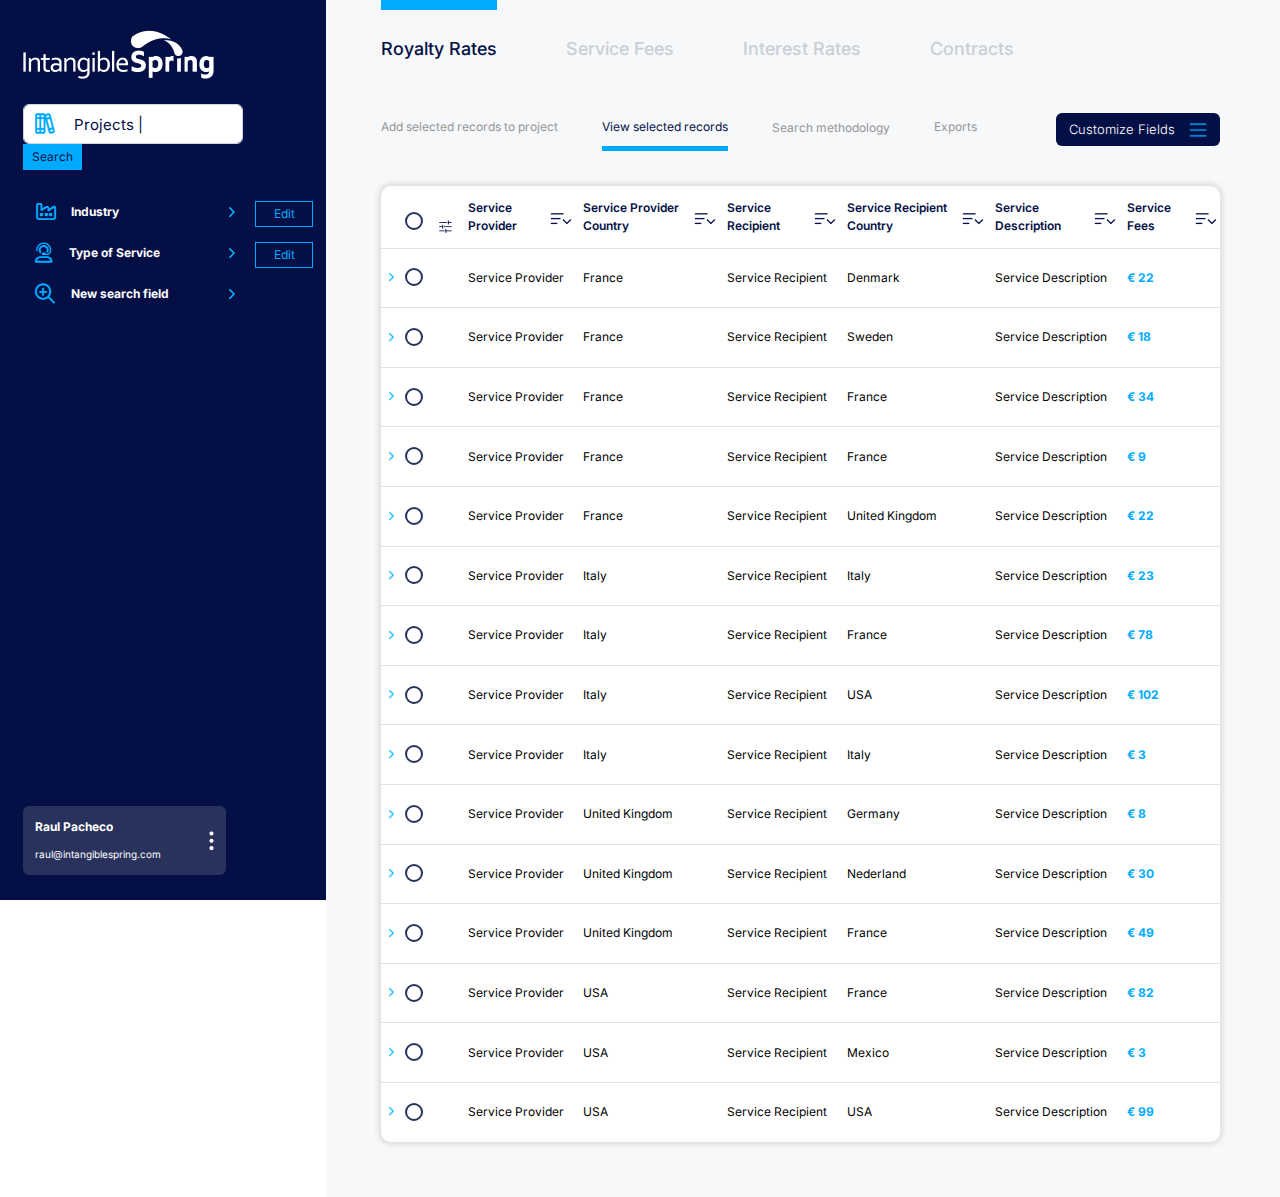
<file: index.html>
<!DOCTYPE html>
<html class="no-js" lang="en">

<head>
  <meta charset="utf-8" />
  <meta http-equiv="X-UA-Compatible" content="IE=edge" />
  <meta name="robots" content="noindex, follow" />
  <meta name="viewport" content="width=device-width, initial-scale=1">
  <meta name="description" content="" />

  <!-- Site Title -->
  <title>IntangibleSpring</title>

  <!-- Favicon -->
  <link rel="website icon" type="svg" href="assets/img/icon.svg" />

  <link rel="canonical" href="https://yourwebsite.com/">

  <!-- CSS	   
  ============================================ -->
  <!-- Bootstrap.css -->
  <link rel="stylesheet" href="assets/css/bootstrap-5.2.2.min.css" />

  <!-- fontawesome.css -->
  <link rel="stylesheet" href="assets/css/font-awesome-pro.css" />

  <!-- NiceSelect -->
  <link rel="stylesheet" href="assets/css/nice-select.css" />

  <!-- Style.css -->
  <link rel="stylesheet" href="assets/css/main.css" />

  <!-- Responsive.css -->
  <link rel="stylesheet" href="assets/css/responsive.css" />

  <!-- Modernizr.js -->
  <script src="assets/js/vendor/modernizr-3.5.0.min.js"></script>
</head>

<body class="">

  <!-- Main Container CSS Starts -->
  <div class="main-container d-flex flex-wrap">
    <!-- Sidebar Area CSS Starts -->
    <div class="sidebar-area d-flex flex-column">
      <div class="logo-box">
        <img src="assets/img/logo/logo.png" alt="">
      </div>

      <div class="search-box d-flex flex-wrap align-items-center">
        <div class="input-box">
          <input type="text" class="form-control" placeholder="Projects |">
          <span class="icon"><i class="far fa-books"></i></span>

          <div class="focus-box">
            <div class="sort-by">
              <span>Sort by: <a class="date" href="#">Date</a> | <a class="name" href="#">Name</a></span>
            </div>
            <ul class="search-list">
              <li>Project 1 <span><a class="rename" href="#">Rename </a> | <a class="delete" href="#">Delete</a></span>
              </li>
              <li>Project 2</li>
              <li>Project 3</li>
            </ul>
          </div>
        </div>
        <button type="submit" class="btn button-primary">Search</button>
      </div>

      <div class="filter-box d-flex flex-wrap">
        <div class="left-area">
          <div class="filter-title d-flex flex-wrap align-items-center">
            <span class="icon-left"><i class="far fa-industry-alt"></i></span>
            Industry <img src="assets/img/icons/arrow-right.png" class="icon-right" alt="">
          </div>
          <div class="filter-body">
            <div class="filter-sub-item">
              <div class="filter-sub-title d-flex flex-wrap align-items-center">
                Include
                <!-- <img src="assets/img/icons/arrow-right.png" class="icon-right" alt=""> -->
              </div>
              <div class="filter-sub-body">
                <div class="radio-item">
                  <!-- <input type="radio" id="menegment" name="" value="Menegment"> -->
                  <label for="menegment">Menegment</label>
                </div>
              </div>
            </div>

            <div class="filter-sub-item">
              <div class="filter-sub-title d-flex flex-wrap align-items-center">
                Exclude
                <!-- <img src="assets/img/icons/arrow-right.png" class="icon-right" alt=""> -->
              </div>
              <div class="filter-sub-body">
                <div class="radio-item">
                  <!-- <input type="radio" id="none" name="exclude" value="None"> -->
                  <label for="none">None</label>
                </div>
                <div class="radio-item">
                  <!-- <input type="radio" id="menegment2" name="exclude" value="Menegment"> -->
                  <label for="menegment2">Menegment</label>
                </div>
              </div>
            </div>
          </div>
        </div>
        <div class="right-area">
          <button class="btn button-secondary edit-btn" data-bs-toggle="modal"
            data-bs-target="#searchResult">Edit</button>
        </div>
      </div>

      <div class="filter-box d-flex flex-wrap">
        <div class="left-area">
          <div class="filter-title d-flex flex-wrap align-items-center">
            <span class="icon-left"><i class="far fa-user-headset"></i></span>
            Type of Service <img src="assets/img/icons/arrow-right.png" class="icon-right" alt="">
          </div>
          <div class="filter-body">
            <div class="filter-sub-item">
              <div class="filter-sub-title d-flex flex-wrap align-items-center">
                Include
                <!-- <img src="assets/img/icons/arrow-right.png" class="icon-right" alt=""> -->
              </div>
              <div class="filter-sub-body">
                <div class="radio-item">
                  <!-- <input type="radio" id="menegment" name="" value="Menegment"> -->
                  <label for="menegment">Menegment</label>
                </div>
              </div>
            </div>

            <div class="filter-sub-item">
              <div class="filter-sub-title d-flex flex-wrap align-items-center">
                Exclude
                <!-- <img src="assets/img/icons/arrow-right.png" class="icon-right" alt=""> -->
              </div>
              <div class="filter-sub-body">
                <div class="radio-item">
                  <!-- <input type="radio" id="none" name="exclude" value="None"> -->
                  <label for="none">None</label>
                </div>
                <div class="radio-item">
                  <!-- <input type="radio" id="menegment2" name="exclude" value="Menegment"> -->
                  <label for="menegment2">Menegment</label>
                </div>
              </div>
            </div>
          </div>
        </div>
        <div class="right-area">
          <button class="btn button-secondary edit-btn" data-bs-toggle="modal"
            data-bs-target="#searchResult">Edit</button>
        </div>
      </div>

      <div class="filter-dropdown-box filter-dropdown-box-1">
        <div class="filter-box d-flex flex-wrap">
          <div class="left-area">
            <div class="filter-title d-flex flex-wrap align-items-center">
              <span class="icon-left add-field"><i class="far fa-search-plus"></i></span>
              New search field <img src="assets/img/icons/arrow-right.png" class="icon-right" alt="">

              <div class="add-search-field">
                <div class="field-parent">
                  <div class="content">
                    <span class="title">SIC Code</span>
                    <span class="arrow"><img src="./assets/img/icons/long-arrow.png" alt=""></span>
                  </div>

                  <div class="include animate slide-left delay-3">
                    <div class="content">
                      <span class="title">Include</span>
                      <span class="arrow"><img src="./assets/img/icons/long-arrow.png" alt=""></span>
                    </div>

                    <div class="search-keyword-box">
                      <div class="search-keyword-box-wrap">
                        <div class="keyword-box-header">
                          <span class="title">Search</span>
                        </div>
                        <form action="#" class="search-box">
                          <input type="search" name="search" id="search" placeholder="Search keywords |">

                          <a href="#" class="select">Select All</a>
                        </form>
                        <div class="checkbox-box">
                          <div class="checkbox-group">
                            <input type="checkbox" name="box1" id="box1">
                            <label for="box1">Agricultural Production Crops (0100)</label>
                          </div>
                          <div class="checkbox-group">
                            <input type="checkbox" name="box2" id="box2">
                            <label for="box2">Ornamental Dloriculture and Nursery (0181)</label>
                          </div>
                          <div class="checkbox-group">
                            <input type="checkbox" name="box3" id="box3">
                            <label for="box3">Agriculture production livestock and animal (0200)</label>
                          </div>
                          <div class="checkbox-group">
                            <input type="checkbox" name="box4" id="box4">
                            <label for="box4">Animal Agriculture (0273)</label>
                          </div>
                          <div class="checkbox-group">
                            <input type="checkbox" name="box5" id="box5">
                            <label for="box5">Soil Preparation Services (0711)</label>
                          </div>
                          <div class="checkbox-group">
                            <input type="checkbox" name="box6" id="box6">
                            <label for="box6">Veterinary Services for Animal Specialities (0742)</label>
                          </div>
                          <div class="checkbox-group">
                            <input type="checkbox" name="box7" id="box7">
                            <label for="box7">Agriculture production livestock and animal (0200)</label>
                          </div>
                        </div>
                        <div class="keyword-box-bottom">
                          <div class="btn-group">
                            <a href="#" class="btn button-secondary cancel_btn">Cancel</a>
                            <a href="#" class="btn button-primary">Ok</a>
                          </div>
                        </div>
                      </div>
                    </div>
                  </div>
                </div>
              </div>
            </div>
            <div class="filter-body">
              <div class="filter-sub-item">
                <div class="new-search-field d-flex flex-wrap align-items-center">
                  Advanced Search <span class="icon-right">+</span>
                </div>

                <div class="search-keyword-box">
                  <div class="search-keyword-box-wrap">
                    <div class="keyword-box-header">
                      <span class="title">SIC Code</span>
                      <span class="close">&#10005;</span>
                    </div>
                    <form action="#" class="search-box">
                      <input type="search" name="search" id="search" placeholder="Search keywords |">
                    </form>
                    <div class="checkbox-box">
                      <div class="checkbox-group">
                        <input type="checkbox" name="box1" id="box1">
                        <label for="box1">Ornamental Floriculture and Nursery (0181)</label>
                      </div>
                      <div class="checkbox-group">
                        <input type="checkbox" name="box2" id="box2">
                        <label for="box2">Lorem ipsum dolor sit amet consectetuer</label>
                      </div>
                      <div class="checkbox-group">
                        <input type="checkbox" name="box3" id="box3">
                        <label for="box3">Magna aliquam erat volutpat</label>
                      </div>
                      <div class="checkbox-group">
                        <input type="checkbox" name="box4" id="box4">
                        <label for="box4">Lorem ipsum dolor sit amet consectetuer</label>
                      </div>
                      <div class="checkbox-group">
                        <input type="checkbox" name="box5" id="box5">
                        <label for="box5">Ornamental Floriculture and Nursery (0181)</label>
                      </div>
                    </div>
                  </div>
                </div>
              </div>

              <div class="filter-sub-item">
                <div class="new-search-field d-flex flex-wrap align-items-center">
                  Agreement Title <span class="icon-right">+</span>
                </div>

                <div class="search-keyword-box">
                  <div class="search-keyword-box-wrap">
                    <div class="keyword-box-header">
                      <span class="title">SIC Code</span>
                      <span class="close">&#10005;</span>
                    </div>
                    <form action="#" class="search-box">
                      <input type="search" name="search" id="search" placeholder="Search keywords |">
                    </form>
                    <div class="checkbox-box">
                      <div class="checkbox-group">
                        <input type="checkbox" name="box1" id="box1">
                        <label for="box1">Ornamental Floriculture and Nursery (0181)</label>
                      </div>
                      <div class="checkbox-group">
                        <input type="checkbox" name="box2" id="box2">
                        <label for="box2">Lorem ipsum dolor sit amet consectetuer</label>
                      </div>
                      <div class="checkbox-group">
                        <input type="checkbox" name="box3" id="box3">
                        <label for="box3">Magna aliquam erat volutpat</label>
                      </div>
                      <div class="checkbox-group">
                        <input type="checkbox" name="box4" id="box4">
                        <label for="box4">Lorem ipsum dolor sit amet consectetuer</label>
                      </div>
                      <div class="checkbox-group">
                        <input type="checkbox" name="box5" id="box5">
                        <label for="box5">Ornamental Floriculture and Nursery (0181)</label>
                      </div>
                    </div>
                  </div>
                </div>
              </div>

              <div class="filter-sub-item">
                <div class="new-search-field d-flex flex-wrap align-items-center">
                  Automatic Renewal <span class="icon-right">+</span>
                </div>

                <div class="search-keyword-box">
                  <div class="search-keyword-box-wrap">
                    <div class="keyword-box-header">
                      <span class="title">SIC Code</span>
                      <span class="close">&#10005;</span>
                    </div>
                    <form action="#" class="search-box">
                      <input type="search" name="search" id="search" placeholder="Search keywords |">
                    </form>
                    <div class="checkbox-box">
                      <div class="checkbox-group">
                        <input type="checkbox" name="box1" id="box1">
                        <label for="box1">Ornamental Floriculture and Nursery (0181)</label>
                      </div>
                      <div class="checkbox-group">
                        <input type="checkbox" name="box2" id="box2">
                        <label for="box2">Lorem ipsum dolor sit amet consectetuer</label>
                      </div>
                      <div class="checkbox-group">
                        <input type="checkbox" name="box3" id="box3">
                        <label for="box3">Magna aliquam erat volutpat</label>
                      </div>
                      <div class="checkbox-group">
                        <input type="checkbox" name="box4" id="box4">
                        <label for="box4">Lorem ipsum dolor sit amet consectetuer</label>
                      </div>
                      <div class="checkbox-group">
                        <input type="checkbox" name="box5" id="box5">
                        <label for="box5">Ornamental Floriculture and Nursery (0181)</label>
                      </div>
                    </div>
                  </div>
                </div>
              </div>

              <div class="filter-sub-item">
                <div class="new-search-field d-flex flex-wrap align-items-center">
                  Company <span class="icon-right">+</span>
                </div>

                <div class="search-keyword-box">
                  <div class="search-keyword-box-wrap">
                    <div class="keyword-box-header">
                      <span class="title">SIC Code</span>
                      <span class="close">&#10005;</span>
                    </div>
                    <form action="#" class="search-box">
                      <input type="search" name="search" id="search" placeholder="Search keywords |">
                    </form>
                    <div class="checkbox-box">
                      <div class="checkbox-group">
                        <input type="checkbox" name="box1" id="box1">
                        <label for="box1">Ornamental Floriculture and Nursery (0181)</label>
                      </div>
                      <div class="checkbox-group">
                        <input type="checkbox" name="box2" id="box2">
                        <label for="box2">Lorem ipsum dolor sit amet consectetuer</label>
                      </div>
                      <div class="checkbox-group">
                        <input type="checkbox" name="box3" id="box3">
                        <label for="box3">Magna aliquam erat volutpat</label>
                      </div>
                      <div class="checkbox-group">
                        <input type="checkbox" name="box4" id="box4">
                        <label for="box4">Lorem ipsum dolor sit amet consectetuer</label>
                      </div>
                      <div class="checkbox-group">
                        <input type="checkbox" name="box5" id="box5">
                        <label for="box5">Ornamental Floriculture and Nursery (0181)</label>
                      </div>
                    </div>
                  </div>
                </div>
              </div>

              <div class="filter-sub-item">
                <div class="new-search-field d-flex flex-wrap align-items-center">
                  DEMPE <span class="icon-right">+</span>
                </div>

                <div class="search-keyword-box">
                  <div class="search-keyword-box-wrap">
                    <div class="keyword-box-header">
                      <span class="title">SIC Code</span>
                      <span class="close">&#10005;</span>
                    </div>
                    <form action="#" class="search-box">
                      <input type="search" name="search" id="search" placeholder="Search keywords |">
                    </form>
                    <div class="checkbox-box">
                      <div class="checkbox-group">
                        <input type="checkbox" name="box1" id="box1">
                        <label for="box1">Ornamental Floriculture and Nursery (0181)</label>
                      </div>
                      <div class="checkbox-group">
                        <input type="checkbox" name="box2" id="box2">
                        <label for="box2">Lorem ipsum dolor sit amet consectetuer</label>
                      </div>
                      <div class="checkbox-group">
                        <input type="checkbox" name="box3" id="box3">
                        <label for="box3">Magna aliquam erat volutpat</label>
                      </div>
                      <div class="checkbox-group">
                        <input type="checkbox" name="box4" id="box4">
                        <label for="box4">Lorem ipsum dolor sit amet consectetuer</label>
                      </div>
                      <div class="checkbox-group">
                        <input type="checkbox" name="box5" id="box5">
                        <label for="box5">Ornamental Floriculture and Nursery (0181)</label>
                      </div>
                    </div>
                  </div>
                </div>
              </div>

              <div class="filter-sub-item">
                <div class="new-search-field d-flex flex-wrap align-items-center">
                  Entity's Country <span class="icon-right">+</span>
                </div>

                <div class="search-keyword-box">
                  <div class="search-keyword-box-wrap">
                    <div class="keyword-box-header">
                      <span class="title">SIC Code</span>
                      <span class="close">&#10005;</span>
                    </div>
                    <form action="#" class="search-box">
                      <input type="search" name="search" id="search" placeholder="Search keywords |">
                    </form>
                    <div class="checkbox-box">
                      <div class="checkbox-group">
                        <input type="checkbox" name="box1" id="box1">
                        <label for="box1">Ornamental Floriculture and Nursery (0181)</label>
                      </div>
                      <div class="checkbox-group">
                        <input type="checkbox" name="box2" id="box2">
                        <label for="box2">Lorem ipsum dolor sit amet consectetuer</label>
                      </div>
                      <div class="checkbox-group">
                        <input type="checkbox" name="box3" id="box3">
                        <label for="box3">Magna aliquam erat volutpat</label>
                      </div>
                      <div class="checkbox-group">
                        <input type="checkbox" name="box4" id="box4">
                        <label for="box4">Lorem ipsum dolor sit amet consectetuer</label>
                      </div>
                      <div class="checkbox-group">
                        <input type="checkbox" name="box5" id="box5">
                        <label for="box5">Ornamental Floriculture and Nursery (0181)</label>
                      </div>
                    </div>
                  </div>
                </div>
              </div>

              <div class="filter-sub-item">
                <div class="new-search-field d-flex flex-wrap align-items-center">
                  Exclusivity <span class="icon-right">+</span>
                </div>

                <div class="search-keyword-box">
                  <div class="search-keyword-box-wrap">
                    <div class="keyword-box-header">
                      <span class="title">SIC Code</span>
                      <span class="close">&#10005;</span>
                    </div>
                    <form action="#" class="search-box">
                      <input type="search" name="search" id="search" placeholder="Search keywords |">
                    </form>
                    <div class="checkbox-box">
                      <div class="checkbox-group">
                        <input type="checkbox" name="box1" id="box1">
                        <label for="box1">Ornamental Floriculture and Nursery (0181)</label>
                      </div>
                      <div class="checkbox-group">
                        <input type="checkbox" name="box2" id="box2">
                        <label for="box2">Lorem ipsum dolor sit amet consectetuer</label>
                      </div>
                      <div class="checkbox-group">
                        <input type="checkbox" name="box3" id="box3">
                        <label for="box3">Magna aliquam erat volutpat</label>
                      </div>
                      <div class="checkbox-group">
                        <input type="checkbox" name="box4" id="box4">
                        <label for="box4">Lorem ipsum dolor sit amet consectetuer</label>
                      </div>
                      <div class="checkbox-group">
                        <input type="checkbox" name="box5" id="box5">
                        <label for="box5">Ornamental Floriculture and Nursery (0181)</label>
                      </div>
                    </div>
                  </div>
                </div>
              </div>

              <div class="filter-sub-item">
                <div class="new-search-field d-flex flex-wrap align-items-center">
                  Expired Agreements <span class="icon-right">+</span>
                </div>

                <div class="search-keyword-box">
                  <div class="search-keyword-box-wrap">
                    <div class="keyword-box-header">
                      <span class="title">SIC Code</span>
                      <span class="close">&#10005;</span>
                    </div>
                    <form action="#" class="search-box">
                      <input type="search" name="search" id="search" placeholder="Search keywords |">
                    </form>
                    <div class="checkbox-box">
                      <div class="checkbox-group">
                        <input type="checkbox" name="box1" id="box1">
                        <label for="box1">Ornamental Floriculture and Nursery (0181)</label>
                      </div>
                      <div class="checkbox-group">
                        <input type="checkbox" name="box2" id="box2">
                        <label for="box2">Lorem ipsum dolor sit amet consectetuer</label>
                      </div>
                      <div class="checkbox-group">
                        <input type="checkbox" name="box3" id="box3">
                        <label for="box3">Magna aliquam erat volutpat</label>
                      </div>
                      <div class="checkbox-group">
                        <input type="checkbox" name="box4" id="box4">
                        <label for="box4">Lorem ipsum dolor sit amet consectetuer</label>
                      </div>
                      <div class="checkbox-group">
                        <input type="checkbox" name="box5" id="box5">
                        <label for="box5">Ornamental Floriculture and Nursery (0181)</label>
                      </div>
                    </div>
                  </div>
                </div>
              </div>

              <div class="filter-sub-item">
                <div class="new-search-field d-flex flex-wrap align-items-center">
                  Filer's SIC <span class="icon-right">+</span>
                </div>

                <div class="search-keyword-box">
                  <div class="search-keyword-box-wrap">
                    <div class="keyword-box-header">
                      <span class="title">SIC Code</span>
                      <span class="close">&#10005;</span>
                    </div>
                    <form action="#" class="search-box">
                      <input type="search" name="search" id="search" placeholder="Search keywords |">
                    </form>
                    <div class="checkbox-box">
                      <div class="checkbox-group">
                        <input type="checkbox" name="box1" id="box1">
                        <label for="box1">Ornamental Floriculture and Nursery (0181)</label>
                      </div>
                      <div class="checkbox-group">
                        <input type="checkbox" name="box2" id="box2">
                        <label for="box2">Lorem ipsum dolor sit amet consectetuer</label>
                      </div>
                      <div class="checkbox-group">
                        <input type="checkbox" name="box3" id="box3">
                        <label for="box3">Magna aliquam erat volutpat</label>
                      </div>
                      <div class="checkbox-group">
                        <input type="checkbox" name="box4" id="box4">
                        <label for="box4">Lorem ipsum dolor sit amet consectetuer</label>
                      </div>
                      <div class="checkbox-group">
                        <input type="checkbox" name="box5" id="box5">
                        <label for="box5">Ornamental Floriculture and Nursery (0181)</label>
                      </div>
                    </div>
                  </div>
                </div>
              </div>

              <div class="filter-sub-item">
                <div class="new-search-field d-flex flex-wrap align-items-center">
                  Geographic Region <span class="icon-right">+</span>
                </div>

                <div class="search-keyword-box">
                  <div class="search-keyword-box-wrap">
                    <div class="keyword-box-header">
                      <span class="title">SIC Code</span>
                      <span class="close">&#10005;</span>
                    </div>
                    <form action="#" class="search-box">
                      <input type="search" name="search" id="search" placeholder="Search keywords |">
                    </form>
                    <div class="checkbox-box">
                      <div class="checkbox-group">
                        <input type="checkbox" name="box1" id="box1">
                        <label for="box1">Ornamental Floriculture and Nursery (0181)</label>
                      </div>
                      <div class="checkbox-group">
                        <input type="checkbox" name="box2" id="box2">
                        <label for="box2">Lorem ipsum dolor sit amet consectetuer</label>
                      </div>
                      <div class="checkbox-group">
                        <input type="checkbox" name="box3" id="box3">
                        <label for="box3">Magna aliquam erat volutpat</label>
                      </div>
                      <div class="checkbox-group">
                        <input type="checkbox" name="box4" id="box4">
                        <label for="box4">Lorem ipsum dolor sit amet consectetuer</label>
                      </div>
                      <div class="checkbox-group">
                        <input type="checkbox" name="box5" id="box5">
                        <label for="box5">Ornamental Floriculture and Nursery (0181)</label>
                      </div>
                    </div>
                  </div>
                </div>
              </div>

              <div class="filter-sub-item">
                <div class="new-search-field d-flex flex-wrap align-items-center">
                  Industry <span class="icon-right">+</span>
                </div>

                <div class="search-keyword-box">
                  <div class="search-keyword-box-wrap">
                    <div class="keyword-box-header">
                      <span class="title">SIC Code</span>
                      <span class="close">&#10005;</span>
                    </div>
                    <form action="#" class="search-box">
                      <input type="search" name="search" id="search" placeholder="Search keywords |">
                    </form>
                    <div class="checkbox-box">
                      <div class="checkbox-group">
                        <input type="checkbox" name="box1" id="box1">
                        <label for="box1">Ornamental Floriculture and Nursery (0181)</label>
                      </div>
                      <div class="checkbox-group">
                        <input type="checkbox" name="box2" id="box2">
                        <label for="box2">Lorem ipsum dolor sit amet consectetuer</label>
                      </div>
                      <div class="checkbox-group">
                        <input type="checkbox" name="box3" id="box3">
                        <label for="box3">Magna aliquam erat volutpat</label>
                      </div>
                      <div class="checkbox-group">
                        <input type="checkbox" name="box4" id="box4">
                        <label for="box4">Lorem ipsum dolor sit amet consectetuer</label>
                      </div>
                      <div class="checkbox-group">
                        <input type="checkbox" name="box5" id="box5">
                        <label for="box5">Ornamental Floriculture and Nursery (0181)</label>
                      </div>
                    </div>
                  </div>
                </div>
              </div>

              <div class="filter-sub-item">
                <div class="new-search-field d-flex flex-wrap align-items-center">
                  Keyword <span class="icon-right">+</span>
                </div>

                <div class="search-keyword-box">
                  <div class="search-keyword-box-wrap">
                    <div class="keyword-box-header">
                      <span class="title">SIC Code</span>
                      <span class="close">&#10005;</span>
                    </div>
                    <form action="#" class="search-box">
                      <input type="search" name="search" id="search" placeholder="Search keywords |">
                    </form>
                    <div class="checkbox-box">
                      <div class="checkbox-group">
                        <input type="checkbox" name="box1" id="box1">
                        <label for="box1">Ornamental Floriculture and Nursery (0181)</label>
                      </div>
                      <div class="checkbox-group">
                        <input type="checkbox" name="box2" id="box2">
                        <label for="box2">Lorem ipsum dolor sit amet consectetuer</label>
                      </div>
                      <div class="checkbox-group">
                        <input type="checkbox" name="box3" id="box3">
                        <label for="box3">Magna aliquam erat volutpat</label>
                      </div>
                      <div class="checkbox-group">
                        <input type="checkbox" name="box4" id="box4">
                        <label for="box4">Lorem ipsum dolor sit amet consectetuer</label>
                      </div>
                      <div class="checkbox-group">
                        <input type="checkbox" name="box5" id="box5">
                        <label for="box5">Ornamental Floriculture and Nursery (0181)</label>
                      </div>
                    </div>
                  </div>
                </div>
              </div>

              <div class="filter-sub-item">
                <div class="new-search-field d-flex flex-wrap align-items-center">
                  License Date <span class="icon-right">+</span>
                </div>

                <div class="search-keyword-box">
                  <div class="search-keyword-box-wrap">
                    <div class="keyword-box-header">
                      <span class="title">SIC Code</span>
                      <span class="close">&#10005;</span>
                    </div>
                    <form action="#" class="search-box">
                      <input type="search" name="search" id="search" placeholder="Search keywords |">
                    </form>
                    <div class="checkbox-box">
                      <div class="checkbox-group">
                        <input type="checkbox" name="box1" id="box1">
                        <label for="box1">Ornamental Floriculture and Nursery (0181)</label>
                      </div>
                      <div class="checkbox-group">
                        <input type="checkbox" name="box2" id="box2">
                        <label for="box2">Lorem ipsum dolor sit amet consectetuer</label>
                      </div>
                      <div class="checkbox-group">
                        <input type="checkbox" name="box3" id="box3">
                        <label for="box3">Magna aliquam erat volutpat</label>
                      </div>
                      <div class="checkbox-group">
                        <input type="checkbox" name="box4" id="box4">
                        <label for="box4">Lorem ipsum dolor sit amet consectetuer</label>
                      </div>
                      <div class="checkbox-group">
                        <input type="checkbox" name="box5" id="box5">
                        <label for="box5">Ornamental Floriculture and Nursery (0181)</label>
                      </div>
                    </div>
                  </div>
                </div>
              </div>

              <div class="filter-sub-item">
                <div class="new-search-field d-flex flex-wrap align-items-center">
                  License Rights <span class="icon-right">+</span>
                </div>

                <div class="search-keyword-box">
                  <div class="search-keyword-box-wrap">
                    <div class="keyword-box-header">
                      <span class="title">SIC Code</span>
                      <span class="close">&#10005;</span>
                    </div>
                    <form action="#" class="search-box">
                      <input type="search" name="search" id="search" placeholder="Search keywords |">
                    </form>
                    <div class="checkbox-box">
                      <div class="checkbox-group">
                        <input type="checkbox" name="box1" id="box1">
                        <label for="box1">Ornamental Floriculture and Nursery (0181)</label>
                      </div>
                      <div class="checkbox-group">
                        <input type="checkbox" name="box2" id="box2">
                        <label for="box2">Lorem ipsum dolor sit amet consectetuer</label>
                      </div>
                      <div class="checkbox-group">
                        <input type="checkbox" name="box3" id="box3">
                        <label for="box3">Magna aliquam erat volutpat</label>
                      </div>
                      <div class="checkbox-group">
                        <input type="checkbox" name="box4" id="box4">
                        <label for="box4">Lorem ipsum dolor sit amet consectetuer</label>
                      </div>
                      <div class="checkbox-group">
                        <input type="checkbox" name="box5" id="box5">
                        <label for="box5">Ornamental Floriculture and Nursery (0181)</label>
                      </div>
                    </div>
                  </div>
                </div>
              </div>

              <div class="filter-sub-item">
                <div class="new-search-field d-flex flex-wrap align-items-center">
                  Milestone Type <span class="icon-right">+</span>
                </div>

                <div class="search-keyword-box">
                  <div class="search-keyword-box-wrap">
                    <div class="keyword-box-header">
                      <span class="title">SIC Code</span>
                      <span class="close">&#10005;</span>
                    </div>
                    <form action="#" class="search-box">
                      <input type="search" name="search" id="search" placeholder="Search keywords |">
                    </form>
                    <div class="checkbox-box">
                      <div class="checkbox-group">
                        <input type="checkbox" name="box1" id="box1">
                        <label for="box1">Ornamental Floriculture and Nursery (0181)</label>
                      </div>
                      <div class="checkbox-group">
                        <input type="checkbox" name="box2" id="box2">
                        <label for="box2">Lorem ipsum dolor sit amet consectetuer</label>
                      </div>
                      <div class="checkbox-group">
                        <input type="checkbox" name="box3" id="box3">
                        <label for="box3">Magna aliquam erat volutpat</label>
                      </div>
                      <div class="checkbox-group">
                        <input type="checkbox" name="box4" id="box4">
                        <label for="box4">Lorem ipsum dolor sit amet consectetuer</label>
                      </div>
                      <div class="checkbox-group">
                        <input type="checkbox" name="box5" id="box5">
                        <label for="box5">Ornamental Floriculture and Nursery (0181)</label>
                      </div>
                    </div>
                  </div>
                </div>
              </div>

              <div class="filter-sub-item">
                <div class="new-search-field d-flex flex-wrap align-items-center">
                  Normalized Base <span class="icon-right">+</span>
                </div>

                <div class="search-keyword-box">
                  <div class="search-keyword-box-wrap">
                    <div class="keyword-box-header">
                      <span class="title">SIC Code</span>
                      <span class="close">&#10005;</span>
                    </div>
                    <form action="#" class="search-box">
                      <input type="search" name="search" id="search" placeholder="Search keywords |">
                    </form>
                    <div class="checkbox-box">
                      <div class="checkbox-group">
                        <input type="checkbox" name="box1" id="box1">
                        <label for="box1">Ornamental Floriculture and Nursery (0181)</label>
                      </div>
                      <div class="checkbox-group">
                        <input type="checkbox" name="box2" id="box2">
                        <label for="box2">Lorem ipsum dolor sit amet consectetuer</label>
                      </div>
                      <div class="checkbox-group">
                        <input type="checkbox" name="box3" id="box3">
                        <label for="box3">Magna aliquam erat volutpat</label>
                      </div>
                      <div class="checkbox-group">
                        <input type="checkbox" name="box4" id="box4">
                        <label for="box4">Lorem ipsum dolor sit amet consectetuer</label>
                      </div>
                      <div class="checkbox-group">
                        <input type="checkbox" name="box5" id="box5">
                        <label for="box5">Ornamental Floriculture and Nursery (0181)</label>
                      </div>
                    </div>
                  </div>
                </div>
              </div>

              <div class="filter-sub-item">
                <div class="new-search-field d-flex flex-wrap align-items-center">
                  Other Payments <span class="icon-right">+</span>
                </div>

                <div class="search-keyword-box">
                  <div class="search-keyword-box-wrap">
                    <div class="keyword-box-header">
                      <span class="title">SIC Code</span>
                      <span class="close">&#10005;</span>
                    </div>
                    <form action="#" class="search-box">
                      <input type="search" name="search" id="search" placeholder="Search keywords |">
                    </form>
                    <div class="checkbox-box">
                      <div class="checkbox-group">
                        <input type="checkbox" name="box1" id="box1">
                        <label for="box1">Ornamental Floriculture and Nursery (0181)</label>
                      </div>
                      <div class="checkbox-group">
                        <input type="checkbox" name="box2" id="box2">
                        <label for="box2">Lorem ipsum dolor sit amet consectetuer</label>
                      </div>
                      <div class="checkbox-group">
                        <input type="checkbox" name="box3" id="box3">
                        <label for="box3">Magna aliquam erat volutpat</label>
                      </div>
                      <div class="checkbox-group">
                        <input type="checkbox" name="box4" id="box4">
                        <label for="box4">Lorem ipsum dolor sit amet consectetuer</label>
                      </div>
                      <div class="checkbox-group">
                        <input type="checkbox" name="box5" id="box5">
                        <label for="box5">Ornamental Floriculture and Nursery (0181)</label>
                      </div>
                    </div>
                  </div>
                </div>
              </div>

              <div class="filter-sub-item">
                <div class="new-search-field d-flex flex-wrap align-items-center">
                  Perpetual Term <span class="icon-right">+</span>
                </div>

                <div class="search-keyword-box">
                  <div class="search-keyword-box-wrap">
                    <div class="keyword-box-header">
                      <span class="title">SIC Code</span>
                      <span class="close">&#10005;</span>
                    </div>
                    <form action="#" class="search-box">
                      <input type="search" name="search" id="search" placeholder="Search keywords |">
                    </form>
                    <div class="checkbox-box">
                      <div class="checkbox-group">
                        <input type="checkbox" name="box1" id="box1">
                        <label for="box1">Ornamental Floriculture and Nursery (0181)</label>
                      </div>
                      <div class="checkbox-group">
                        <input type="checkbox" name="box2" id="box2">
                        <label for="box2">Lorem ipsum dolor sit amet consectetuer</label>
                      </div>
                      <div class="checkbox-group">
                        <input type="checkbox" name="box3" id="box3">
                        <label for="box3">Magna aliquam erat volutpat</label>
                      </div>
                      <div class="checkbox-group">
                        <input type="checkbox" name="box4" id="box4">
                        <label for="box4">Lorem ipsum dolor sit amet consectetuer</label>
                      </div>
                      <div class="checkbox-group">
                        <input type="checkbox" name="box5" id="box5">
                        <label for="box5">Ornamental Floriculture and Nursery (0181)</label>
                      </div>
                    </div>
                  </div>
                </div>
              </div>

              <div class="filter-sub-item">
                <div class="new-search-field d-flex flex-wrap align-items-center">
                  Ref# <span class="icon-right">+</span>
                </div>

                <div class="search-keyword-box">
                  <div class="search-keyword-box-wrap">
                    <div class="keyword-box-header">
                      <span class="title">SIC Code</span>
                      <span class="close">&#10005;</span>
                    </div>
                    <form action="#" class="search-box">
                      <input type="search" name="search" id="search" placeholder="Search keywords |">
                    </form>
                    <div class="checkbox-box">
                      <div class="checkbox-group">
                        <input type="checkbox" name="box1" id="box1">
                        <label for="box1">Ornamental Floriculture and Nursery (0181)</label>
                      </div>
                      <div class="checkbox-group">
                        <input type="checkbox" name="box2" id="box2">
                        <label for="box2">Lorem ipsum dolor sit amet consectetuer</label>
                      </div>
                      <div class="checkbox-group">
                        <input type="checkbox" name="box3" id="box3">
                        <label for="box3">Magna aliquam erat volutpat</label>
                      </div>
                      <div class="checkbox-group">
                        <input type="checkbox" name="box4" id="box4">
                        <label for="box4">Lorem ipsum dolor sit amet consectetuer</label>
                      </div>
                      <div class="checkbox-group">
                        <input type="checkbox" name="box5" id="box5">
                        <label for="box5">Ornamental Floriculture and Nursery (0181)</label>
                      </div>
                    </div>
                  </div>
                </div>
              </div>

              <div class="filter-sub-item">
                <div class="new-search-field d-flex flex-wrap align-items-center">
                  Related Parties <span class="icon-right">+</span>
                </div>

                <div class="search-keyword-box">
                  <div class="search-keyword-box-wrap">
                    <div class="keyword-box-header">
                      <span class="title">SIC Code</span>
                      <span class="close">&#10005;</span>
                    </div>
                    <form action="#" class="search-box">
                      <input type="search" name="search" id="search" placeholder="Search keywords |">
                    </form>
                    <div class="checkbox-box">
                      <div class="checkbox-group">
                        <input type="checkbox" name="box1" id="box1">
                        <label for="box1">Ornamental Floriculture and Nursery (0181)</label>
                      </div>
                      <div class="checkbox-group">
                        <input type="checkbox" name="box2" id="box2">
                        <label for="box2">Lorem ipsum dolor sit amet consectetuer</label>
                      </div>
                      <div class="checkbox-group">
                        <input type="checkbox" name="box3" id="box3">
                        <label for="box3">Magna aliquam erat volutpat</label>
                      </div>
                      <div class="checkbox-group">
                        <input type="checkbox" name="box4" id="box4">
                        <label for="box4">Lorem ipsum dolor sit amet consectetuer</label>
                      </div>
                      <div class="checkbox-group">
                        <input type="checkbox" name="box5" id="box5">
                        <label for="box5">Ornamental Floriculture and Nursery (0181)</label>
                      </div>
                    </div>
                  </div>
                </div>
              </div>

              <div class="filter-sub-item">
                <div class="new-search-field d-flex flex-wrap align-items-center">
                  Royalty Rates <span class="icon-right">+</span>
                </div>

                <div class="search-keyword-box">
                  <div class="search-keyword-box-wrap">
                    <div class="keyword-box-header">
                      <span class="title">SIC Code</span>
                      <span class="close">&#10005;</span>
                    </div>
                    <form action="#" class="search-box">
                      <input type="search" name="search" id="search" placeholder="Search keywords |">
                    </form>
                    <div class="checkbox-box">
                      <div class="checkbox-group">
                        <input type="checkbox" name="box1" id="box1">
                        <label for="box1">Ornamental Floriculture and Nursery (0181)</label>
                      </div>
                      <div class="checkbox-group">
                        <input type="checkbox" name="box2" id="box2">
                        <label for="box2">Lorem ipsum dolor sit amet consectetuer</label>
                      </div>
                      <div class="checkbox-group">
                        <input type="checkbox" name="box3" id="box3">
                        <label for="box3">Magna aliquam erat volutpat</label>
                      </div>
                      <div class="checkbox-group">
                        <input type="checkbox" name="box4" id="box4">
                        <label for="box4">Lorem ipsum dolor sit amet consectetuer</label>
                      </div>
                      <div class="checkbox-group">
                        <input type="checkbox" name="box5" id="box5">
                        <label for="box5">Ornamental Floriculture and Nursery (0181)</label>
                      </div>
                    </div>
                  </div>
                </div>
              </div>

              <div class="filter-sub-item">
                <div class="new-search-field d-flex flex-wrap align-items-center">
                  Textual Base <span class="icon-right">+</span>
                </div>

                <div class="search-keyword-box">
                  <div class="search-keyword-box-wrap">
                    <div class="keyword-box-header">
                      <span class="title">SIC Code</span>
                      <span class="close">&#10005;</span>
                    </div>
                    <form action="#" class="search-box">
                      <input type="search" name="search" id="search" placeholder="Search keywords |">
                    </form>
                    <div class="checkbox-box">
                      <div class="checkbox-group">
                        <input type="checkbox" name="box1" id="box1">
                        <label for="box1">Ornamental Floriculture and Nursery (0181)</label>
                      </div>
                      <div class="checkbox-group">
                        <input type="checkbox" name="box2" id="box2">
                        <label for="box2">Lorem ipsum dolor sit amet consectetuer</label>
                      </div>
                      <div class="checkbox-group">
                        <input type="checkbox" name="box3" id="box3">
                        <label for="box3">Magna aliquam erat volutpat</label>
                      </div>
                      <div class="checkbox-group">
                        <input type="checkbox" name="box4" id="box4">
                        <label for="box4">Lorem ipsum dolor sit amet consectetuer</label>
                      </div>
                      <div class="checkbox-group">
                        <input type="checkbox" name="box5" id="box5">
                        <label for="box5">Ornamental Floriculture and Nursery (0181)</label>
                      </div>
                    </div>
                  </div>
                </div>
              </div>

              <div class="filter-sub-item">
                <div class="new-search-field d-flex flex-wrap align-items-center">
                  Type of IP <span class="icon-right">+</span>
                </div>

                <div class="search-keyword-box">
                  <div class="search-keyword-box-wrap">
                    <div class="keyword-box-header">
                      <span class="title">SIC Code</span>
                      <span class="close">&#10005;</span>
                    </div>
                    <form action="#" class="search-box">
                      <input type="search" name="search" id="search" placeholder="Search keywords |">
                    </form>
                    <div class="checkbox-box">
                      <div class="checkbox-group">
                        <input type="checkbox" name="box1" id="box1">
                        <label for="box1">Ornamental Floriculture and Nursery (0181)</label>
                      </div>
                      <div class="checkbox-group">
                        <input type="checkbox" name="box2" id="box2">
                        <label for="box2">Lorem ipsum dolor sit amet consectetuer</label>
                      </div>
                      <div class="checkbox-group">
                        <input type="checkbox" name="box3" id="box3">
                        <label for="box3">Magna aliquam erat volutpat</label>
                      </div>
                      <div class="checkbox-group">
                        <input type="checkbox" name="box4" id="box4">
                        <label for="box4">Lorem ipsum dolor sit amet consectetuer</label>
                      </div>
                      <div class="checkbox-group">
                        <input type="checkbox" name="box5" id="box5">
                        <label for="box5">Ornamental Floriculture and Nursery (0181)</label>
                      </div>
                    </div>
                  </div>
                </div>
              </div>

            </div>
          </div>
          <!-- <div class="right-area">
            <button class="btn button-secondary edit-btn" data-bs-toggle="modal"
              data-bs-target="#searchResult">Edit</button>
          </div> -->
        </div>
      </div>

      <div class="filter-dropdown-box filter-dropdown-box-2">
        <div class="filter-box d-flex flex-wrap">
          <div class="left-area">
            <div class="filter-title d-flex flex-wrap align-items-center">
              <span class="icon-left add-field"><i class="far fa-search-plus"></i></span>
              New search field <img src="assets/img/icons/arrow-right.png" class="icon-right" alt="">

              <div class="add-search-field">
                <div class="field-parent">
                  <div class="content">
                    <span class="title">SIC Code</span>
                    <span class="arrow"><img src="./assets/img/icons/long-arrow.png" alt=""></span>
                  </div>

                  <div class="include animate slide-left delay-3">
                    <div class="content">
                      <span class="title">Include</span>
                      <span class="arrow"><img src="./assets/img/icons/long-arrow.png" alt=""></span>
                    </div>

                    <div class="search-keyword-box">
                      <div class="search-keyword-box-wrap">
                        <div class="keyword-box-header">
                          <span class="title">Search</span>
                        </div>
                        <form action="#" class="search-box">
                          <input type="search" name="search" id="search" placeholder="Search keywords |">

                          <a href="#" class="select">Select All</a>
                        </form>
                        <div class="checkbox-box">
                          <div class="checkbox-group">
                            <input type="checkbox" name="box1" id="box1">
                            <label for="box1">Agricultural Production Crops (0100)</label>
                          </div>
                          <div class="checkbox-group">
                            <input type="checkbox" name="box2" id="box2">
                            <label for="box2">Ornamental Dloriculture and Nursery (0181)</label>
                          </div>
                          <div class="checkbox-group">
                            <input type="checkbox" name="box3" id="box3">
                            <label for="box3">Agriculture production livestock and animal (0200)</label>
                          </div>
                          <div class="checkbox-group">
                            <input type="checkbox" name="box4" id="box4">
                            <label for="box4">Animal Agriculture (0273)</label>
                          </div>
                          <div class="checkbox-group">
                            <input type="checkbox" name="box5" id="box5">
                            <label for="box5">Soil Preparation Services (0711)</label>
                          </div>
                          <div class="checkbox-group">
                            <input type="checkbox" name="box6" id="box6">
                            <label for="box6">Veterinary Services for Animal Specialities (0742)</label>
                          </div>
                          <div class="checkbox-group">
                            <input type="checkbox" name="box7" id="box7">
                            <label for="box7">Agriculture production livestock and animal (0200)</label>
                          </div>
                        </div>
                        <div class="keyword-box-bottom">
                          <div class="btn-group">
                            <a href="#" class="btn button-secondary cancel_btn">Cancel</a>
                            <a href="#" class="btn button-primary">Ok</a>
                          </div>
                        </div>
                      </div>
                    </div>
                  </div>
                </div>
              </div>
            </div>
            <div class="filter-body">
              <div class="filter-sub-item">
                <div class="new-search-field d-flex flex-wrap align-items-center">
                  Advanced Search <span class="icon-right">+</span>
                </div>

                <div class="search-keyword-box">
                  <div class="search-keyword-box-wrap">
                    <div class="keyword-box-header">
                      <span class="title">SIC Code</span>
                      <span class="close">&#10005;</span>
                    </div>
                    <form action="#" class="search-box">
                      <input type="search" name="search" id="search" placeholder="Search keywords |">
                    </form>
                    <div class="checkbox-box">
                      <div class="checkbox-group">
                        <input type="checkbox" name="box1" id="box1">
                        <label for="box1">Ornamental Floriculture and Nursery (0181)</label>
                      </div>
                      <div class="checkbox-group">
                        <input type="checkbox" name="box2" id="box2">
                        <label for="box2">Lorem ipsum dolor sit amet consectetuer</label>
                      </div>
                      <div class="checkbox-group">
                        <input type="checkbox" name="box3" id="box3">
                        <label for="box3">Magna aliquam erat volutpat</label>
                      </div>
                      <div class="checkbox-group">
                        <input type="checkbox" name="box4" id="box4">
                        <label for="box4">Lorem ipsum dolor sit amet consectetuer</label>
                      </div>
                      <div class="checkbox-group">
                        <input type="checkbox" name="box5" id="box5">
                        <label for="box5">Ornamental Floriculture and Nursery (0181)</label>
                      </div>
                    </div>
                  </div>
                </div>
              </div>

              <div class="filter-sub-item">
                <div class="new-search-field d-flex flex-wrap align-items-center">
                  Agreement Title <span class="icon-right">+</span>
                </div>

                <div class="search-keyword-box">
                  <div class="search-keyword-box-wrap">
                    <div class="keyword-box-header">
                      <span class="title">SIC Code</span>
                      <span class="close">&#10005;</span>
                    </div>
                    <form action="#" class="search-box">
                      <input type="search" name="search" id="search" placeholder="Search keywords |">
                    </form>
                    <div class="checkbox-box">
                      <div class="checkbox-group">
                        <input type="checkbox" name="box1" id="box1">
                        <label for="box1">Ornamental Floriculture and Nursery (0181)</label>
                      </div>
                      <div class="checkbox-group">
                        <input type="checkbox" name="box2" id="box2">
                        <label for="box2">Lorem ipsum dolor sit amet consectetuer</label>
                      </div>
                      <div class="checkbox-group">
                        <input type="checkbox" name="box3" id="box3">
                        <label for="box3">Magna aliquam erat volutpat</label>
                      </div>
                      <div class="checkbox-group">
                        <input type="checkbox" name="box4" id="box4">
                        <label for="box4">Lorem ipsum dolor sit amet consectetuer</label>
                      </div>
                      <div class="checkbox-group">
                        <input type="checkbox" name="box5" id="box5">
                        <label for="box5">Ornamental Floriculture and Nursery (0181)</label>
                      </div>
                    </div>
                  </div>
                </div>
              </div>

              <div class="filter-sub-item">
                <div class="new-search-field d-flex flex-wrap align-items-center">
                  Company <span class="icon-right">+</span>
                </div>

                <div class="search-keyword-box">
                  <div class="search-keyword-box-wrap">
                    <div class="keyword-box-header">
                      <span class="title">SIC Code</span>
                      <span class="close">&#10005;</span>
                    </div>
                    <form action="#" class="search-box">
                      <input type="search" name="search" id="search" placeholder="Search keywords |">
                    </form>
                    <div class="checkbox-box">
                      <div class="checkbox-group">
                        <input type="checkbox" name="box1" id="box1">
                        <label for="box1">Ornamental Floriculture and Nursery (0181)</label>
                      </div>
                      <div class="checkbox-group">
                        <input type="checkbox" name="box2" id="box2">
                        <label for="box2">Lorem ipsum dolor sit amet consectetuer</label>
                      </div>
                      <div class="checkbox-group">
                        <input type="checkbox" name="box3" id="box3">
                        <label for="box3">Magna aliquam erat volutpat</label>
                      </div>
                      <div class="checkbox-group">
                        <input type="checkbox" name="box4" id="box4">
                        <label for="box4">Lorem ipsum dolor sit amet consectetuer</label>
                      </div>
                      <div class="checkbox-group">
                        <input type="checkbox" name="box5" id="box5">
                        <label for="box5">Ornamental Floriculture and Nursery (0181)</label>
                      </div>
                    </div>
                  </div>
                </div>
              </div>

              <div class="filter-sub-item">
                <div class="new-search-field d-flex flex-wrap align-items-center">
                  Year <span class="icon-right">+</span>
                </div>

                <div class="search-keyword-box">
                  <div class="search-keyword-box-wrap">
                    <div class="keyword-box-header">
                      <span class="title">SIC Code</span>
                      <span class="close">&#10005;</span>
                    </div>
                    <form action="#" class="search-box">
                      <input type="search" name="search" id="search" placeholder="Search keywords |">
                    </form>
                    <div class="checkbox-box">
                      <div class="checkbox-group">
                        <input type="checkbox" name="box1" id="box1">
                        <label for="box1">Ornamental Floriculture and Nursery (0181)</label>
                      </div>
                      <div class="checkbox-group">
                        <input type="checkbox" name="box2" id="box2">
                        <label for="box2">Lorem ipsum dolor sit amet consectetuer</label>
                      </div>
                      <div class="checkbox-group">
                        <input type="checkbox" name="box3" id="box3">
                        <label for="box3">Magna aliquam erat volutpat</label>
                      </div>
                      <div class="checkbox-group">
                        <input type="checkbox" name="box4" id="box4">
                        <label for="box4">Lorem ipsum dolor sit amet consectetuer</label>
                      </div>
                      <div class="checkbox-group">
                        <input type="checkbox" name="box5" id="box5">
                        <label for="box5">Ornamental Floriculture and Nursery (0181)</label>
                      </div>
                    </div>
                  </div>
                </div>
              </div>

              <div class="filter-sub-item">
                <div class="new-search-field d-flex flex-wrap align-items-center">
                  Fee Base <span class="icon-right">+</span>
                </div>

                <div class="search-keyword-box">
                  <div class="search-keyword-box-wrap">
                    <div class="keyword-box-header">
                      <span class="title">SIC Code</span>
                      <span class="close">&#10005;</span>
                    </div>
                    <form action="#" class="search-box">
                      <input type="search" name="search" id="search" placeholder="Search keywords |">
                    </form>
                    <div class="checkbox-box">
                      <div class="checkbox-group">
                        <input type="checkbox" name="box1" id="box1">
                        <label for="box1">Ornamental Floriculture and Nursery (0181)</label>
                      </div>
                      <div class="checkbox-group">
                        <input type="checkbox" name="box2" id="box2">
                        <label for="box2">Lorem ipsum dolor sit amet consectetuer</label>
                      </div>
                      <div class="checkbox-group">
                        <input type="checkbox" name="box3" id="box3">
                        <label for="box3">Magna aliquam erat volutpat</label>
                      </div>
                      <div class="checkbox-group">
                        <input type="checkbox" name="box4" id="box4">
                        <label for="box4">Lorem ipsum dolor sit amet consectetuer</label>
                      </div>
                      <div class="checkbox-group">
                        <input type="checkbox" name="box5" id="box5">
                        <label for="box5">Ornamental Floriculture and Nursery (0181)</label>
                      </div>
                    </div>
                  </div>
                </div>
              </div>

              <div class="filter-sub-item">
                <div class="new-search-field d-flex flex-wrap align-items-center">
                  Currency <span class="icon-right">+</span>
                </div>

                <div class="search-keyword-box">
                  <div class="search-keyword-box-wrap">
                    <div class="keyword-box-header">
                      <span class="title">SIC Code</span>
                      <span class="close">&#10005;</span>
                    </div>
                    <form action="#" class="search-box">
                      <input type="search" name="search" id="search" placeholder="Search keywords |">
                    </form>
                    <div class="checkbox-box">
                      <div class="checkbox-group">
                        <input type="checkbox" name="box1" id="box1">
                        <label for="box1">Ornamental Floriculture and Nursery (0181)</label>
                      </div>
                      <div class="checkbox-group">
                        <input type="checkbox" name="box2" id="box2">
                        <label for="box2">Lorem ipsum dolor sit amet consectetuer</label>
                      </div>
                      <div class="checkbox-group">
                        <input type="checkbox" name="box3" id="box3">
                        <label for="box3">Magna aliquam erat volutpat</label>
                      </div>
                      <div class="checkbox-group">
                        <input type="checkbox" name="box4" id="box4">
                        <label for="box4">Lorem ipsum dolor sit amet consectetuer</label>
                      </div>
                      <div class="checkbox-group">
                        <input type="checkbox" name="box5" id="box5">
                        <label for="box5">Ornamental Floriculture and Nursery (0181)</label>
                      </div>
                    </div>
                  </div>
                </div>
              </div>

              <div class="filter-sub-item">
                <div class="new-search-field d-flex flex-wrap align-items-center">
                  Fee Type <span class="icon-right">+</span>
                </div>

                <div class="search-keyword-box">
                  <div class="search-keyword-box-wrap">
                    <div class="keyword-box-header">
                      <span class="title">SIC Code</span>
                      <span class="close">&#10005;</span>
                    </div>
                    <form action="#" class="search-box">
                      <input type="search" name="search" id="search" placeholder="Search keywords |">
                    </form>
                    <div class="checkbox-box">
                      <div class="checkbox-group">
                        <input type="checkbox" name="box1" id="box1">
                        <label for="box1">Ornamental Floriculture and Nursery (0181)</label>
                      </div>
                      <div class="checkbox-group">
                        <input type="checkbox" name="box2" id="box2">
                        <label for="box2">Lorem ipsum dolor sit amet consectetuer</label>
                      </div>
                      <div class="checkbox-group">
                        <input type="checkbox" name="box3" id="box3">
                        <label for="box3">Magna aliquam erat volutpat</label>
                      </div>
                      <div class="checkbox-group">
                        <input type="checkbox" name="box4" id="box4">
                        <label for="box4">Lorem ipsum dolor sit amet consectetuer</label>
                      </div>
                      <div class="checkbox-group">
                        <input type="checkbox" name="box5" id="box5">
                        <label for="box5">Ornamental Floriculture and Nursery (0181)</label>
                      </div>
                    </div>
                  </div>
                </div>
              </div>

              <div class="filter-sub-item">
                <div class="new-search-field d-flex flex-wrap align-items-center">
                  Filer's SIC <span class="icon-right">+</span>
                </div>

                <div class="search-keyword-box">
                  <div class="search-keyword-box-wrap">
                    <div class="keyword-box-header">
                      <span class="title">SIC Code</span>
                      <span class="close">&#10005;</span>
                    </div>
                    <form action="#" class="search-box">
                      <input type="search" name="search" id="search" placeholder="Search keywords |">
                    </form>
                    <div class="checkbox-box">
                      <div class="checkbox-group">
                        <input type="checkbox" name="box1" id="box1">
                        <label for="box1">Ornamental Floriculture and Nursery (0181)</label>
                      </div>
                      <div class="checkbox-group">
                        <input type="checkbox" name="box2" id="box2">
                        <label for="box2">Lorem ipsum dolor sit amet consectetuer</label>
                      </div>
                      <div class="checkbox-group">
                        <input type="checkbox" name="box3" id="box3">
                        <label for="box3">Magna aliquam erat volutpat</label>
                      </div>
                      <div class="checkbox-group">
                        <input type="checkbox" name="box4" id="box4">
                        <label for="box4">Lorem ipsum dolor sit amet consectetuer</label>
                      </div>
                      <div class="checkbox-group">
                        <input type="checkbox" name="box5" id="box5">
                        <label for="box5">Ornamental Floriculture and Nursery (0181)</label>
                      </div>
                    </div>
                  </div>
                </div>
              </div>

              <div class="filter-sub-item">
                <div class="new-search-field d-flex flex-wrap align-items-center">
                  Industry <span class="icon-right">+</span>
                </div>

                <div class="search-keyword-box">
                  <div class="search-keyword-box-wrap">
                    <div class="keyword-box-header">
                      <span class="title">SIC Code</span>
                      <span class="close">&#10005;</span>
                    </div>
                    <form action="#" class="search-box">
                      <input type="search" name="search" id="search" placeholder="Search keywords |">
                    </form>
                    <div class="checkbox-box">
                      <div class="checkbox-group">
                        <input type="checkbox" name="box1" id="box1">
                        <label for="box1">Ornamental Floriculture and Nursery (0181)</label>
                      </div>
                      <div class="checkbox-group">
                        <input type="checkbox" name="box2" id="box2">
                        <label for="box2">Lorem ipsum dolor sit amet consectetuer</label>
                      </div>
                      <div class="checkbox-group">
                        <input type="checkbox" name="box3" id="box3">
                        <label for="box3">Magna aliquam erat volutpat</label>
                      </div>
                      <div class="checkbox-group">
                        <input type="checkbox" name="box4" id="box4">
                        <label for="box4">Lorem ipsum dolor sit amet consectetuer</label>
                      </div>
                      <div class="checkbox-group">
                        <input type="checkbox" name="box5" id="box5">
                        <label for="box5">Ornamental Floriculture and Nursery (0181)</label>
                      </div>
                    </div>
                  </div>
                </div>
              </div>

              <div class="filter-sub-item">
                <div class="new-search-field d-flex flex-wrap align-items-center">
                  Payment Structure <span class="icon-right">+</span>
                </div>

                <div class="search-keyword-box">
                  <div class="search-keyword-box-wrap">
                    <div class="keyword-box-header">
                      <span class="title">SIC Code</span>
                      <span class="close">&#10005;</span>
                    </div>
                    <form action="#" class="search-box">
                      <input type="search" name="search" id="search" placeholder="Search keywords |">
                    </form>
                    <div class="checkbox-box">
                      <div class="checkbox-group">
                        <input type="checkbox" name="box1" id="box1">
                        <label for="box1">Ornamental Floriculture and Nursery (0181)</label>
                      </div>
                      <div class="checkbox-group">
                        <input type="checkbox" name="box2" id="box2">
                        <label for="box2">Lorem ipsum dolor sit amet consectetuer</label>
                      </div>
                      <div class="checkbox-group">
                        <input type="checkbox" name="box3" id="box3">
                        <label for="box3">Magna aliquam erat volutpat</label>
                      </div>
                      <div class="checkbox-group">
                        <input type="checkbox" name="box4" id="box4">
                        <label for="box4">Lorem ipsum dolor sit amet consectetuer</label>
                      </div>
                      <div class="checkbox-group">
                        <input type="checkbox" name="box5" id="box5">
                        <label for="box5">Ornamental Floriculture and Nursery (0181)</label>
                      </div>
                    </div>
                  </div>
                </div>
              </div>

              <div class="filter-sub-item">
                <div class="new-search-field d-flex flex-wrap align-items-center">
                  Ref# <span class="icon-right">+</span>
                </div>

                <div class="search-keyword-box">
                  <div class="search-keyword-box-wrap">
                    <div class="keyword-box-header">
                      <span class="title">SIC Code</span>
                      <span class="close">&#10005;</span>
                    </div>
                    <form action="#" class="search-box">
                      <input type="search" name="search" id="search" placeholder="Search keywords |">
                    </form>
                    <div class="checkbox-box">
                      <div class="checkbox-group">
                        <input type="checkbox" name="box1" id="box1">
                        <label for="box1">Ornamental Floriculture and Nursery (0181)</label>
                      </div>
                      <div class="checkbox-group">
                        <input type="checkbox" name="box2" id="box2">
                        <label for="box2">Lorem ipsum dolor sit amet consectetuer</label>
                      </div>
                      <div class="checkbox-group">
                        <input type="checkbox" name="box3" id="box3">
                        <label for="box3">Magna aliquam erat volutpat</label>
                      </div>
                      <div class="checkbox-group">
                        <input type="checkbox" name="box4" id="box4">
                        <label for="box4">Lorem ipsum dolor sit amet consectetuer</label>
                      </div>
                      <div class="checkbox-group">
                        <input type="checkbox" name="box5" id="box5">
                        <label for="box5">Ornamental Floriculture and Nursery (0181)</label>
                      </div>
                    </div>
                  </div>
                </div>
              </div>

              <div class="filter-sub-item">
                <div class="new-search-field d-flex flex-wrap align-items-center">
                  Region <span class="icon-right">+</span>
                </div>

                <div class="search-keyword-box">
                  <div class="search-keyword-box-wrap">
                    <div class="keyword-box-header">
                      <span class="title">SIC Code</span>
                      <span class="close">&#10005;</span>
                    </div>
                    <form action="#" class="search-box">
                      <input type="search" name="search" id="search" placeholder="Search keywords |">
                    </form>
                    <div class="checkbox-box">
                      <div class="checkbox-group">
                        <input type="checkbox" name="box1" id="box1">
                        <label for="box1">Ornamental Floriculture and Nursery (0181)</label>
                      </div>
                      <div class="checkbox-group">
                        <input type="checkbox" name="box2" id="box2">
                        <label for="box2">Lorem ipsum dolor sit amet consectetuer</label>
                      </div>
                      <div class="checkbox-group">
                        <input type="checkbox" name="box3" id="box3">
                        <label for="box3">Magna aliquam erat volutpat</label>
                      </div>
                      <div class="checkbox-group">
                        <input type="checkbox" name="box4" id="box4">
                        <label for="box4">Lorem ipsum dolor sit amet consectetuer</label>
                      </div>
                      <div class="checkbox-group">
                        <input type="checkbox" name="box5" id="box5">
                        <label for="box5">Ornamental Floriculture and Nursery (0181)</label>
                      </div>
                    </div>
                  </div>
                </div>
              </div>

              <div class="filter-sub-item">
                <div class="new-search-field d-flex flex-wrap align-items-center">
                  Keyword <span class="icon-right">+</span>
                </div>

                <div class="search-keyword-box">
                  <div class="search-keyword-box-wrap">
                    <div class="keyword-box-header">
                      <span class="title">SIC Code</span>
                      <span class="close">&#10005;</span>
                    </div>
                    <form action="#" class="search-box">
                      <input type="search" name="search" id="search" placeholder="Search keywords |">
                    </form>
                    <div class="checkbox-box">
                      <div class="checkbox-group">
                        <input type="checkbox" name="box1" id="box1">
                        <label for="box1">Ornamental Floriculture and Nursery (0181)</label>
                      </div>
                      <div class="checkbox-group">
                        <input type="checkbox" name="box2" id="box2">
                        <label for="box2">Lorem ipsum dolor sit amet consectetuer</label>
                      </div>
                      <div class="checkbox-group">
                        <input type="checkbox" name="box3" id="box3">
                        <label for="box3">Magna aliquam erat volutpat</label>
                      </div>
                      <div class="checkbox-group">
                        <input type="checkbox" name="box4" id="box4">
                        <label for="box4">Lorem ipsum dolor sit amet consectetuer</label>
                      </div>
                      <div class="checkbox-group">
                        <input type="checkbox" name="box5" id="box5">
                        <label for="box5">Ornamental Floriculture and Nursery (0181)</label>
                      </div>
                    </div>
                  </div>
                </div>
              </div>

              <div class="filter-sub-item">
                <div class="new-search-field d-flex flex-wrap align-items-center">
                  Service Recipient <span class="icon-right">+</span>
                </div>

                <div class="search-keyword-box">
                  <div class="search-keyword-box-wrap">
                    <div class="keyword-box-header">
                      <span class="title">SIC Code</span>
                      <span class="close">&#10005;</span>
                    </div>
                    <form action="#" class="search-box">
                      <input type="search" name="search" id="search" placeholder="Search keywords |">
                    </form>
                    <div class="checkbox-box">
                      <div class="checkbox-group">
                        <input type="checkbox" name="box1" id="box1">
                        <label for="box1">Ornamental Floriculture and Nursery (0181)</label>
                      </div>
                      <div class="checkbox-group">
                        <input type="checkbox" name="box2" id="box2">
                        <label for="box2">Lorem ipsum dolor sit amet consectetuer</label>
                      </div>
                      <div class="checkbox-group">
                        <input type="checkbox" name="box3" id="box3">
                        <label for="box3">Magna aliquam erat volutpat</label>
                      </div>
                      <div class="checkbox-group">
                        <input type="checkbox" name="box4" id="box4">
                        <label for="box4">Lorem ipsum dolor sit amet consectetuer</label>
                      </div>
                      <div class="checkbox-group">
                        <input type="checkbox" name="box5" id="box5">
                        <label for="box5">Ornamental Floriculture and Nursery (0181)</label>
                      </div>
                    </div>
                  </div>
                </div>
              </div>

              <div class="filter-sub-item">
                <div class="new-search-field d-flex flex-wrap align-items-center">
                  Type of Service <span class="icon-right">+</span>
                </div>

                <div class="search-keyword-box">
                  <div class="search-keyword-box-wrap">
                    <div class="keyword-box-header">
                      <span class="title">SIC Code</span>
                      <span class="close">&#10005;</span>
                    </div>
                    <form action="#" class="search-box">
                      <input type="search" name="search" id="search" placeholder="Search keywords |">
                    </form>
                    <div class="checkbox-box">
                      <div class="checkbox-group">
                        <input type="checkbox" name="box1" id="box1">
                        <label for="box1">Ornamental Floriculture and Nursery (0181)</label>
                      </div>
                      <div class="checkbox-group">
                        <input type="checkbox" name="box2" id="box2">
                        <label for="box2">Lorem ipsum dolor sit amet consectetuer</label>
                      </div>
                      <div class="checkbox-group">
                        <input type="checkbox" name="box3" id="box3">
                        <label for="box3">Magna aliquam erat volutpat</label>
                      </div>
                      <div class="checkbox-group">
                        <input type="checkbox" name="box4" id="box4">
                        <label for="box4">Lorem ipsum dolor sit amet consectetuer</label>
                      </div>
                      <div class="checkbox-group">
                        <input type="checkbox" name="box5" id="box5">
                        <label for="box5">Ornamental Floriculture and Nursery (0181)</label>
                      </div>
                    </div>
                  </div>
                </div>
              </div>

            </div>
          </div>
          <!-- <div class="right-area">
            <button class="btn button-secondary edit-btn" data-bs-toggle="modal"
              data-bs-target="#searchResult">Edit</button>
          </div> -->
        </div>
      </div>

      <div class="filter-dropdown-box filter-dropdown-box-3">
        <div class="filter-box d-flex flex-wrap">
          <div class="left-area">
            <div class="filter-title d-flex flex-wrap align-items-center">
              <span class="icon-left add-field"><i class="far fa-search-plus"></i></span>
              New search field <img src="assets/img/icons/arrow-right.png" class="icon-right" alt="">

              <div class="add-search-field">
                <div class="field-parent">
                  <div class="content">
                    <span class="title">SIC Code</span>
                    <span class="arrow"><img src="./assets/img/icons/long-arrow.png" alt=""></span>
                  </div>

                  <div class="include animate slide-left delay-3">
                    <div class="content">
                      <span class="title">Include</span>
                      <span class="arrow"><img src="./assets/img/icons/long-arrow.png" alt=""></span>
                    </div>

                    <div class="search-keyword-box">
                      <div class="search-keyword-box-wrap">
                        <div class="keyword-box-header">
                          <span class="title">Search</span>
                        </div>
                        <form action="#" class="search-box">
                          <input type="search" name="search" id="search" placeholder="Search keywords |">

                          <a href="#" class="select">Select All</a>
                        </form>
                        <div class="checkbox-box">
                          <div class="checkbox-group">
                            <input type="checkbox" name="box1" id="box1">
                            <label for="box1">Agricultural Production Crops (0100)</label>
                          </div>
                          <div class="checkbox-group">
                            <input type="checkbox" name="box2" id="box2">
                            <label for="box2">Ornamental Dloriculture and Nursery (0181)</label>
                          </div>
                          <div class="checkbox-group">
                            <input type="checkbox" name="box3" id="box3">
                            <label for="box3">Agriculture production livestock and animal (0200)</label>
                          </div>
                          <div class="checkbox-group">
                            <input type="checkbox" name="box4" id="box4">
                            <label for="box4">Animal Agriculture (0273)</label>
                          </div>
                          <div class="checkbox-group">
                            <input type="checkbox" name="box5" id="box5">
                            <label for="box5">Soil Preparation Services (0711)</label>
                          </div>
                          <div class="checkbox-group">
                            <input type="checkbox" name="box6" id="box6">
                            <label for="box6">Veterinary Services for Animal Specialities (0742)</label>
                          </div>
                          <div class="checkbox-group">
                            <input type="checkbox" name="box7" id="box7">
                            <label for="box7">Agriculture production livestock and animal (0200)</label>
                          </div>
                        </div>
                        <div class="keyword-box-bottom">
                          <div class="btn-group">
                            <a href="#" class="btn button-secondary cancel_btn">Cancel</a>
                            <a href="#" class="btn button-primary">Ok</a>
                          </div>
                        </div>
                      </div>
                    </div>
                  </div>
                </div>
              </div>
            </div>
            <div class="filter-body">
              <div class="filter-sub-item">
                <div class="new-search-field d-flex flex-wrap align-items-center">
                  Agreement Title <span class="icon-right">+</span>
                </div>

                <div class="search-keyword-box">
                  <div class="search-keyword-box-wrap">
                    <div class="keyword-box-header">
                      <span class="title">SIC Code</span>
                      <span class="close">&#10005;</span>
                    </div>
                    <form action="#" class="search-box">
                      <input type="search" name="search" id="search" placeholder="Search keywords |">
                    </form>
                    <div class="checkbox-box">
                      <div class="checkbox-group">
                        <input type="checkbox" name="box1" id="box1">
                        <label for="box1">Ornamental Floriculture and Nursery (0181)</label>
                      </div>
                      <div class="checkbox-group">
                        <input type="checkbox" name="box2" id="box2">
                        <label for="box2">Lorem ipsum dolor sit amet consectetuer</label>
                      </div>
                      <div class="checkbox-group">
                        <input type="checkbox" name="box3" id="box3">
                        <label for="box3">Magna aliquam erat volutpat</label>
                      </div>
                      <div class="checkbox-group">
                        <input type="checkbox" name="box4" id="box4">
                        <label for="box4">Lorem ipsum dolor sit amet consectetuer</label>
                      </div>
                      <div class="checkbox-group">
                        <input type="checkbox" name="box5" id="box5">
                        <label for="box5">Ornamental Floriculture and Nursery (0181)</label>
                      </div>
                    </div>
                  </div>
                </div>
              </div>

              <div class="filter-sub-item">
                <div class="new-search-field d-flex flex-wrap align-items-center">
                  Borrower<span class="icon-right">+</span>
                </div>

                <div class="search-keyword-box">
                  <div class="search-keyword-box-wrap">
                    <div class="keyword-box-header">
                      <span class="title">SIC Code</span>
                      <span class="close">&#10005;</span>
                    </div>
                    <form action="#" class="search-box">
                      <input type="search" name="search" id="search" placeholder="Search keywords |">
                    </form>
                    <div class="checkbox-box">
                      <div class="checkbox-group">
                        <input type="checkbox" name="box1" id="box1">
                        <label for="box1">Ornamental Floriculture and Nursery (0181)</label>
                      </div>
                      <div class="checkbox-group">
                        <input type="checkbox" name="box2" id="box2">
                        <label for="box2">Lorem ipsum dolor sit amet consectetuer</label>
                      </div>
                      <div class="checkbox-group">
                        <input type="checkbox" name="box3" id="box3">
                        <label for="box3">Magna aliquam erat volutpat</label>
                      </div>
                      <div class="checkbox-group">
                        <input type="checkbox" name="box4" id="box4">
                        <label for="box4">Lorem ipsum dolor sit amet consectetuer</label>
                      </div>
                      <div class="checkbox-group">
                        <input type="checkbox" name="box5" id="box5">
                        <label for="box5">Ornamental Floriculture and Nursery (0181)</label>
                      </div>
                    </div>
                  </div>
                </div>
              </div>

              <div class="filter-sub-item">
                <div class="new-search-field d-flex flex-wrap align-items-center">
                  Borrower's Credit Rating <span class="icon-right">+</span>
                </div>

                <div class="search-keyword-box">
                  <div class="search-keyword-box-wrap">
                    <div class="keyword-box-header">
                      <span class="title">SIC Code</span>
                      <span class="close">&#10005;</span>
                    </div>
                    <form action="#" class="search-box">
                      <input type="search" name="search" id="search" placeholder="Search keywords |">
                    </form>
                    <div class="checkbox-box">
                      <div class="checkbox-group">
                        <input type="checkbox" name="box1" id="box1">
                        <label for="box1">Ornamental Floriculture and Nursery (0181)</label>
                      </div>
                      <div class="checkbox-group">
                        <input type="checkbox" name="box2" id="box2">
                        <label for="box2">Lorem ipsum dolor sit amet consectetuer</label>
                      </div>
                      <div class="checkbox-group">
                        <input type="checkbox" name="box3" id="box3">
                        <label for="box3">Magna aliquam erat volutpat</label>
                      </div>
                      <div class="checkbox-group">
                        <input type="checkbox" name="box4" id="box4">
                        <label for="box4">Lorem ipsum dolor sit amet consectetuer</label>
                      </div>
                      <div class="checkbox-group">
                        <input type="checkbox" name="box5" id="box5">
                        <label for="box5">Ornamental Floriculture and Nursery (0181)</label>
                      </div>
                    </div>
                  </div>
                </div>
              </div>

              <div class="filter-sub-item">
                <div class="new-search-field d-flex flex-wrap align-items-center">
                  Collateral <span class="icon-right">+</span>
                </div>

                <div class="search-keyword-box">
                  <div class="search-keyword-box-wrap">
                    <div class="keyword-box-header">
                      <span class="title">SIC Code</span>
                      <span class="close">&#10005;</span>
                    </div>
                    <form action="#" class="search-box">
                      <input type="search" name="search" id="search" placeholder="Search keywords |">
                    </form>
                    <div class="checkbox-box">
                      <div class="checkbox-group">
                        <input type="checkbox" name="box1" id="box1">
                        <label for="box1">Ornamental Floriculture and Nursery (0181)</label>
                      </div>
                      <div class="checkbox-group">
                        <input type="checkbox" name="box2" id="box2">
                        <label for="box2">Lorem ipsum dolor sit amet consectetuer</label>
                      </div>
                      <div class="checkbox-group">
                        <input type="checkbox" name="box3" id="box3">
                        <label for="box3">Magna aliquam erat volutpat</label>
                      </div>
                      <div class="checkbox-group">
                        <input type="checkbox" name="box4" id="box4">
                        <label for="box4">Lorem ipsum dolor sit amet consectetuer</label>
                      </div>
                      <div class="checkbox-group">
                        <input type="checkbox" name="box5" id="box5">
                        <label for="box5">Ornamental Floriculture and Nursery (0181)</label>
                      </div>
                    </div>
                  </div>
                </div>
              </div>

              <div class="filter-sub-item">
                <div class="new-search-field d-flex flex-wrap align-items-center">
                  Company <span class="icon-right">+</span>
                </div>

                <div class="search-keyword-box">
                  <div class="search-keyword-box-wrap">
                    <div class="keyword-box-header">
                      <span class="title">SIC Code</span>
                      <span class="close">&#10005;</span>
                    </div>
                    <form action="#" class="search-box">
                      <input type="search" name="search" id="search" placeholder="Search keywords |">
                    </form>
                    <div class="checkbox-box">
                      <div class="checkbox-group">
                        <input type="checkbox" name="box1" id="box1">
                        <label for="box1">Ornamental Floriculture and Nursery (0181)</label>
                      </div>
                      <div class="checkbox-group">
                        <input type="checkbox" name="box2" id="box2">
                        <label for="box2">Lorem ipsum dolor sit amet consectetuer</label>
                      </div>
                      <div class="checkbox-group">
                        <input type="checkbox" name="box3" id="box3">
                        <label for="box3">Magna aliquam erat volutpat</label>
                      </div>
                      <div class="checkbox-group">
                        <input type="checkbox" name="box4" id="box4">
                        <label for="box4">Lorem ipsum dolor sit amet consectetuer</label>
                      </div>
                      <div class="checkbox-group">
                        <input type="checkbox" name="box5" id="box5">
                        <label for="box5">Ornamental Floriculture and Nursery (0181)</label>
                      </div>
                    </div>
                  </div>
                </div>
              </div>

              <div class="filter-sub-item">
                <div class="new-search-field d-flex flex-wrap align-items-center">
                  Currency <span class="icon-right">+</span>
                </div>

                <div class="search-keyword-box">
                  <div class="search-keyword-box-wrap">
                    <div class="keyword-box-header">
                      <span class="title">SIC Code</span>
                      <span class="close">&#10005;</span>
                    </div>
                    <form action="#" class="search-box">
                      <input type="search" name="search" id="search" placeholder="Search keywords |">
                    </form>
                    <div class="checkbox-box">
                      <div class="checkbox-group">
                        <input type="checkbox" name="box1" id="box1">
                        <label for="box1">Ornamental Floriculture and Nursery (0181)</label>
                      </div>
                      <div class="checkbox-group">
                        <input type="checkbox" name="box2" id="box2">
                        <label for="box2">Lorem ipsum dolor sit amet consectetuer</label>
                      </div>
                      <div class="checkbox-group">
                        <input type="checkbox" name="box3" id="box3">
                        <label for="box3">Magna aliquam erat volutpat</label>
                      </div>
                      <div class="checkbox-group">
                        <input type="checkbox" name="box4" id="box4">
                        <label for="box4">Lorem ipsum dolor sit amet consectetuer</label>
                      </div>
                      <div class="checkbox-group">
                        <input type="checkbox" name="box5" id="box5">
                        <label for="box5">Ornamental Floriculture and Nursery (0181)</label>
                      </div>
                    </div>
                  </div>
                </div>
              </div>

              <div class="filter-sub-item">
                <div class="new-search-field d-flex flex-wrap align-items-center">
                  Early Repayment <span class="icon-right">+</span>
                </div>

                <div class="search-keyword-box">
                  <div class="search-keyword-box-wrap">
                    <div class="keyword-box-header">
                      <span class="title">SIC Code</span>
                      <span class="close">&#10005;</span>
                    </div>
                    <form action="#" class="search-box">
                      <input type="search" name="search" id="search" placeholder="Search keywords |">
                    </form>
                    <div class="checkbox-box">
                      <div class="checkbox-group">
                        <input type="checkbox" name="box1" id="box1">
                        <label for="box1">Ornamental Floriculture and Nursery (0181)</label>
                      </div>
                      <div class="checkbox-group">
                        <input type="checkbox" name="box2" id="box2">
                        <label for="box2">Lorem ipsum dolor sit amet consectetuer</label>
                      </div>
                      <div class="checkbox-group">
                        <input type="checkbox" name="box3" id="box3">
                        <label for="box3">Magna aliquam erat volutpat</label>
                      </div>
                      <div class="checkbox-group">
                        <input type="checkbox" name="box4" id="box4">
                        <label for="box4">Lorem ipsum dolor sit amet consectetuer</label>
                      </div>
                      <div class="checkbox-group">
                        <input type="checkbox" name="box5" id="box5">
                        <label for="box5">Ornamental Floriculture and Nursery (0181)</label>
                      </div>
                    </div>
                  </div>
                </div>
              </div>

              <div class="filter-sub-item">
                <div class="new-search-field d-flex flex-wrap align-items-center">
                  Filer's SIC <span class="icon-right">+</span>
                </div>

                <div class="search-keyword-box">
                  <div class="search-keyword-box-wrap">
                    <div class="keyword-box-header">
                      <span class="title">SIC Code</span>
                      <span class="close">&#10005;</span>
                    </div>
                    <form action="#" class="search-box">
                      <input type="search" name="search" id="search" placeholder="Search keywords |">
                    </form>
                    <div class="checkbox-box">
                      <div class="checkbox-group">
                        <input type="checkbox" name="box1" id="box1">
                        <label for="box1">Ornamental Floriculture and Nursery (0181)</label>
                      </div>
                      <div class="checkbox-group">
                        <input type="checkbox" name="box2" id="box2">
                        <label for="box2">Lorem ipsum dolor sit amet consectetuer</label>
                      </div>
                      <div class="checkbox-group">
                        <input type="checkbox" name="box3" id="box3">
                        <label for="box3">Magna aliquam erat volutpat</label>
                      </div>
                      <div class="checkbox-group">
                        <input type="checkbox" name="box4" id="box4">
                        <label for="box4">Lorem ipsum dolor sit amet consectetuer</label>
                      </div>
                      <div class="checkbox-group">
                        <input type="checkbox" name="box5" id="box5">
                        <label for="box5">Ornamental Floriculture and Nursery (0181)</label>
                      </div>
                    </div>
                  </div>
                </div>
              </div>

              <div class="filter-sub-item">
                <div class="new-search-field d-flex flex-wrap align-items-center">
                  Industry <span class="icon-right">+</span>
                </div>

                <div class="search-keyword-box">
                  <div class="search-keyword-box-wrap">
                    <div class="keyword-box-header">
                      <span class="title">SIC Code</span>
                      <span class="close">&#10005;</span>
                    </div>
                    <form action="#" class="search-box">
                      <input type="search" name="search" id="search" placeholder="Search keywords |">
                    </form>
                    <div class="checkbox-box">
                      <div class="checkbox-group">
                        <input type="checkbox" name="box1" id="box1">
                        <label for="box1">Ornamental Floriculture and Nursery (0181)</label>
                      </div>
                      <div class="checkbox-group">
                        <input type="checkbox" name="box2" id="box2">
                        <label for="box2">Lorem ipsum dolor sit amet consectetuer</label>
                      </div>
                      <div class="checkbox-group">
                        <input type="checkbox" name="box3" id="box3">
                        <label for="box3">Magna aliquam erat volutpat</label>
                      </div>
                      <div class="checkbox-group">
                        <input type="checkbox" name="box4" id="box4">
                        <label for="box4">Lorem ipsum dolor sit amet consectetuer</label>
                      </div>
                      <div class="checkbox-group">
                        <input type="checkbox" name="box5" id="box5">
                        <label for="box5">Ornamental Floriculture and Nursery (0181)</label>
                      </div>
                    </div>
                  </div>
                </div>
              </div>

              <div class="filter-sub-item">
                <div class="new-search-field d-flex flex-wrap align-items-center">
                  Interest Rates<span class="icon-right">+</span>
                </div>

                <div class="search-keyword-box">
                  <div class="search-keyword-box-wrap">
                    <div class="keyword-box-header">
                      <span class="title">SIC Code</span>
                      <span class="close">&#10005;</span>
                    </div>
                    <form action="#" class="search-box">
                      <input type="search" name="search" id="search" placeholder="Search keywords |">
                    </form>
                    <div class="checkbox-box">
                      <div class="checkbox-group">
                        <input type="checkbox" name="box1" id="box1">
                        <label for="box1">Ornamental Floriculture and Nursery (0181)</label>
                      </div>
                      <div class="checkbox-group">
                        <input type="checkbox" name="box2" id="box2">
                        <label for="box2">Lorem ipsum dolor sit amet consectetuer</label>
                      </div>
                      <div class="checkbox-group">
                        <input type="checkbox" name="box3" id="box3">
                        <label for="box3">Magna aliquam erat volutpat</label>
                      </div>
                      <div class="checkbox-group">
                        <input type="checkbox" name="box4" id="box4">
                        <label for="box4">Lorem ipsum dolor sit amet consectetuer</label>
                      </div>
                      <div class="checkbox-group">
                        <input type="checkbox" name="box5" id="box5">
                        <label for="box5">Ornamental Floriculture and Nursery (0181)</label>
                      </div>
                    </div>
                  </div>
                </div>
              </div>

              <div class="filter-sub-item">
                <div class="new-search-field d-flex flex-wrap align-items-center">
                  Keyword <span class="icon-right">+</span>
                </div>

                <div class="search-keyword-box">
                  <div class="search-keyword-box-wrap">
                    <div class="keyword-box-header">
                      <span class="title">SIC Code</span>
                      <span class="close">&#10005;</span>
                    </div>
                    <form action="#" class="search-box">
                      <input type="search" name="search" id="search" placeholder="Search keywords |">
                    </form>
                    <div class="checkbox-box">
                      <div class="checkbox-group">
                        <input type="checkbox" name="box1" id="box1">
                        <label for="box1">Ornamental Floriculture and Nursery (0181)</label>
                      </div>
                      <div class="checkbox-group">
                        <input type="checkbox" name="box2" id="box2">
                        <label for="box2">Lorem ipsum dolor sit amet consectetuer</label>
                      </div>
                      <div class="checkbox-group">
                        <input type="checkbox" name="box3" id="box3">
                        <label for="box3">Magna aliquam erat volutpat</label>
                      </div>
                      <div class="checkbox-group">
                        <input type="checkbox" name="box4" id="box4">
                        <label for="box4">Lorem ipsum dolor sit amet consectetuer</label>
                      </div>
                      <div class="checkbox-group">
                        <input type="checkbox" name="box5" id="box5">
                        <label for="box5">Ornamental Floriculture and Nursery (0181)</label>
                      </div>
                    </div>
                  </div>
                </div>
              </div>

              <div class="filter-sub-item">
                <div class="new-search-field d-flex flex-wrap align-items-center">
                  Late Payment Interest <span class="icon-right">+</span>
                </div>

                <div class="search-keyword-box">
                  <div class="search-keyword-box-wrap">
                    <div class="keyword-box-header">
                      <span class="title">SIC Code</span>
                      <span class="close">&#10005;</span>
                    </div>
                    <form action="#" class="search-box">
                      <input type="search" name="search" id="search" placeholder="Search keywords |">
                    </form>
                    <div class="checkbox-box">
                      <div class="checkbox-group">
                        <input type="checkbox" name="box1" id="box1">
                        <label for="box1">Ornamental Floriculture and Nursery (0181)</label>
                      </div>
                      <div class="checkbox-group">
                        <input type="checkbox" name="box2" id="box2">
                        <label for="box2">Lorem ipsum dolor sit amet consectetuer</label>
                      </div>
                      <div class="checkbox-group">
                        <input type="checkbox" name="box3" id="box3">
                        <label for="box3">Magna aliquam erat volutpat</label>
                      </div>
                      <div class="checkbox-group">
                        <input type="checkbox" name="box4" id="box4">
                        <label for="box4">Lorem ipsum dolor sit amet consectetuer</label>
                      </div>
                      <div class="checkbox-group">
                        <input type="checkbox" name="box5" id="box5">
                        <label for="box5">Ornamental Floriculture and Nursery (0181)</label>
                      </div>
                    </div>
                  </div>
                </div>
              </div>

              <div class="filter-sub-item">
                <div class="new-search-field d-flex flex-wrap align-items-center">
                  Lender <span class="icon-right">+</span>
                </div>

                <div class="search-keyword-box">
                  <div class="search-keyword-box-wrap">
                    <div class="keyword-box-header">
                      <span class="title">SIC Code</span>
                      <span class="close">&#10005;</span>
                    </div>
                    <form action="#" class="search-box">
                      <input type="search" name="search" id="search" placeholder="Search keywords |">
                    </form>
                    <div class="checkbox-box">
                      <div class="checkbox-group">
                        <input type="checkbox" name="box1" id="box1">
                        <label for="box1">Ornamental Floriculture and Nursery (0181)</label>
                      </div>
                      <div class="checkbox-group">
                        <input type="checkbox" name="box2" id="box2">
                        <label for="box2">Lorem ipsum dolor sit amet consectetuer</label>
                      </div>
                      <div class="checkbox-group">
                        <input type="checkbox" name="box3" id="box3">
                        <label for="box3">Magna aliquam erat volutpat</label>
                      </div>
                      <div class="checkbox-group">
                        <input type="checkbox" name="box4" id="box4">
                        <label for="box4">Lorem ipsum dolor sit amet consectetuer</label>
                      </div>
                      <div class="checkbox-group">
                        <input type="checkbox" name="box5" id="box5">
                        <label for="box5">Ornamental Floriculture and Nursery (0181)</label>
                      </div>
                    </div>
                  </div>
                </div>
              </div>

              <div class="filter-sub-item">
                <div class="new-search-field d-flex flex-wrap align-items-center">
                  Loan Amount <span class="icon-right">+</span>
                </div>

                <div class="search-keyword-box">
                  <div class="search-keyword-box-wrap">
                    <div class="keyword-box-header">
                      <span class="title">SIC Code</span>
                      <span class="close">&#10005;</span>
                    </div>
                    <form action="#" class="search-box">
                      <input type="search" name="search" id="search" placeholder="Search keywords |">
                    </form>
                    <div class="checkbox-box">
                      <div class="checkbox-group">
                        <input type="checkbox" name="box1" id="box1">
                        <label for="box1">Ornamental Floriculture and Nursery (0181)</label>
                      </div>
                      <div class="checkbox-group">
                        <input type="checkbox" name="box2" id="box2">
                        <label for="box2">Lorem ipsum dolor sit amet consectetuer</label>
                      </div>
                      <div class="checkbox-group">
                        <input type="checkbox" name="box3" id="box3">
                        <label for="box3">Magna aliquam erat volutpat</label>
                      </div>
                      <div class="checkbox-group">
                        <input type="checkbox" name="box4" id="box4">
                        <label for="box4">Lorem ipsum dolor sit amet consectetuer</label>
                      </div>
                      <div class="checkbox-group">
                        <input type="checkbox" name="box5" id="box5">
                        <label for="box5">Ornamental Floriculture and Nursery (0181)</label>
                      </div>
                    </div>
                  </div>
                </div>
              </div>

              <div class="filter-sub-item">
                <div class="new-search-field d-flex flex-wrap align-items-center">
                  Loan Structure <span class="icon-right">+</span>
                </div>

                <div class="search-keyword-box">
                  <div class="search-keyword-box-wrap">
                    <div class="keyword-box-header">
                      <span class="title">SIC Code</span>
                      <span class="close">&#10005;</span>
                    </div>
                    <form action="#" class="search-box">
                      <input type="search" name="search" id="search" placeholder="Search keywords |">
                    </form>
                    <div class="checkbox-box">
                      <div class="checkbox-group">
                        <input type="checkbox" name="box1" id="box1">
                        <label for="box1">Ornamental Floriculture and Nursery (0181)</label>
                      </div>
                      <div class="checkbox-group">
                        <input type="checkbox" name="box2" id="box2">
                        <label for="box2">Lorem ipsum dolor sit amet consectetuer</label>
                      </div>
                      <div class="checkbox-group">
                        <input type="checkbox" name="box3" id="box3">
                        <label for="box3">Magna aliquam erat volutpat</label>
                      </div>
                      <div class="checkbox-group">
                        <input type="checkbox" name="box4" id="box4">
                        <label for="box4">Lorem ipsum dolor sit amet consectetuer</label>
                      </div>
                      <div class="checkbox-group">
                        <input type="checkbox" name="box5" id="box5">
                        <label for="box5">Ornamental Floriculture and Nursery (0181)</label>
                      </div>
                    </div>
                  </div>
                </div>
              </div>

              <div class="filter-sub-item">
                <div class="new-search-field d-flex flex-wrap align-items-center">
                  Maturity Date <span class="icon-right">+</span>
                </div>

                <div class="search-keyword-box">
                  <div class="search-keyword-box-wrap">
                    <div class="keyword-box-header">
                      <span class="title">SIC Code</span>
                      <span class="close">&#10005;</span>
                    </div>
                    <form action="#" class="search-box">
                      <input type="search" name="search" id="search" placeholder="Search keywords |">
                    </form>
                    <div class="checkbox-box">
                      <div class="checkbox-group">
                        <input type="checkbox" name="box1" id="box1">
                        <label for="box1">Ornamental Floriculture and Nursery (0181)</label>
                      </div>
                      <div class="checkbox-group">
                        <input type="checkbox" name="box2" id="box2">
                        <label for="box2">Lorem ipsum dolor sit amet consectetuer</label>
                      </div>
                      <div class="checkbox-group">
                        <input type="checkbox" name="box3" id="box3">
                        <label for="box3">Magna aliquam erat volutpat</label>
                      </div>
                      <div class="checkbox-group">
                        <input type="checkbox" name="box4" id="box4">
                        <label for="box4">Lorem ipsum dolor sit amet consectetuer</label>
                      </div>
                      <div class="checkbox-group">
                        <input type="checkbox" name="box5" id="box5">
                        <label for="box5">Ornamental Floriculture and Nursery (0181)</label>
                      </div>
                    </div>
                  </div>
                </div>
              </div>

              <div class="filter-sub-item">
                <div class="new-search-field d-flex flex-wrap align-items-center">
                  Ref# <span class="icon-right">+</span>
                </div>

                <div class="search-keyword-box">
                  <div class="search-keyword-box-wrap">
                    <div class="keyword-box-header">
                      <span class="title">SIC Code</span>
                      <span class="close">&#10005;</span>
                    </div>
                    <form action="#" class="search-box">
                      <input type="search" name="search" id="search" placeholder="Search keywords |">
                    </form>
                    <div class="checkbox-box">
                      <div class="checkbox-group">
                        <input type="checkbox" name="box1" id="box1">
                        <label for="box1">Ornamental Floriculture and Nursery (0181)</label>
                      </div>
                      <div class="checkbox-group">
                        <input type="checkbox" name="box2" id="box2">
                        <label for="box2">Lorem ipsum dolor sit amet consectetuer</label>
                      </div>
                      <div class="checkbox-group">
                        <input type="checkbox" name="box3" id="box3">
                        <label for="box3">Magna aliquam erat volutpat</label>
                      </div>
                      <div class="checkbox-group">
                        <input type="checkbox" name="box4" id="box4">
                        <label for="box4">Lorem ipsum dolor sit amet consectetuer</label>
                      </div>
                      <div class="checkbox-group">
                        <input type="checkbox" name="box5" id="box5">
                        <label for="box5">Ornamental Floriculture and Nursery (0181)</label>
                      </div>
                    </div>
                  </div>
                </div>
              </div>

              <div class="filter-sub-item">
                <div class="new-search-field d-flex flex-wrap align-items-center">
                  Region <span class="icon-right">+</span>
                </div>

                <div class="search-keyword-box">
                  <div class="search-keyword-box-wrap">
                    <div class="keyword-box-header">
                      <span class="title">SIC Code</span>
                      <span class="close">&#10005;</span>
                    </div>
                    <form action="#" class="search-box">
                      <input type="search" name="search" id="search" placeholder="Search keywords |">
                    </form>
                    <div class="checkbox-box">
                      <div class="checkbox-group">
                        <input type="checkbox" name="box1" id="box1">
                        <label for="box1">Ornamental Floriculture and Nursery (0181)</label>
                      </div>
                      <div class="checkbox-group">
                        <input type="checkbox" name="box2" id="box2">
                        <label for="box2">Lorem ipsum dolor sit amet consectetuer</label>
                      </div>
                      <div class="checkbox-group">
                        <input type="checkbox" name="box3" id="box3">
                        <label for="box3">Magna aliquam erat volutpat</label>
                      </div>
                      <div class="checkbox-group">
                        <input type="checkbox" name="box4" id="box4">
                        <label for="box4">Lorem ipsum dolor sit amet consectetuer</label>
                      </div>
                      <div class="checkbox-group">
                        <input type="checkbox" name="box5" id="box5">
                        <label for="box5">Ornamental Floriculture and Nursery (0181)</label>
                      </div>
                    </div>
                  </div>
                </div>
              </div>

              <div class="filter-sub-item">
                <div class="new-search-field d-flex flex-wrap align-items-center">
                  Tenor <span class="icon-right">+</span>
                </div>

                <div class="search-keyword-box">
                  <div class="search-keyword-box-wrap">
                    <div class="keyword-box-header">
                      <span class="title">SIC Code</span>
                      <span class="close">&#10005;</span>
                    </div>
                    <form action="#" class="search-box">
                      <input type="search" name="search" id="search" placeholder="Search keywords |">
                    </form>
                    <div class="checkbox-box">
                      <div class="checkbox-group">
                        <input type="checkbox" name="box1" id="box1">
                        <label for="box1">Ornamental Floriculture and Nursery (0181)</label>
                      </div>
                      <div class="checkbox-group">
                        <input type="checkbox" name="box2" id="box2">
                        <label for="box2">Lorem ipsum dolor sit amet consectetuer</label>
                      </div>
                      <div class="checkbox-group">
                        <input type="checkbox" name="box3" id="box3">
                        <label for="box3">Magna aliquam erat volutpat</label>
                      </div>
                      <div class="checkbox-group">
                        <input type="checkbox" name="box4" id="box4">
                        <label for="box4">Lorem ipsum dolor sit amet consectetuer</label>
                      </div>
                      <div class="checkbox-group">
                        <input type="checkbox" name="box5" id="box5">
                        <label for="box5">Ornamental Floriculture and Nursery (0181)</label>
                      </div>
                    </div>
                  </div>
                </div>
              </div>

              <div class="filter-sub-item">
                <div class="new-search-field d-flex flex-wrap align-items-center">
                  Terms <span class="icon-right">+</span>
                </div>

                <div class="search-keyword-box">
                  <div class="search-keyword-box-wrap">
                    <div class="keyword-box-header">
                      <span class="title">SIC Code</span>
                      <span class="close">&#10005;</span>
                    </div>
                    <form action="#" class="search-box">
                      <input type="search" name="search" id="search" placeholder="Search keywords |">
                    </form>
                    <div class="checkbox-box">
                      <div class="checkbox-group">
                        <input type="checkbox" name="box1" id="box1">
                        <label for="box1">Ornamental Floriculture and Nursery (0181)</label>
                      </div>
                      <div class="checkbox-group">
                        <input type="checkbox" name="box2" id="box2">
                        <label for="box2">Lorem ipsum dolor sit amet consectetuer</label>
                      </div>
                      <div class="checkbox-group">
                        <input type="checkbox" name="box3" id="box3">
                        <label for="box3">Magna aliquam erat volutpat</label>
                      </div>
                      <div class="checkbox-group">
                        <input type="checkbox" name="box4" id="box4">
                        <label for="box4">Lorem ipsum dolor sit amet consectetuer</label>
                      </div>
                      <div class="checkbox-group">
                        <input type="checkbox" name="box5" id="box5">
                        <label for="box5">Ornamental Floriculture and Nursery (0181)</label>
                      </div>
                    </div>
                  </div>
                </div>
              </div>

              <div class="filter-sub-item">
                <div class="new-search-field d-flex flex-wrap align-items-center">
                  Type of Loan <span class="icon-right">+</span>
                </div>

                <div class="search-keyword-box">
                  <div class="search-keyword-box-wrap">
                    <div class="keyword-box-header">
                      <span class="title">SIC Code</span>
                      <span class="close">&#10005;</span>
                    </div>
                    <form action="#" class="search-box">
                      <input type="search" name="search" id="search" placeholder="Search keywords |">
                    </form>
                    <div class="checkbox-box">
                      <div class="checkbox-group">
                        <input type="checkbox" name="box1" id="box1">
                        <label for="box1">Ornamental Floriculture and Nursery (0181)</label>
                      </div>
                      <div class="checkbox-group">
                        <input type="checkbox" name="box2" id="box2">
                        <label for="box2">Lorem ipsum dolor sit amet consectetuer</label>
                      </div>
                      <div class="checkbox-group">
                        <input type="checkbox" name="box3" id="box3">
                        <label for="box3">Magna aliquam erat volutpat</label>
                      </div>
                      <div class="checkbox-group">
                        <input type="checkbox" name="box4" id="box4">
                        <label for="box4">Lorem ipsum dolor sit amet consectetuer</label>
                      </div>
                      <div class="checkbox-group">
                        <input type="checkbox" name="box5" id="box5">
                        <label for="box5">Ornamental Floriculture and Nursery (0181)</label>
                      </div>
                    </div>
                  </div>
                </div>
              </div>

              <div class="filter-sub-item">
                <div class="new-search-field d-flex flex-wrap align-items-center">
                  Year <span class="icon-right">+</span>
                </div>

                <div class="search-keyword-box">
                  <div class="search-keyword-box-wrap">
                    <div class="keyword-box-header">
                      <span class="title">SIC Code</span>
                      <span class="close">&#10005;</span>
                    </div>
                    <form action="#" class="search-box">
                      <input type="search" name="search" id="search" placeholder="Search keywords |">
                    </form>
                    <div class="checkbox-box">
                      <div class="checkbox-group">
                        <input type="checkbox" name="box1" id="box1">
                        <label for="box1">Ornamental Floriculture and Nursery (0181)</label>
                      </div>
                      <div class="checkbox-group">
                        <input type="checkbox" name="box2" id="box2">
                        <label for="box2">Lorem ipsum dolor sit amet consectetuer</label>
                      </div>
                      <div class="checkbox-group">
                        <input type="checkbox" name="box3" id="box3">
                        <label for="box3">Magna aliquam erat volutpat</label>
                      </div>
                      <div class="checkbox-group">
                        <input type="checkbox" name="box4" id="box4">
                        <label for="box4">Lorem ipsum dolor sit amet consectetuer</label>
                      </div>
                      <div class="checkbox-group">
                        <input type="checkbox" name="box5" id="box5">
                        <label for="box5">Ornamental Floriculture and Nursery (0181)</label>
                      </div>
                    </div>
                  </div>
                </div>
              </div>

            </div>
          </div>
          <!-- <div class="right-area">
            <button class="btn button-secondary edit-btn" data-bs-toggle="modal"
              data-bs-target="#searchResult">Edit</button>
          </div> -->
        </div>
      </div>

      <div class="filter-dropdown-box filter-dropdown-box-4">
        <div class="filter-box d-flex flex-wrap">
          <div class="left-area">
            <div class="filter-title d-flex flex-wrap align-items-center">
              <span class="icon-left add-field"><i class="far fa-search-plus"></i></span>
              New search field <img src="assets/img/icons/arrow-right.png" class="icon-right" alt="">

              <div class="add-search-field">
                <div class="field-parent">
                  <div class="content">
                    <span class="title">SIC Code</span>
                    <span class="arrow"><img src="./assets/img/icons/long-arrow.png" alt=""></span>
                  </div>

                  <div class="include animate slide-left delay-3">
                    <div class="content">
                      <span class="title">Include</span>
                      <span class="arrow"><img src="./assets/img/icons/long-arrow.png" alt=""></span>
                    </div>

                    <div class="search-keyword-box">
                      <div class="search-keyword-box-wrap">
                        <div class="keyword-box-header">
                          <span class="title">Search</span>
                        </div>
                        <form action="#" class="search-box">
                          <input type="search" name="search" id="search" placeholder="Search keywords |">

                          <a href="#" class="select">Select All</a>
                        </form>
                        <div class="checkbox-box">
                          <div class="checkbox-group">
                            <input type="checkbox" name="box1" id="box1">
                            <label for="box1">Agricultural Production Crops (0100)</label>
                          </div>
                          <div class="checkbox-group">
                            <input type="checkbox" name="box2" id="box2">
                            <label for="box2">Ornamental Dloriculture and Nursery (0181)</label>
                          </div>
                          <div class="checkbox-group">
                            <input type="checkbox" name="box3" id="box3">
                            <label for="box3">Agriculture production livestock and animal (0200)</label>
                          </div>
                          <div class="checkbox-group">
                            <input type="checkbox" name="box4" id="box4">
                            <label for="box4">Animal Agriculture (0273)</label>
                          </div>
                          <div class="checkbox-group">
                            <input type="checkbox" name="box5" id="box5">
                            <label for="box5">Soil Preparation Services (0711)</label>
                          </div>
                          <div class="checkbox-group">
                            <input type="checkbox" name="box6" id="box6">
                            <label for="box6">Veterinary Services for Animal Specialities (0742)</label>
                          </div>
                          <div class="checkbox-group">
                            <input type="checkbox" name="box7" id="box7">
                            <label for="box7">Agriculture production livestock and animal (0200)</label>
                          </div>
                        </div>
                        <div class="keyword-box-bottom">
                          <div class="btn-group">
                            <a href="#" class="btn button-secondary cancel_btn">Cancel</a>
                            <a href="#" class="btn button-primary">Ok</a>
                          </div>
                        </div>
                      </div>
                    </div>
                  </div>
                </div>
              </div>
            </div>
            <div class="filter-body">
              <div class="filter-sub-item">
                <div class="new-search-field d-flex flex-wrap align-items-center">
                  Advanced Search <span class="icon-right">+</span>
                </div>

                <div class="search-keyword-box">
                  <div class="search-keyword-box-wrap">
                    <div class="keyword-box-header">
                      <span class="title">SIC Code</span>
                      <span class="close">&#10005;</span>
                    </div>
                    <form action="#" class="search-box">
                      <input type="search" name="search" id="search" placeholder="Search keywords |">
                    </form>
                    <div class="checkbox-box">
                      <div class="checkbox-group">
                        <input type="checkbox" name="box1" id="box1">
                        <label for="box1">Ornamental Floriculture and Nursery (0181)</label>
                      </div>
                      <div class="checkbox-group">
                        <input type="checkbox" name="box2" id="box2">
                        <label for="box2">Lorem ipsum dolor sit amet consectetuer</label>
                      </div>
                      <div class="checkbox-group">
                        <input type="checkbox" name="box3" id="box3">
                        <label for="box3">Magna aliquam erat volutpat</label>
                      </div>
                      <div class="checkbox-group">
                        <input type="checkbox" name="box4" id="box4">
                        <label for="box4">Lorem ipsum dolor sit amet consectetuer</label>
                      </div>
                      <div class="checkbox-group">
                        <input type="checkbox" name="box5" id="box5">
                        <label for="box5">Ornamental Floriculture and Nursery (0181)</label>
                      </div>
                    </div>
                  </div>
                </div>
              </div>

              <div class="filter-sub-item">
                <div class="new-search-field d-flex flex-wrap align-items-center">
                  Agreement Title <span class="icon-right">+</span>
                </div>

                <div class="search-keyword-box">
                  <div class="search-keyword-box-wrap">
                    <div class="keyword-box-header">
                      <span class="title">SIC Code</span>
                      <span class="close">&#10005;</span>
                    </div>
                    <form action="#" class="search-box">
                      <input type="search" name="search" id="search" placeholder="Search keywords |">
                    </form>
                    <div class="checkbox-box">
                      <div class="checkbox-group">
                        <input type="checkbox" name="box1" id="box1">
                        <label for="box1">Ornamental Floriculture and Nursery (0181)</label>
                      </div>
                      <div class="checkbox-group">
                        <input type="checkbox" name="box2" id="box2">
                        <label for="box2">Lorem ipsum dolor sit amet consectetuer</label>
                      </div>
                      <div class="checkbox-group">
                        <input type="checkbox" name="box3" id="box3">
                        <label for="box3">Magna aliquam erat volutpat</label>
                      </div>
                      <div class="checkbox-group">
                        <input type="checkbox" name="box4" id="box4">
                        <label for="box4">Lorem ipsum dolor sit amet consectetuer</label>
                      </div>
                      <div class="checkbox-group">
                        <input type="checkbox" name="box5" id="box5">
                        <label for="box5">Ornamental Floriculture and Nursery (0181)</label>
                      </div>
                    </div>
                  </div>
                </div>
              </div>

              <div class="filter-sub-item">
                <div class="new-search-field d-flex flex-wrap align-items-center">
                  Company<span class="icon-right">+</span>
                </div>

                <div class="search-keyword-box">
                  <div class="search-keyword-box-wrap">
                    <div class="keyword-box-header">
                      <span class="title">SIC Code</span>
                      <span class="close">&#10005;</span>
                    </div>
                    <form action="#" class="search-box">
                      <input type="search" name="search" id="search" placeholder="Search keywords |">
                    </form>
                    <div class="checkbox-box">
                      <div class="checkbox-group">
                        <input type="checkbox" name="box1" id="box1">
                        <label for="box1">Ornamental Floriculture and Nursery (0181)</label>
                      </div>
                      <div class="checkbox-group">
                        <input type="checkbox" name="box2" id="box2">
                        <label for="box2">Lorem ipsum dolor sit amet consectetuer</label>
                      </div>
                      <div class="checkbox-group">
                        <input type="checkbox" name="box3" id="box3">
                        <label for="box3">Magna aliquam erat volutpat</label>
                      </div>
                      <div class="checkbox-group">
                        <input type="checkbox" name="box4" id="box4">
                        <label for="box4">Lorem ipsum dolor sit amet consectetuer</label>
                      </div>
                      <div class="checkbox-group">
                        <input type="checkbox" name="box5" id="box5">
                        <label for="box5">Ornamental Floriculture and Nursery (0181)</label>
                      </div>
                    </div>
                  </div>
                </div>
              </div>

              <div class="filter-sub-item">
                <div class="new-search-field d-flex flex-wrap align-items-center">
                  Exclude <span class="icon-right">+</span>
                </div>

                <div class="search-keyword-box">
                  <div class="search-keyword-box-wrap">
                    <div class="keyword-box-header">
                      <span class="title">SIC Code</span>
                      <span class="close">&#10005;</span>
                    </div>
                    <form action="#" class="search-box">
                      <input type="search" name="search" id="search" placeholder="Search keywords |">
                    </form>
                    <div class="checkbox-box">
                      <div class="checkbox-group">
                        <input type="checkbox" name="box1" id="box1">
                        <label for="box1">Ornamental Floriculture and Nursery (0181)</label>
                      </div>
                      <div class="checkbox-group">
                        <input type="checkbox" name="box2" id="box2">
                        <label for="box2">Lorem ipsum dolor sit amet consectetuer</label>
                      </div>
                      <div class="checkbox-group">
                        <input type="checkbox" name="box3" id="box3">
                        <label for="box3">Magna aliquam erat volutpat</label>
                      </div>
                      <div class="checkbox-group">
                        <input type="checkbox" name="box4" id="box4">
                        <label for="box4">Lorem ipsum dolor sit amet consectetuer</label>
                      </div>
                      <div class="checkbox-group">
                        <input type="checkbox" name="box5" id="box5">
                        <label for="box5">Ornamental Floriculture and Nursery (0181)</label>
                      </div>
                    </div>
                  </div>
                </div>
              </div>

              <div class="filter-sub-item">
                <div class="new-search-field d-flex flex-wrap align-items-center">
                  Industry <span class="icon-right">+</span>
                </div>

                <div class="search-keyword-box">
                  <div class="search-keyword-box-wrap">
                    <div class="keyword-box-header">
                      <span class="title">SIC Code</span>
                      <span class="close">&#10005;</span>
                    </div>
                    <form action="#" class="search-box">
                      <input type="search" name="search" id="search" placeholder="Search keywords |">
                    </form>
                    <div class="checkbox-box">
                      <div class="checkbox-group">
                        <input type="checkbox" name="box1" id="box1">
                        <label for="box1">Ornamental Floriculture and Nursery (0181)</label>
                      </div>
                      <div class="checkbox-group">
                        <input type="checkbox" name="box2" id="box2">
                        <label for="box2">Lorem ipsum dolor sit amet consectetuer</label>
                      </div>
                      <div class="checkbox-group">
                        <input type="checkbox" name="box3" id="box3">
                        <label for="box3">Magna aliquam erat volutpat</label>
                      </div>
                      <div class="checkbox-group">
                        <input type="checkbox" name="box4" id="box4">
                        <label for="box4">Lorem ipsum dolor sit amet consectetuer</label>
                      </div>
                      <div class="checkbox-group">
                        <input type="checkbox" name="box5" id="box5">
                        <label for="box5">Ornamental Floriculture and Nursery (0181)</label>
                      </div>
                    </div>
                  </div>
                </div>
              </div>

              <div class="filter-sub-item">
                <div class="new-search-field d-flex flex-wrap align-items-center">
                  Keyword <span class="icon-right">+</span>
                </div>

                <div class="search-keyword-box">
                  <div class="search-keyword-box-wrap">
                    <div class="keyword-box-header">
                      <span class="title">SIC Code</span>
                      <span class="close">&#10005;</span>
                    </div>
                    <form action="#" class="search-box">
                      <input type="search" name="search" id="search" placeholder="Search keywords |">
                    </form>
                    <div class="checkbox-box">
                      <div class="checkbox-group">
                        <input type="checkbox" name="box1" id="box1">
                        <label for="box1">Ornamental Floriculture and Nursery (0181)</label>
                      </div>
                      <div class="checkbox-group">
                        <input type="checkbox" name="box2" id="box2">
                        <label for="box2">Lorem ipsum dolor sit amet consectetuer</label>
                      </div>
                      <div class="checkbox-group">
                        <input type="checkbox" name="box3" id="box3">
                        <label for="box3">Magna aliquam erat volutpat</label>
                      </div>
                      <div class="checkbox-group">
                        <input type="checkbox" name="box4" id="box4">
                        <label for="box4">Lorem ipsum dolor sit amet consectetuer</label>
                      </div>
                      <div class="checkbox-group">
                        <input type="checkbox" name="box5" id="box5">
                        <label for="box5">Ornamental Floriculture and Nursery (0181)</label>
                      </div>
                    </div>
                  </div>
                </div>
              </div>

              <div class="filter-sub-item">
                <div class="new-search-field d-flex flex-wrap align-items-center">
                  Payment <span class="icon-right">+</span>
                </div>

                <div class="search-keyword-box">
                  <div class="search-keyword-box-wrap">
                    <div class="keyword-box-header">
                      <span class="title">SIC Code</span>
                      <span class="close">&#10005;</span>
                    </div>
                    <form action="#" class="search-box">
                      <input type="search" name="search" id="search" placeholder="Search keywords |">
                    </form>
                    <div class="checkbox-box">
                      <div class="checkbox-group">
                        <input type="checkbox" name="box1" id="box1">
                        <label for="box1">Ornamental Floriculture and Nursery (0181)</label>
                      </div>
                      <div class="checkbox-group">
                        <input type="checkbox" name="box2" id="box2">
                        <label for="box2">Lorem ipsum dolor sit amet consectetuer</label>
                      </div>
                      <div class="checkbox-group">
                        <input type="checkbox" name="box3" id="box3">
                        <label for="box3">Magna aliquam erat volutpat</label>
                      </div>
                      <div class="checkbox-group">
                        <input type="checkbox" name="box4" id="box4">
                        <label for="box4">Lorem ipsum dolor sit amet consectetuer</label>
                      </div>
                      <div class="checkbox-group">
                        <input type="checkbox" name="box5" id="box5">
                        <label for="box5">Ornamental Floriculture and Nursery (0181)</label>
                      </div>
                    </div>
                  </div>
                </div>
              </div>

              <div class="filter-sub-item">
                <div class="new-search-field d-flex flex-wrap align-items-center">
                  Recitals<span class="icon-right">+</span>
                </div>

                <div class="search-keyword-box">
                  <div class="search-keyword-box-wrap">
                    <div class="keyword-box-header">
                      <span class="title">SIC Code</span>
                      <span class="close">&#10005;</span>
                    </div>
                    <form action="#" class="search-box">
                      <input type="search" name="search" id="search" placeholder="Search keywords |">
                    </form>
                    <div class="checkbox-box">
                      <div class="checkbox-group">
                        <input type="checkbox" name="box1" id="box1">
                        <label for="box1">Ornamental Floriculture and Nursery (0181)</label>
                      </div>
                      <div class="checkbox-group">
                        <input type="checkbox" name="box2" id="box2">
                        <label for="box2">Lorem ipsum dolor sit amet consectetuer</label>
                      </div>
                      <div class="checkbox-group">
                        <input type="checkbox" name="box3" id="box3">
                        <label for="box3">Magna aliquam erat volutpat</label>
                      </div>
                      <div class="checkbox-group">
                        <input type="checkbox" name="box4" id="box4">
                        <label for="box4">Lorem ipsum dolor sit amet consectetuer</label>
                      </div>
                      <div class="checkbox-group">
                        <input type="checkbox" name="box5" id="box5">
                        <label for="box5">Ornamental Floriculture and Nursery (0181)</label>
                      </div>
                    </div>
                  </div>
                </div>
              </div>

              <div class="filter-sub-item">
                <div class="new-search-field d-flex flex-wrap align-items-center">
                  Ref#<span class="icon-right">+</span>
                </div>

                <div class="search-keyword-box">
                  <div class="search-keyword-box-wrap">
                    <div class="keyword-box-header">
                      <span class="title">SIC Code</span>
                      <span class="close">&#10005;</span>
                    </div>
                    <form action="#" class="search-box">
                      <input type="search" name="search" id="search" placeholder="Search keywords |">
                    </form>
                    <div class="checkbox-box">
                      <div class="checkbox-group">
                        <input type="checkbox" name="box1" id="box1">
                        <label for="box1">Ornamental Floriculture and Nursery (0181)</label>
                      </div>
                      <div class="checkbox-group">
                        <input type="checkbox" name="box2" id="box2">
                        <label for="box2">Lorem ipsum dolor sit amet consectetuer</label>
                      </div>
                      <div class="checkbox-group">
                        <input type="checkbox" name="box3" id="box3">
                        <label for="box3">Magna aliquam erat volutpat</label>
                      </div>
                      <div class="checkbox-group">
                        <input type="checkbox" name="box4" id="box4">
                        <label for="box4">Lorem ipsum dolor sit amet consectetuer</label>
                      </div>
                      <div class="checkbox-group">
                        <input type="checkbox" name="box5" id="box5">
                        <label for="box5">Ornamental Floriculture and Nursery (0181)</label>
                      </div>
                    </div>
                  </div>
                </div>
              </div>

              <div class="filter-sub-item">
                <div class="new-search-field d-flex flex-wrap align-items-center">
                  Type of Agreement <span class="icon-right">+</span>
                </div>

                <div class="search-keyword-box">
                  <div class="search-keyword-box-wrap">
                    <div class="keyword-box-header">
                      <span class="title">SIC Code</span>
                      <span class="close">&#10005;</span>
                    </div>
                    <form action="#" class="search-box">
                      <input type="search" name="search" id="search" placeholder="Search keywords |">
                    </form>
                    <div class="checkbox-box">
                      <div class="checkbox-group">
                        <input type="checkbox" name="box1" id="box1">
                        <label for="box1">Ornamental Floriculture and Nursery (0181)</label>
                      </div>
                      <div class="checkbox-group">
                        <input type="checkbox" name="box2" id="box2">
                        <label for="box2">Lorem ipsum dolor sit amet consectetuer</label>
                      </div>
                      <div class="checkbox-group">
                        <input type="checkbox" name="box3" id="box3">
                        <label for="box3">Magna aliquam erat volutpat</label>
                      </div>
                      <div class="checkbox-group">
                        <input type="checkbox" name="box4" id="box4">
                        <label for="box4">Lorem ipsum dolor sit amet consectetuer</label>
                      </div>
                      <div class="checkbox-group">
                        <input type="checkbox" name="box5" id="box5">
                        <label for="box5">Ornamental Floriculture and Nursery (0181)</label>
                      </div>
                    </div>
                  </div>
                </div>
              </div>

              <div class="filter-sub-item">
                <div class="new-search-field d-flex flex-wrap align-items-center">
                  Year <span class="icon-right">+</span>
                </div>

                <div class="search-keyword-box">
                  <div class="search-keyword-box-wrap">
                    <div class="keyword-box-header">
                      <span class="title">SIC Code</span>
                      <span class="close">&#10005;</span>
                    </div>
                    <form action="#" class="search-box">
                      <input type="search" name="search" id="search" placeholder="Search keywords |">
                    </form>
                    <div class="checkbox-box">
                      <div class="checkbox-group">
                        <input type="checkbox" name="box1" id="box1">
                        <label for="box1">Ornamental Floriculture and Nursery (0181)</label>
                      </div>
                      <div class="checkbox-group">
                        <input type="checkbox" name="box2" id="box2">
                        <label for="box2">Lorem ipsum dolor sit amet consectetuer</label>
                      </div>
                      <div class="checkbox-group">
                        <input type="checkbox" name="box3" id="box3">
                        <label for="box3">Magna aliquam erat volutpat</label>
                      </div>
                      <div class="checkbox-group">
                        <input type="checkbox" name="box4" id="box4">
                        <label for="box4">Lorem ipsum dolor sit amet consectetuer</label>
                      </div>
                      <div class="checkbox-group">
                        <input type="checkbox" name="box5" id="box5">
                        <label for="box5">Ornamental Floriculture and Nursery (0181)</label>
                      </div>
                    </div>
                  </div>
                </div>
              </div>

            </div>
          </div>
          <!-- <div class="right-area">
            <button class="btn button-secondary edit-btn" data-bs-toggle="modal"
              data-bs-target="#searchResult">Edit</button>
          </div> -->
        </div>
      </div>

      <div class="profile-box d-flex flex-wrap align-items-center">
        <!-- <div class="image-box">
          <img src="assets/img/icons/user.png" alt="">
        </div> -->
        <div class="text-box">
          <p>Raul Pacheco</p>
          <a href="mailto:raul@intangiblespring.com">raul@intangiblespring.com</a>
          <img src="assets/img/icons/dots.png" class="dots" alt="">
        </div>
      </div>
    </div>
    <!-- Sidebar Area CSS Ends -->

    <!-- Contents Area CSS Starts -->
    <div class="contents-area">

      <ul class="database-tab" role="tablist">
        <li role="presentation">
          <button class="active" data-bs-toggle="tab" data-bs-target="#database-tab-pane-1" target="1" type="button"
            role="tab" aria-selected="true">Royalty Rates</button>
        </li>
        <li role="presentation">
          <button data-bs-toggle="tab" data-bs-target="#database-tab-pane-2" target="2" type="button" role="tab"
            aria-selected="false">Service Fees</button>
        </li>
        <li role="presentation">
          <button data-bs-toggle="tab" data-bs-target="#database-tab-pane-3" target="3" type="button" role="tab"
            aria-selected="false">Interest Rates</button>
        </li>
        <li role="presentation">
          <button data-bs-toggle="tab" data-bs-target="#database-tab-pane-4" target="4" type="button" role="tab"
            aria-selected="false">Contracts</button>
        </li>
      </ul>
      <div class="tab-content" id="myTabContent">

        <div class="tab-pane fade show active" id="database-tab-pane-1" role="tabpanel" tabindex="0">

          <div class="table-topbar d-flex flex-wrap justify-content-between align-items-center">

            <ul class="records-tab">
              <li>Add selected records to project</li>
              <li><button class="active">View selected records</button></li>
              <li><button class="btn btn-primary">Search
                  methodology</button></li>
              <li><button>Exports</button></li>
            </ul>

            <button class="btn button-blue" data-bs-toggle="modal" data-bs-target="#textModal">Customize Fields <img
                src="assets/img/icons/bars.png" class="icon-right" alt=""></button>
          </div>

          <div class="table-area">
            <div class="table-responsive">
              <table class="table table-hover align-middle">
                <thead>
                  <tr>
                    <th>
                      <label class="radio-item" for="radio1">
                        <input type="radio" id="radio1" name="radio1" value="radio1">
                        <span class="label"></span>
                      </label>
                    </th>
                    <th>
                      <img src="assets/img/icons/sort.png" alt="">
                    </th>
                    <th>
                      Service Provider
                    </th>
                    <th>
                      Service Provider Country
                    </th>
                    <th>
                      Service Recipient
                    </th>
                    <th>
                      Service Recipient Country
                    </th>
                    <th>
                      Service Description
                    </th>
                    <th>
                      Service Fees
                    </th>
                  </tr>
                </thead>
                <tbody>
                  <tr>
                    <td>
                      <label class="radio-item" for="radio2">
                        <input type="radio" id="radio2" name="radio1" value="radio1">
                        <span class="label"></span>
                      </label>
                    </td>
                    <td>

                    </td>
                    <td>Service Provider</td>
                    <td>France</td>
                    <td>Service Recipient</td>
                    <td>Denmark</td>
                    <td>Service Description</td>
                    <td>€ 22</td>
                  </tr>
                  <!-- row content style 1 -->
                  <tr class="collapese-content">
                    <td colspan="8">
                      <div class="collapse-heading">
                        <ul class="collapse-tab" id="collapseTab" role="tablist">
                          <li class="active" data-bs-toggle="tab" data-bs-target="#documents" role="tab">
                            Documents
                          </li>
                          <li class="" data-bs-toggle="tab" data-bs-target="#dempe" role="tab">
                            DEMPE
                          </li>
                          <li class="" data-bs-toggle="tab" data-bs-target="#clauses" role="tab">
                            Clauses
                          </li>
                        </ul>
                      </div>
                      <div class="tab-content " id="collapseTabContent">
                        <div class="tab-pane document fade show active" id="documents" role="tabpanel">
                          <div class="collapse-right-content">
                            <ul class="paginations">
                              <li class="active"><a href="#">Page 1</a></li>
                              <li><a href="#">2</a></li>
                              <li><a href="#">3</a></li>
                              <li><a href="#">4</a></li>
                            </ul>
                            <div class="eye-download">
                              <span class="eye">
                                <a href="#"><img src="./assets/img/icons/eye.svg" alt=""></a>
                              </span>
                              <span class="download">
                                <a href="#"><img src="./assets/img/icons/download.svg" alt=""></a>
                              </span>
                            </div>
                          </div>
                          <div class="documents_wrap">
                            <div class="document_info">
                              <div class="info_item">
                                <span class="title">Patent Number</span>
                                <span class="subtitle">9,783,432</span>
                              </div>
                              <div class="info_item">
                                <span class="title">Inventor:</span>
                                <span class="subtitle">Raul Pacheco</span>
                              </div>
                            </div>
                            <div class="document_summery">
                              <span class="title">Patent Summary</span>
                              <p>Lorem ipsum dolor sit amet, consectetuer adipiscing elit, sed diam nonummy nibh euismod
                                tincidunt ut laoreet
                                dolore magna aliquam erat volutpat. Ut wisi enim ad minim veniam, quis nostrud exerci
                                tation ullamcorper suscipit
                                lobortis nisl ut aliquip ex ea commodo consequat. Duis autem vel eum iriure dolor in
                                hendrerit in vulputate velit
                                esse molestie consequat, vel illum dolore eu feugiat nulla facilisis at vero eros et
                                accumsan et iusto odio dignissim
                                qui blandit praesent luptatum zzril delenit augue duis dolore te feugait nulla facilisi.
                                Lorem ipsum dolor sit amet,
                                cons ectetuer adipiscing elit, sed diam nonummy nibh </p>
                            </div>
                          </div>
                        </div>
                        <div class="tab-pane fade dempe" id="dempe" role="tabpanel">
                          <div class="collapse-right-content">
                            <select name="clauses" id="">
                              <option value="Lease Term">Lease Term</option>
                              <option value="License Grant">License Grant</option>
                              <option value="Payment Structure">Payment Structure</option>
                              <option value="Renewal Clauses">Renewal Clauses</option>
                              <option value="Recitals">Recitals</option>
                            </select>
                          </div>
                          <div class="documents_wrap">
                            <div class="document_info">
                              <div class="info_item">
                                <span class="title">Documents</span>
                              </div>
                              <div class="info_item">
                                <span class="title">Patents</span>
                              </div>
                              <div class="info_item">
                                <span class="title">Announcements</span>
                              </div>
                              <div class="info_item">
                                <span class="title">Fee Structure</span>
                              </div>
                            </div>
                            <div class="document_summery">
                              <span class="title">Patent Summary</span>
                              <p>Lorem ipsum dolor sit amet, consectetuer adipiscing elit, sed diam nonummy nibh euismod
                                tincidunt ut laoreet
                                dolore magna aliquam erat volutpat. Ut wisi enim ad minim veniam, quis nostrud exerci
                                tation ullamcorper suscipit
                                lobortis nisl ut aliquip ex ea commodo consequat. Duis autem vel eum iriure dolor in
                                hendrerit in vulputate velit
                                esse molestie consequat, vel illum dolore eu feugiat nulla facilisis at vero eros et
                                accumsan et iusto odio dignissim
                                qui blandit praesent luptatum zzril delenit augue duis dolore te feugait nulla facilisi.
                                Lorem ipsum dolor sit amet,
                                cons ectetuer adipiscing elit, sed diam nonummy nibh </p>
                            </div>
                          </div>
                        </div>
                        <div class="tab-pane fade clauses" id="clauses" role="tabpanel">
                          <div class="documents_wrap">
                            <table>
                              <thead>
                                <tr>
                                  <th>Fee Type</th>
                                  <th>Fee Base</th>
                                  <th>Fee Amount</th>
                                  <th>Condition/Details</th>
                                </tr>
                              </thead>
                              <tbody>
                                <tr>
                                  <td>Incentive Fee</td>
                                  <td>Claim Amount</td>
                                  <td>$25,000</td>
                                  <td>If the aggregate amount of allowed general unsecured claims is below $840,000,000
                                  </td>
                                </tr>
                                <tr>
                                  <td>Incentive Fee</td>
                                  <td>Claim Amount</td>
                                  <td>$50,000</td>
                                  <td>If the final claim amount is below $800,000,000</td>
                                </tr>
                                <tr>
                                  <td>Incentive Fee</td>
                                  <td>Claim Amount</td>
                                  <td>$100,000</td>
                                  <td>If the final claim amount is below $750,000,000</td>
                                </tr>
                                <tr>
                                  <td>Incentive Fee</td>
                                  <td>Claim Amount</td>
                                  <td>$200,000</td>
                                  <td>If the final claim amount is below $700,000,000</td>
                                </tr>
                              </tbody>
                            </table>
                          </div>
                        </div>
                      </div>
                    </td>
                  </tr>
                  <!-- end: row style -->

                  <tr>
                    <td>
                      <label class="radio-item" for="radio3">
                        <input type="radio" id="radio3" name="radio1" value="radio1">
                        <span class="label"></span>
                      </label>
                    </td>
                    <td>

                    </td>
                    <td>Service Provider</td>
                    <td>France</td>
                    <td>Service Recipient</td>
                    <td>Sweden</td>
                    <td>Service Description</td>
                    <td>€ 18</td>
                  </tr>
                  <!-- row content style 1 -->
                  <tr class="collapese-content">
                    <td colspan="8">
                      <div class="collapse-heading">
                        <ul class="collapse-tab" id="collapseTab" role="tablist">
                          <li class="active" data-bs-toggle="tab" data-bs-target="#documents1" role="tab">
                            Documents
                          </li>
                          <li class="" data-bs-toggle="tab" data-bs-target="#dempe1" role="tab">
                            DEMPE
                          </li>
                          <li class="" data-bs-toggle="tab" data-bs-target="#clauses1" role="tab">
                            Clauses
                          </li>
                        </ul>
                      </div>
                      <div class="tab-content " id="collapseTabContent">
                        <div class="tab-pane document fade show active" id="documents1" role="tabpanel">
                          <div class="collapse-right-content">
                            <ul class="paginations">
                              <li class="active"><a href="#">Page 1</a></li>
                              <li><a href="#">2</a></li>
                              <li><a href="#">3</a></li>
                              <li><a href="#">4</a></li>
                            </ul>
                            <div class="eye-download">
                              <span class="eye">
                                <a href="#"><img src="./assets/img/icons/eye.svg" alt=""></a>
                              </span>
                              <span class="download">
                                <a href="#"><img src="./assets/img/icons/download.svg" alt=""></a>
                              </span>
                            </div>
                          </div>
                          <div class="documents_wrap">
                            <div class="document_info">
                              <div class="info_item">
                                <span class="title">Patent Number</span>
                                <span class="subtitle">9,783,432</span>
                              </div>
                              <div class="info_item">
                                <span class="title">Inventor:</span>
                                <span class="subtitle">Raul Pacheco</span>
                              </div>
                            </div>
                            <div class="document_summery">
                              <span class="title">Patent Summary</span>
                              <p>Lorem ipsum dolor sit amet, consectetuer adipiscing elit, sed diam nonummy nibh euismod
                                tincidunt ut laoreet
                                dolore magna aliquam erat volutpat. Ut wisi enim ad minim veniam, quis nostrud exerci
                                tation ullamcorper suscipit
                                lobortis nisl ut aliquip ex ea commodo consequat. Duis autem vel eum iriure dolor in
                                hendrerit in vulputate velit
                                esse molestie consequat, vel illum dolore eu feugiat nulla facilisis at vero eros et
                                accumsan et iusto odio dignissim
                                qui blandit praesent luptatum zzril delenit augue duis dolore te feugait nulla facilisi.
                                Lorem ipsum dolor sit amet,
                                cons ectetuer adipiscing elit, sed diam nonummy nibh </p>
                            </div>
                          </div>
                        </div>
                        <div class="tab-pane fade dempe" id="dempe1" role="tabpanel">
                          <div class="collapse-right-content">
                            <select name="clauses" id="">
                              <option value="Lease Term">Lease Term</option>
                              <option value="License Grant">License Grant</option>
                              <option value="Payment Structure">Payment Structure</option>
                              <option value="Renewal Clauses">Renewal Clauses</option>
                              <option value="Recitals">Recitals</option>
                            </select>
                          </div>
                          <div class="documents_wrap">
                            <div class="document_info">
                              <div class="info_item">
                                <span class="title">Documents</span>
                              </div>
                              <div class="info_item">
                                <span class="title">Patents</span>
                              </div>
                              <div class="info_item">
                                <span class="title">Announcements</span>
                              </div>
                              <div class="info_item">
                                <span class="title">Fee Structure</span>
                              </div>
                            </div>
                            <div class="document_summery">
                              <span class="title">Patent Summary</span>
                              <p>Lorem ipsum dolor sit amet, consectetuer adipiscing elit, sed diam nonummy nibh euismod
                                tincidunt ut laoreet
                                dolore magna aliquam erat volutpat. Ut wisi enim ad minim veniam, quis nostrud exerci
                                tation ullamcorper suscipit
                                lobortis nisl ut aliquip ex ea commodo consequat. Duis autem vel eum iriure dolor in
                                hendrerit in vulputate velit
                                esse molestie consequat, vel illum dolore eu feugiat nulla facilisis at vero eros et
                                accumsan et iusto odio dignissim
                                qui blandit praesent luptatum zzril delenit augue duis dolore te feugait nulla facilisi.
                                Lorem ipsum dolor sit amet,
                                cons ectetuer adipiscing elit, sed diam nonummy nibh </p>
                            </div>
                          </div>
                        </div>
                        <div class="tab-pane fade clauses" id="clauses1" role="tabpanel">
                          <div class="documents_wrap">
                            <table>
                              <thead>
                                <tr>
                                  <th>Fee Type</th>
                                  <th>Fee Base</th>
                                  <th>Fee Amount</th>
                                  <th>Condition/Details</th>
                                </tr>
                              </thead>
                              <tbody>
                                <tr>
                                  <td>Incentive Fee</td>
                                  <td>Claim Amount</td>
                                  <td>$25,000</td>
                                  <td>If the aggregate amount of allowed general unsecured claims is below $840,000,000
                                  </td>
                                </tr>
                                <tr>
                                  <td>Incentive Fee</td>
                                  <td>Claim Amount</td>
                                  <td>$50,000</td>
                                  <td>If the final claim amount is below $800,000,000</td>
                                </tr>
                                <tr>
                                  <td>Incentive Fee</td>
                                  <td>Claim Amount</td>
                                  <td>$100,000</td>
                                  <td>If the final claim amount is below $750,000,000</td>
                                </tr>
                                <tr>
                                  <td>Incentive Fee</td>
                                  <td>Claim Amount</td>
                                  <td>$200,000</td>
                                  <td>If the final claim amount is below $700,000,000</td>
                                </tr>
                              </tbody>
                            </table>
                          </div>
                        </div>
                      </div>
                    </td>
                  </tr>
                  <!-- end: row style -->

                  <tr>
                    <td>
                      <label class="radio-item" for="radio4">
                        <input type="radio" id="radio4" name="radio1" value="radio1">
                        <span class="label"></span>
                      </label>
                    </td>
                    <td>

                    </td>
                    <td>Service Provider</td>
                    <td>France</td>
                    <td>Service Recipient</td>
                    <td>France</td>
                    <td>Service Description</td>
                    <td>€ 34</td>
                  </tr>

                  <tr>
                    <td>
                      <label class="radio-item" for="radio5">
                        <input type="radio" id="radio5" name="radio1" value="radio1">
                        <span class="label"></span>
                      </label>
                    </td>
                    <td>

                    </td>
                    <td>Service Provider</td>
                    <td>France</td>
                    <td>Service Recipient</td>
                    <td>France</td>
                    <td>Service Description</td>
                    <td>€ 9</td>
                  </tr>

                  <tr>
                    <td>
                      <label class="radio-item" for="radio6">
                        <input type="radio" id="radio6" name="radio1" value="radio1">
                        <span class="label"></span>
                      </label>
                    </td>
                    <td>

                    </td>
                    <td>Service Provider</td>
                    <td>France</td>
                    <td>Service Recipient</td>
                    <td>United Kingdom</td>
                    <td>Service Description</td>
                    <td>€ 22</td>
                  </tr>

                  <tr>
                    <td>
                      <label class="radio-item" for="radio7">
                        <input type="radio" id="radio7" name="radio1" value="radio1">
                        <span class="label"></span>
                      </label>
                    </td>
                    <td>

                    </td>
                    <td>Service Provider</td>
                    <td>Italy</td>
                    <td>Service Recipient</td>
                    <td>Italy</td>
                    <td>Service Description</td>
                    <td>€ 23</td>
                  </tr>

                  <tr>
                    <td>
                      <label class="radio-item" for="radio8">
                        <input type="radio" id="radio8" name="radio1" value="radio1">
                        <span class="label"></span>
                      </label>
                    </td>
                    <td>

                    </td>
                    <td>Service Provider</td>
                    <td>Italy</td>
                    <td>Service Recipient</td>
                    <td>France</td>
                    <td>Service Description</td>
                    <td>€ 78</td>
                  </tr>
                  <tr>
                    <td>
                      <label class="radio-item" for="radio9">
                        <input type="radio" id="radio9" name="radio1" value="radio1">
                        <span class="label"></span>
                      </label>
                    </td>
                    <td>

                    </td>
                    <td>Service Provider</td>
                    <td>Italy</td>
                    <td>Service Recipient</td>
                    <td>USA</td>
                    <td>Service Description</td>
                    <td>€ 102</td>
                  </tr>
                  <tr>
                    <td>
                      <label class="radio-item" for="radio10">
                        <input type="radio" id="radio10" name="radio1" value="radio1">
                        <span class="label"></span>
                      </label>
                    </td>
                    <td>

                    </td>
                    <td>Service Provider</td>
                    <td>Italy</td>
                    <td>Service Recipient</td>
                    <td>Italy</td>
                    <td>Service Description</td>
                    <td>€ 3</td>
                  </tr>
                  <tr>
                    <td>
                      <label class="radio-item" for="radio11">
                        <input type="radio" id="radio11" name="radio1" value="radio1">
                        <span class="label"></span>
                      </label>
                    </td>
                    <td>

                    </td>
                    <td>Service Provider</td>
                    <td>United Kingdom</td>
                    <td>Service Recipient</td>
                    <td>Germany</td>
                    <td>Service Description</td>
                    <td>€ 8</td>
                  </tr>
                  <tr>
                    <td>
                      <label class="radio-item" for="radio12">
                        <input type="radio" id="radio12" name="radio12" value="radio1">
                        <span class="label"></span>
                      </label>
                    </td>
                    <td>

                    </td>
                    <td>Service Provider</td>
                    <td>United Kingdom</td>
                    <td>Service Recipient</td>
                    <td>Nederland</td>
                    <td>Service Description</td>
                    <td>€ 30</td>
                  </tr>
                  <tr>
                    <td>
                      <label class="radio-item" for="radio13">
                        <input type="radio" id="radio13" name="radio13" value="radio1">
                        <span class="label"></span>
                      </label>
                    </td>
                    <td>

                    </td>
                    <td>Service Provider</td>
                    <td>United Kingdom</td>
                    <td>Service Recipient</td>
                    <td>France</td>
                    <td>Service Description</td>
                    <td>€ 49</td>
                  </tr>
                  <tr>
                    <td>
                      <label class="radio-item" for="radio14">
                        <input type="radio" id="radio14" name="radio1" value="radio1">
                        <span class="label"></span>
                      </label>
                    </td>
                    <td>

                    </td>
                    <td>Service Provider</td>
                    <td>USA</td>
                    <td>Service Recipient</td>
                    <td>France</td>
                    <td>Service Description</td>
                    <td>€ 82</td>
                  </tr>
                  <tr>
                    <td>
                      <label class="radio-item" for="radio15">
                        <input type="radio" id="radio15" name="radio1" value="radio1">
                        <span class="label"></span>
                      </label>
                    </td>
                    <td>

                    </td>
                    <td>Service Provider</td>
                    <td>USA</td>
                    <td>Service Recipient</td>
                    <td>Mexico</td>
                    <td>Service Description</td>
                    <td>€ 3</td>
                  </tr>
                  <tr>
                    <td>
                      <label class="radio-item" for="radio16">
                        <input type="radio" id="radio16" name="radio1" value="radio1">
                        <span class="label"></span>
                      </label>
                    </td>
                    <td>

                    </td>
                    <td>Service Provider</td>
                    <td>USA</td>
                    <td>Service Recipient</td>
                    <td>USA</td>
                    <td>Service Description</td>
                    <td>€ 99</td>
                  </tr>
                </tbody>
              </table>
            </div>
          </div>
        </div>

        <div class="tab-pane fade" id="database-tab-pane-2" role="tabpanel" tabindex="0">

          <div class="table-topbar d-flex flex-wrap justify-content-between align-items-center">

            <ul class="records-tab">
              <li>Add selected records to project</li>
              <li><button class="active">View selected records</button></li>
              <li><button class="btn btn-primary">Search
                  methodology</button></li>
              <li><button>Exports</button></li>
            </ul>

            <button class="btn button-blue" data-bs-toggle="modal" data-bs-target="#textModal">Customize Fields <img
                src="assets/img/icons/bars.png" class="icon-right" alt=""></button>
          </div>

          <div class="table-area">
            <div class="table-responsive">
              <table class="table table-hover align-middle">
                <thead>
                  <tr>
                    <th>
                      <label class="radio-item" for="radio17">
                        <input type="radio" id="radio17" name="radio1" value="radio1">
                        <span class="label"></span>
                      </label>
                    </th>
                    <th>
                      <img src="assets/img/icons/sort.png" alt="">
                    </th>
                    <th>
                      Service Provider
                    </th>
                    <th>
                      Service Provider Country
                    </th>
                    <th>
                      Service Recipient
                    </th>
                    <th>
                      Service Recipient Country
                    </th>
                    <th>
                      Service Description
                    </th>
                    <th>
                      Service Fees
                    </th>
                  </tr>
                </thead>
                <tbody>
                  <tr>
                    <td>
                      <label class="radio-item" for="radio18">
                        <input type="radio" id="radio18" name="radio1" value="radio1">
                        <span class="label"></span>
                      </label>
                    </td>
                    <td>

                    </td>
                    <td>Service Provider</td>
                    <td>France</td>
                    <td>Service Recipient</td>
                    <td>Denmark</td>
                    <td>Service Description</td>
                    <td>€ 22</td>
                  </tr>
                  <tr>
                    <td>
                      <label class="radio-item" for="radio19">
                        <input type="radio" id="radio19" name="radio1" value="radio1">
                        <span class="label"></span>
                      </label>
                    </td>
                    <td>

                    </td>
                    <td>Service Provider</td>
                    <td>France</td>
                    <td>Service Recipient</td>
                    <td>Sweden</td>
                    <td>Service Description</td>
                    <td>€ 18</td>
                  </tr>
                  <tr>
                    <td>
                      <label class="radio-item" for="radio20">
                        <input type="radio" id="radio20" name="radio1" value="radio1">
                        <span class="label"></span>
                      </label>
                    </td>
                    <td>

                    </td>
                    <td>Service Provider</td>
                    <td>France</td>
                    <td>Service Recipient</td>
                    <td>France</td>
                    <td>Service Description</td>
                    <td>€ 34</td>
                  </tr>
                  <tr>
                    <td>
                      <label class="radio-item" for="radio21">
                        <input type="radio" id="radio21" name="radio1" value="radio1">
                        <span class="label"></span>
                      </label>
                    </td>
                    <td>

                    </td>
                    <td>Service Provider</td>
                    <td>France</td>
                    <td>Service Recipient</td>
                    <td>France</td>
                    <td>Service Description</td>
                    <td>€ 9</td>
                  </tr>
                  <tr>
                    <td>
                      <label class="radio-item" for="radio22">
                        <input type="radio" id="radio22" name="radio1" value="radio1">
                        <span class="label"></span>
                      </label>
                    </td>
                    <td>

                    </td>
                    <td>Service Provider</td>
                    <td>France</td>
                    <td>Service Recipient</td>
                    <td>United Kingdom</td>
                    <td>Service Description</td>
                    <td>€ 22</td>
                  </tr>
                  <tr>
                    <td>
                      <label class="radio-item" for="radio23">
                        <input type="radio" id="radio23" name="radio1" value="radio1">
                        <span class="label"></span>
                      </label>
                    </td>
                    <td>

                    </td>
                    <td>Service Provider</td>
                    <td>Italy</td>
                    <td>Service Recipient</td>
                    <td>Italy</td>
                    <td>Service Description</td>
                    <td>€ 23</td>
                  </tr>
                  <tr>
                    <td>
                      <label class="radio-item" for="radio24">
                        <input type="radio" id="radio24" name="radio1" value="radio1">
                        <span class="label"></span>
                      </label>
                    </td>
                    <td>

                    </td>
                    <td>Service Provider</td>
                    <td>Italy</td>
                    <td>Service Recipient</td>
                    <td>France</td>
                    <td>Service Description</td>
                    <td>€ 78</td>
                  </tr>
                  <tr>
                    <td>
                      <label class="radio-item" for="radio25">
                        <input type="radio" id="radio25" name="radio1" value="radio1">
                        <span class="label"></span>
                      </label>
                    </td>
                    <td>

                    </td>
                    <td>Service Provider</td>
                    <td>Italy</td>
                    <td>Service Recipient</td>
                    <td>USA</td>
                    <td>Service Description</td>
                    <td>€ 102</td>
                  </tr>
                  <tr>
                    <td>
                      <label class="radio-item" for="radio26">
                        <input type="radio" id="radio26" name="radio1" value="radio1">
                        <span class="label"></span>
                      </label>
                    </td>
                    <td>

                    </td>
                    <td>Service Provider</td>
                    <td>Italy</td>
                    <td>Service Recipient</td>
                    <td>Italy</td>
                    <td>Service Description</td>
                    <td>€ 3</td>
                  </tr>
                  <tr>
                    <td>
                      <label class="radio-item" for="radio27">
                        <input type="radio" id="radio27" name="radio1" value="radio1">
                        <span class="label"></span>
                      </label>
                    </td>
                    <td>

                    </td>
                    <td>Service Provider</td>
                    <td>United Kingdom</td>
                    <td>Service Recipient</td>
                    <td>Germany</td>
                    <td>Service Description</td>
                    <td>€ 8</td>
                  </tr>
                  <tr>
                    <td>
                      <label class="radio-item" for="radio28">
                        <input type="radio" id="radio28" name="radio1" value="radio1">
                        <span class="label"></span>
                      </label>
                    </td>
                    <td>

                    </td>
                    <td>Service Provider</td>
                    <td>United Kingdom</td>
                    <td>Service Recipient</td>
                    <td>Nederland</td>
                    <td>Service Description</td>
                    <td>€ 30</td>
                  </tr>
                  <tr>
                    <td>
                      <label class="radio-item" for="radio29">
                        <input type="radio" id="radio29" name="radio1" value="radio1">
                        <span class="label"></span>
                      </label>
                    </td>
                    <td>

                    </td>
                    <td>Service Provider</td>
                    <td>United Kingdom</td>
                    <td>Service Recipient</td>
                    <td>France</td>
                    <td>Service Description</td>
                    <td>€ 49</td>
                  </tr>
                  <tr>
                    <td>
                      <label class="radio-item" for="radio30">
                        <input type="radio" id="radio30" name="radio1" value="radio1">
                        <span class="label"></span>
                      </label>
                    </td>
                    <td>

                    </td>
                    <td>Service Provider</td>
                    <td>USA</td>
                    <td>Service Recipient</td>
                    <td>France</td>
                    <td>Service Description</td>
                    <td>€ 82</td>
                  </tr>
                  <tr>
                    <td>
                      <label class="radio-item" for="radio31">
                        <input type="radio" id="radio31" name="radio1" value="radio1">
                        <span class="label"></span>
                      </label>
                    </td>
                    <td>

                    </td>
                    <td>Service Provider</td>
                    <td>USA</td>
                    <td>Service Recipient</td>
                    <td>Mexico</td>
                    <td>Service Description</td>
                    <td>€ 3</td>
                  </tr>
                  <tr>
                    <td>
                      <label class="radio-item" for="radio32">
                        <input type="radio" id="radio32" name="radio1" value="radio1">
                        <span class="label"></span>
                      </label>
                    </td>
                    <td>

                    </td>
                    <td>Service Provider</td>
                    <td>USA</td>
                    <td>Service Recipient</td>
                    <td>USA</td>
                    <td>Service Description</td>
                    <td>€ 99</td>
                  </tr>
                </tbody>
              </table>
            </div>
          </div>
        </div>
        <div class="tab-pane fade" id="database-tab-pane-3" role="tabpanel" tabindex="0">

          <div class="table-topbar d-flex flex-wrap justify-content-between align-items-center">

            <ul class="records-tab">
              <li>Add selected records to project</li>
              <li><button class="active">View selected records</button></li>
              <li><button class="btn btn-primary">Search
                  methodology</button></li>
              <li><button>Exports</button></li>
            </ul>

            <button class="btn button-blue" data-bs-toggle="modal" data-bs-target="#textModal">Customize Fields <img
                src="assets/img/icons/bars.png" class="icon-right" alt=""></button>
          </div>

          <div class="table-area">
            <div class="table-responsive">
              <table class="table table-hover align-middle">
                <thead>
                  <tr>
                    <th>
                      <label class="radio-item" for="radio33">
                        <input type="radio" id="radio33" name="radio1" value="radio1">
                        <span class="label"></span>
                      </label>
                    </th>
                    <th>
                      <img src="assets/img/icons/sort.png" alt="">
                    </th>
                    <th>
                      Service Provider
                    </th>
                    <th>
                      Service Provider Country
                    </th>
                    <th>
                      Service Recipient
                    </th>
                    <th>
                      Service Recipient Country
                    </th>
                    <th>
                      Service Description
                    </th>
                    <th>
                      Service Fees
                    </th>
                  </tr>
                </thead>
                <tbody>
                  <tr>
                    <td>
                      <label class="radio-item" for="radio33">
                        <input type="radio" id="radio33" name="radio1" value="radio1">
                        <span class="label"></span>
                      </label>
                    </td>
                    <td>

                    </td>
                    <td>Service Provider</td>
                    <td>France</td>
                    <td>Service Recipient</td>
                    <td>Denmark</td>
                    <td>Service Description</td>
                    <td>€ 22</td>
                  </tr>
                  <tr>
                    <td>
                      <label class="radio-item" for="radio34">
                        <input type="radio" id="radio34" name="radio1" value="radio1">
                        <span class="label"></span>
                      </label>
                    </td>
                    <td>

                    </td>
                    <td>Service Provider</td>
                    <td>France</td>
                    <td>Service Recipient</td>
                    <td>Sweden</td>
                    <td>Service Description</td>
                    <td>€ 18</td>
                  </tr>
                  <tr>
                    <td>
                      <label class="radio-item" for="radio35">
                        <input type="radio" id="radio35" name="radio1" value="radio1">
                        <span class="label"></span>
                      </label>
                    </td>
                    <td>

                    </td>
                    <td>Service Provider</td>
                    <td>France</td>
                    <td>Service Recipient</td>
                    <td>France</td>
                    <td>Service Description</td>
                    <td>€ 34</td>
                  </tr>
                  <tr>
                    <td>
                      <label class="radio-item" for="radio36">
                        <input type="radio" id="radio36" name="radio1" value="radio1">
                        <span class="label"></span>
                      </label>
                    </td>
                    <td>

                    </td>
                    <td>Service Provider</td>
                    <td>France</td>
                    <td>Service Recipient</td>
                    <td>France</td>
                    <td>Service Description</td>
                    <td>€ 9</td>
                  </tr>
                  <tr>
                    <td>
                      <label class="radio-item" for="radio37">
                        <input type="radio" id="radio37" name="radio1" value="radio1">
                        <span class="label"></span>
                      </label>
                    </td>
                    <td>

                    </td>
                    <td>Service Provider</td>
                    <td>France</td>
                    <td>Service Recipient</td>
                    <td>United Kingdom</td>
                    <td>Service Description</td>
                    <td>€ 22</td>
                  </tr>
                  <tr>
                    <td>
                      <label class="radio-item" for="radio38">
                        <input type="radio" id="radio38" name="radio1" value="radio1">
                        <span class="label"></span>
                      </label>
                    </td>
                    <td>

                    </td>
                    <td>Service Provider</td>
                    <td>Italy</td>
                    <td>Service Recipient</td>
                    <td>Italy</td>
                    <td>Service Description</td>
                    <td>€ 23</td>
                  </tr>
                  <tr>
                    <td>
                      <label class="radio-item" for="radio39">
                        <input type="radio" id="radio39" name="radio1" value="radio1">
                        <span class="label"></span>
                      </label>
                    </td>
                    <td>

                    </td>
                    <td>Service Provider</td>
                    <td>Italy</td>
                    <td>Service Recipient</td>
                    <td>France</td>
                    <td>Service Description</td>
                    <td>€ 78</td>
                  </tr>
                  <tr>
                    <td>
                      <label class="radio-item" for="radio40">
                        <input type="radio" id="radio40" name="radio1" value="radio1">
                        <span class="label"></span>
                      </label>
                    </td>
                    <td>

                    </td>
                    <td>Service Provider</td>
                    <td>Italy</td>
                    <td>Service Recipient</td>
                    <td>USA</td>
                    <td>Service Description</td>
                    <td>€ 102</td>
                  </tr>
                  <tr>
                    <td>
                      <label class="radio-item" for="radio41">
                        <input type="radio" id="radio41" name="radio1" value="radio1">
                        <span class="label"></span>
                      </label>
                    </td>
                    <td>

                    </td>
                    <td>Service Provider</td>
                    <td>Italy</td>
                    <td>Service Recipient</td>
                    <td>Italy</td>
                    <td>Service Description</td>
                    <td>€ 3</td>
                  </tr>
                  <tr>
                    <td>
                      <label class="radio-item" for="radio42">
                        <input type="radio" id="radio42" name="radio1" value="radio1">
                        <span class="label"></span>
                      </label>
                    </td>
                    <td>

                    </td>
                    <td>Service Provider</td>
                    <td>United Kingdom</td>
                    <td>Service Recipient</td>
                    <td>Germany</td>
                    <td>Service Description</td>
                    <td>€ 8</td>
                  </tr>
                  <tr>
                    <td>
                      <label class="radio-item" for="radio43">
                        <input type="radio" id="radio43" name="radio1" value="radio1">
                        <span class="label"></span>
                      </label>
                    </td>
                    <td>

                    </td>
                    <td>Service Provider</td>
                    <td>United Kingdom</td>
                    <td>Service Recipient</td>
                    <td>Nederland</td>
                    <td>Service Description</td>
                    <td>€ 30</td>
                  </tr>
                  <tr>
                    <td>
                      <label class="radio-item" for="radio44">
                        <input type="radio" id="radio44" name="radio1" value="radio1">
                        <span class="label"></span>
                      </label>
                    </td>
                    <td>

                    </td>
                    <td>Service Provider</td>
                    <td>United Kingdom</td>
                    <td>Service Recipient</td>
                    <td>France</td>
                    <td>Service Description</td>
                    <td>€ 49</td>
                  </tr>
                  <tr>
                    <td>
                      <label class="radio-item" for="radio45">
                        <input type="radio" id="radio45" name="radio1" value="radio1">
                        <span class="label"></span>
                      </label>
                    </td>
                    <td>

                    </td>
                    <td>Service Provider</td>
                    <td>USA</td>
                    <td>Service Recipient</td>
                    <td>France</td>
                    <td>Service Description</td>
                    <td>€ 82</td>
                  </tr>
                  <tr>
                    <td>
                      <label class="radio-item" for="radio46">
                        <input type="radio" id="radio46" name="radio1" value="radio1">
                        <span class="label"></span>
                      </label>
                    </td>
                    <td>

                    </td>
                    <td>Service Provider</td>
                    <td>USA</td>
                    <td>Service Recipient</td>
                    <td>Mexico</td>
                    <td>Service Description</td>
                    <td>€ 3</td>
                  </tr>
                  <tr>
                    <td>
                      <label class="radio-item" for="radio47">
                        <input type="radio" id="radio47" name="radio1" value="radio1">
                        <span class="label"></span>
                      </label>
                    </td>
                    <td>

                    </td>
                    <td>Service Provider</td>
                    <td>USA</td>
                    <td>Service Recipient</td>
                    <td>USA</td>
                    <td>Service Description</td>
                    <td>€ 99</td>
                  </tr>
                </tbody>
              </table>
            </div>
          </div>
        </div>
        <div class="tab-pane fade" id="database-tab-pane-4" role="tabpanel" tabindex="0">

          <div class="table-topbar d-flex flex-wrap justify-content-between align-items-center">

            <ul class="records-tab">
              <li>Add selected records to project</li>
              <li><button class="active">View selected records</button></li>
              <li><button class="btn btn-primary">Search
                  methodology</button></li>
              <li><button>Exports</button></li>
            </ul>

            <button class="btn button-blue" data-bs-toggle="modal" data-bs-target="#textModal">Customize Fields <img
                src="assets/img/icons/bars.png" class="icon-right" alt=""></button>
          </div>

          <div class="table-area">
            <div class="table-responsive">
              <table class="table table-hover align-middle">
                <thead>
                  <tr>
                    <th>
                      <div class="radio-item">
                        <input type="radio" id="table1" name="table1" value="table1">
                      </div>
                    </th>
                    <th>
                      <img src="assets/img/icons/sort.png" alt="">
                    </th>
                    <th>
                      Service Provider
                    </th>
                    <th>
                      Service Provider Country
                    </th>
                    <th>
                      Service Recipient
                    </th>
                    <th>
                      Service Recipient Country
                    </th>
                    <th>
                      Service Description
                    </th>
                    <th>
                      Service Fees
                    </th>
                  </tr>
                </thead>
                <tbody>
                  <tr>
                    <td>
                      <label class="radio-item" for="radio48">
                        <input type="radio" id="radio48" name="radio1" value="radio1">
                        <span class="label"></span>
                      </label>
                    </td>
                    <td>

                    </td>
                    <td>Service Provider</td>
                    <td>France</td>
                    <td>Service Recipient</td>
                    <td>Denmark</td>
                    <td>Service Description</td>
                    <td>€ 22</td>
                  </tr>
                  <tr>
                    <td>
                      <label class="radio-item" for="radio49">
                        <input type="radio" id="radio49" name="radio1" value="radio1">
                        <span class="label"></span>
                      </label>
                    </td>
                    <td>

                    </td>
                    <td>Service Provider</td>
                    <td>France</td>
                    <td>Service Recipient</td>
                    <td>Sweden</td>
                    <td>Service Description</td>
                    <td>€ 18</td>
                  </tr>
                  <tr>
                    <td>
                      <label class="radio-item" for="radio50">
                        <input type="radio" id="radio50" name="radio1" value="radio1">
                        <span class="label"></span>
                      </label>
                    </td>
                    <td>

                    </td>
                    <td>Service Provider</td>
                    <td>France</td>
                    <td>Service Recipient</td>
                    <td>France</td>
                    <td>Service Description</td>
                    <td>€ 34</td>
                  </tr>
                  <tr>
                    <td>
                      <label class="radio-item" for="radio51">
                        <input type="radio" id="radio51" name="radio1" value="radio1">
                        <span class="label"></span>
                      </label>
                    </td>
                    <td>

                    </td>
                    <td>Service Provider</td>
                    <td>France</td>
                    <td>Service Recipient</td>
                    <td>France</td>
                    <td>Service Description</td>
                    <td>€ 9</td>
                  </tr>
                  <tr>
                    <td>
                      <label class="radio-item" for="radio52">
                        <input type="radio" id="radio52" name="radio1" value="radio1">
                        <span class="label"></span>
                      </label>
                    </td>
                    <td>

                    </td>
                    <td>Service Provider</td>
                    <td>France</td>
                    <td>Service Recipient</td>
                    <td>United Kingdom</td>
                    <td>Service Description</td>
                    <td>€ 22</td>
                  </tr>
                  <tr>
                    <td>
                      <label class="radio-item" for="radio53">
                        <input type="radio" id="radio53" name="radio1" value="radio1">
                        <span class="label"></span>
                      </label>
                    </td>
                    <td>

                    </td>
                    <td>Service Provider</td>
                    <td>Italy</td>
                    <td>Service Recipient</td>
                    <td>Italy</td>
                    <td>Service Description</td>
                    <td>€ 23</td>
                  </tr>
                  <tr>
                    <td>
                      <label class="radio-item" for="radio54">
                        <input type="radio" id="radio54" name="radio1" value="radio1">
                        <span class="label"></span>
                      </label>
                    </td>
                    <td>

                    </td>
                    <td>Service Provider</td>
                    <td>Italy</td>
                    <td>Service Recipient</td>
                    <td>France</td>
                    <td>Service Description</td>
                    <td>€ 78</td>
                  </tr>
                  <tr>
                    <td>
                      <label class="radio-item" for="radio55">
                        <input type="radio" id="radio55" name="radio1" value="radio1">
                        <span class="label"></span>
                      </label>
                    </td>
                    <td>

                    </td>
                    <td>Service Provider</td>
                    <td>Italy</td>
                    <td>Service Recipient</td>
                    <td>USA</td>
                    <td>Service Description</td>
                    <td>€ 102</td>
                  </tr>
                  <tr>
                    <td>
                      <label class="radio-item" for="radio56">
                        <input type="radio" id="radio56" name="radio1" value="radio1">
                        <span class="label"></span>
                      </label>
                    </td>
                    <td>

                    </td>
                    <td>Service Provider</td>
                    <td>Italy</td>
                    <td>Service Recipient</td>
                    <td>Italy</td>
                    <td>Service Description</td>
                    <td>€ 3</td>
                  </tr>
                  <tr>
                    <td>
                      <label class="radio-item" for="radio57">
                        <input type="radio" id="radio57" name="radio1" value="radio1">
                        <span class="label"></span>
                      </label>
                    </td>
                    <td>

                    </td>
                    <td>Service Provider</td>
                    <td>United Kingdom</td>
                    <td>Service Recipient</td>
                    <td>Germany</td>
                    <td>Service Description</td>
                    <td>€ 8</td>
                  </tr>
                  <tr>
                    <td>
                      <label class="radio-item" for="radio58">
                        <input type="radio" id="radio58" name="radio1" value="radio1">
                        <span class="label"></span>
                      </label>
                    </td>
                    <td>

                    </td>
                    <td>Service Provider</td>
                    <td>United Kingdom</td>
                    <td>Service Recipient</td>
                    <td>Nederland</td>
                    <td>Service Description</td>
                    <td>€ 30</td>
                  </tr>
                  <tr>
                    <td>
                      <label class="radio-item" for="radio59">
                        <input type="radio" id="radio59" name="radio1" value="radio1">
                        <span class="label"></span>
                      </label>
                    </td>
                    <td>

                    </td>
                    <td>Service Provider</td>
                    <td>United Kingdom</td>
                    <td>Service Recipient</td>
                    <td>France</td>
                    <td>Service Description</td>
                    <td>€ 49</td>
                  </tr>
                  <tr>
                    <td>
                      <label class="radio-item" for="radio60">
                        <input type="radio" id="radio60" name="radio1" value="radio1">
                        <span class="label"></span>
                      </label>
                    </td>
                    <td>

                    </td>
                    <td>Service Provider</td>
                    <td>USA</td>
                    <td>Service Recipient</td>
                    <td>France</td>
                    <td>Service Description</td>
                    <td>€ 82</td>
                  </tr>
                  <tr>
                    <td>
                      <label class="radio-item" for="radio61">
                        <input type="radio" id="radio61" name="radio1" value="radio1">
                        <span class="label"></span>
                      </label>
                    </td>
                    <td>

                    </td>
                    <td>Service Provider</td>
                    <td>USA</td>
                    <td>Service Recipient</td>
                    <td>Mexico</td>
                    <td>Service Description</td>
                    <td>€ 3</td>
                  </tr>
                  <tr>
                    <td>
                      <label class="radio-item" for="radio62">
                        <input type="radio" id="radio62" name="radio1" value="radio1">
                        <span class="label"></span>
                      </label>
                    </td>
                    <td>

                    </td>
                    <td>Service Provider</td>
                    <td>USA</td>
                    <td>Service Recipient</td>
                    <td>USA</td>
                    <td>Service Description</td>
                    <td>€ 99</td>
                  </tr>
                </tbody>
              </table>
            </div>
          </div>
        </div>
      </div>

    </div>
    <!-- Contents Area CSS Ends -->
  </div>
  <!-- Main Container CSS Ends -->

  <!-- Search Modal -->
  <div class="search-result-modal modal fade" id="searchResult">
    <div class="modal-dialog">
      <div class="modal-content">
        <div class="s-modal-header">
          <h6>Search result</h6>
          <span class="close" data-bs-dismiss="modal">&#10005;</span>
        </div>
        <div class="s-modal-body">
          <form action="#" class="search-box">
            <input type="search" name="search" id="search" placeholder="Search keywords |">

            <a href="#" class="btn button-secondary">Reset</a>
          </form>
          <div class="s-result-table">
            <div class="table-responsive">
              <table class="table table-hover align-middle">
                <thead>
                  <tr>
                    <th></th>
                    <th>And</th>
                    <th>Or</th>
                    <th>Not</th>
                    <th></th>
                  </tr>
                </thead>
                <tbody>
                  <tr>
                    <td></td>
                    <td>
                      <input type="radio" id="table1" name="table1" value="table1">
                    </td>
                    <td>
                      <input type="radio" id="table2" name="table1" value="table2">
                    </td>
                    <td>
                      <input type="radio" id="table3" name="table1" value="table3">
                    </td>
                    <td>Advertising</td>
                  </tr>
                  <tr>
                    <td></td>
                    <td>
                      <input type="radio" id="table2" name="table2" value="table2">
                    </td>
                    <td>
                      <input type="radio" id="table2" name="table2" value="table2">
                    </td>
                    <td>
                      <input type="radio" id="table2" name="table2" value="table2">
                    </td>
                    <td>Agriculture</td>
                  </tr>
                  <tr>
                    <td></td>
                    <td>
                      <input type="radio" id="table3" name="table3" value="table3">
                    </td>
                    <td>
                      <input type="radio" id="table3" name="table3" value="table3">
                    </td>
                    <td>
                      <input type="radio" id="table3" name="table3" value="table3">
                    </td>
                    <td>Alcohol</td>
                  </tr>
                  <tr>
                    <td></td>
                    <td>
                      <input type="radio" id="table4" name="table4" value="table4">
                    </td>
                    <td>
                      <input type="radio" id="table4" name="table4" value="table4">
                    </td>
                    <td>
                      <input type="radio" id="table4" name="table4" value="table4">
                    </td>
                    <td>Apparel</td>
                  </tr>
                  <tr>
                    <td></td>
                    <td>
                      <input type="radio" id="table5" name="table5" value="table5">
                    </td>
                    <td>
                      <input type="radio" id="table5" name="table5" value="table5">
                    </td>
                    <td>
                      <input type="radio" id="table5" name="table5" value="table5">
                    </td>
                    <td>Automative</td>
                  </tr>
                  <tr>
                    <td></td>
                    <td>
                      <input type="radio" id="table6" name="table6" value="table6">
                    </td>
                    <td>
                      <input type="radio" id="table6" name="table6" value="table6">
                    </td>
                    <td>
                      <input type="radio" id="table6" name="table6" value="table6">
                    </td>
                    <td>Asset Management & Investment</td>
                  </tr>
                  <tr>
                    <td></td>
                    <td>
                      <input type="radio" id="table7" name="table7" value="table7">
                    </td>
                    <td>
                      <input type="radio" id="table7" name="table7" value="table7">
                    </td>
                    <td>
                      <input type="radio" id="table7" name="table7" value="table7">
                    </td>
                    <td>Asset Purchase & Sales</td>
                  </tr>
                  <tr>
                    <td></td>
                    <td>
                      <input type="radio" id="table8" name="table8" value="table8">
                    </td>
                    <td>
                      <input type="radio" id="table8" name="table8" value="table8">
                    </td>
                    <td>
                      <input type="radio" id="table8" name="table8" value="table8">
                    </td>
                    <td>Broadcasting</td>
                  </tr>
                  <tr>
                    <td></td>
                    <td>
                      <input type="radio" id="table9" name="table9" value="table9">
                    </td>
                    <td>
                      <input type="radio" id="table9" name="table9" value="table9">
                    </td>
                    <td>
                      <input type="radio" id="table9" name="table9" value="table9">
                    </td>
                    <td>Cannabis</td>
                  </tr>
                  <tr>
                    <td></td>
                    <td>
                      <input type="radio" id="table9" name="table9" value="table9">
                    </td>
                    <td>
                      <input type="radio" id="table9" name="table9" value="table9">
                    </td>
                    <td>
                      <input type="radio" id="table9" name="table9" value="table9">
                    </td>
                    <td>Cannabis</td>
                  </tr>
                </tbody>

              </table>
            </div>
          </div>
        </div>
        <div class="s-modal-footer">
          <a href="javascript:void(0)" class="btn button-secondary" data-bs-dismiss="modal">Cancel</a>
          <a href="#" class="search btn button-primary">Search</a>
        </div>
      </div>
    </div>
  </div>

  <!-- Text Modal -->
  <div class="text-modal modal fade" id="textModal">
    <div class="modal-dialog">
      <div class="modal-content">
        <div class="text-modal-header">
          <h6>Headline <br>
            in one or two lines</h6>
          <span class="close" data-bs-dismiss="modal">&#10005;</span>
        </div>
        <div class="text-modal-body">
          <p>Lorem ipsum dolor sit amet, consectetuer adipiscing elit, sed diam nonummy nibh euismod tincidunt ut
            laoreet dolore magna aliquam erat volutpat. Ut wisi enim ad minim veniam, quis nostrud exerci tation
            ullamcorper suscipit lobortis nisl ut aliquip ex ea commodo consequat. Duis autem vel eum iriure dolor in
            hendrerit in vulputate velit esse molestie consequat, vel illum dolore eu feugiat nulla facilisis at vero
            eros et accumsan et iusto odio dignissim qui blandit praesent luptatum zzril delenit augue duis dolore te
            feugait nulla facilisi.</p>
          <p>
            Lorem ipsum dolor sit amet, cons ectetuer adipiscing elit, sed diam nonummy nibh euismod tincidunt ut
            laoreet dolore magna aliquam erat volutpat. Ut wisi enim ad minim veniam, quis nostrud exerci tation
            ullamcorper suscipit lobortis nisl ut aliquip ex ea commodo consequat.
          </p>
          <p>
            Lorem ipsum dolor sit amet, consectetuer adipiscing elit, sed diam
            Lorem ipsum dolor sit amet, consectetuer adipiscing elit, sed diam nonummy nibh euismod tincidunt ut laoreet
            dolore magna aliquam erat volutpat. Ut wisi enim ad minim veniam, quis nostrud exerci tation ullamcorper
            suscipit lobortis nisl ut aliquip ex ea commodo consequat. Duis autem vel eum iriure dolor in hendrerit in
            vulputate velit esse molestie consequat, vel illum dolore eu feugiat nulla facilisis at vero eros et
            accumsan et iusto odio dignissim qui blandit praesent luptatum zzril delenit augue duis dolore te feugait
            nulla facilisi.</p>
          <p>
            Lorem ipsum dolor sit amet, cons ectetuer adipiscing elit, sed diam nonummy nibh euismod tincidunt ut
            laoreet dolore magna aliquam erat volutpat. Ut wisi enim ad minim veniam, quis nostrud exerci tation
            ullamcorper suscipit lobortis nisl ut aliquip ex ea commodo consequat.
            Lorem ipsum dolor sit amet, consectetuer adipiscing elit, sed diam </p>
        </div>
      </div>
    </div>
  </div>


  <!-- JS
      ============================================ -->
  <!-- Jquery js -->
  <script src="assets/js/vendor/jquery-3.6.1.min.js"></script>

  <!-- Bootstrap -->
  <script src="assets/js/vendor/bootstrap.bundle-5.2.2.min.js"></script>

  <!-- NiceSelect -->
  <script src="assets/js/vendor/nice-select.js"></script>

  <!-- Main -->
  <script src="assets/js/main.js"></script>
</body>

</html>
</file>
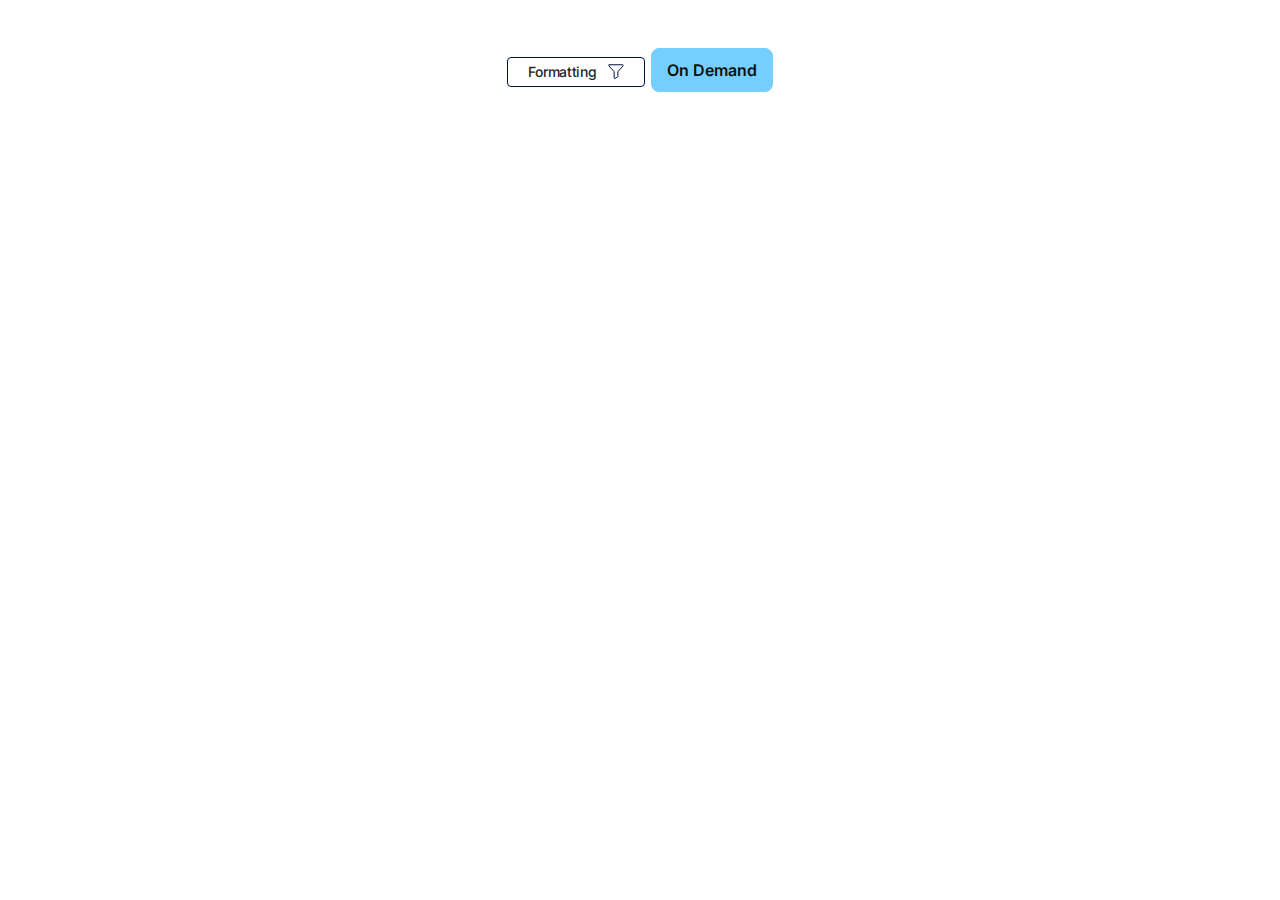
<file: version-2/index.html>
<!DOCTYPE html>
<html class="no-js" lang="en">

<head>
  <meta charset="utf-8" />
  <meta http-equiv="X-UA-Compatible" content="IE=edge" />
  <meta name="robots" content="noindex, follow" />
  <meta name="viewport" content="width=device-width, initial-scale=1">
  <meta name="description" content="" />

  <!-- Site Title -->
  <title>IntangibleSpring</title>

  <!-- Favicon -->
  <link rel="website icon" type="svg" href="assets/img/icon.svg" />

  <!-- CSS	   
  ============================================ -->
  <!-- Bootstrap.css -->
  <link rel="stylesheet" href="assets/css/bootstrap.min.css" />

  <!-- fontawesome.css -->
  <link rel="stylesheet" href="assets/css/font-awesome-pro.css" />

  <!-- NiceSelect -->
  <link rel="stylesheet" href="assets/css/nice-select.css" />

  <!-- Style.css -->
  <link rel="stylesheet" href="assets/css/main.css" />

  <!-- Responsive.css -->
  <link rel="stylesheet" href="assets/css/responsive.css" />

</head>

<body>

  <main class="site-content text-center mt-5">

    <!-- Formatting Modal -->
    <!-- modal button -->
    <button type="button" class="btn formatting_btn" data-bs-toggle="modal" data-bs-target="#formattingModal">
      Formatting<img src="./assets/img/icons/funnel.svg" alt="">
    </button>

    <!-- modal content -->
    <div class="modal fade formatting_modal" id="formattingModal" aria-hidden="true">
      <div class="modal-dialog">
        <div class="modal-content">

          <div class="modal_header">
            <h3 class="modal_title">Standardize Result Formats</h3>
            <button type="button" class="close" data-bs-dismiss="modal" aria-label="Close"><img
                src="./assets/img/icons/close-black.svg" alt=""></button>
          </div>

          <div class="modal_body">
            <div class="body_header">
              <span class="tab update">Update</span>
              <span class="tab reset">Reset</span>
            </div>


            <div class="body_content">
              <form action="#">
                <div class="form_group">
                  <label for="area">Select unit for Area (sq ft/m2)</label>
                  <select name="area" id="area">
                    <option value="">Square Meters</option>
                    <option value="100">100 sq ft</option>
                    <option value="200">200 sq ft</option>
                    <option value="300">300 sq ft</option>
                    <option value="400">400 sq ft</option>
                    <option value="500">500 sq ft</option>
                  </select>
                </div>
                <div class="form_group">
                  <label for="frequencry">Rent Frequency</label>
                  <div class="radio">
                    <input type="radio" name="frequencry" id="Annual" checked>
                    <label for="Annual">Annual</label>
                  </div>
                  <div class="radio">
                    <input type="radio" name="frequencry" id="Monthly">
                    <label for="Monthly">Monthly</label>
                  </div>
                </div>
                <div class="form_group">
                  <label for="currency">Currency</label>
                  <select name="currency" id="currency">
                    <option value="USD">USD</option>
                    <option value="GBP">GBP</option>
                    <option value="EUR">EUR</option>
                    <option value="JPY">JPYt</option>
                  </select>
                </div>
              </form>
            </div>
          </div>
        </div>
      </div>
    </div>
    <!-- end: Formatting Modal -->

    <!-- Formatting Modal -->
    <!-- modal button -->
    <button type="button" class="filter_btn active" data-bs-toggle="modal" data-bs-target="#onDemandModal">
      On Demand
    </button>

    <!-- modal content -->
    <div class="modal fade on_demand_modal" id="onDemandModal" aria-hidden="true">
      <div class="modal-dialog">
        <div class="modal-content">

          <button type="button" class="close" data-bs-dismiss="modal" aria-label="Close"><img
              src="./assets/img/icons/close-white.svg" alt=""></button>

          <div class="modal_header">
            <h3 class="modal_title">Your Custom Search</h3>
          </div>

          <div class="modal_body">
            <form action="#">
              <div class="top_fields">
                <div class="form_group">
                  <label for="Company">Company</label>
                  <input type="text" name="Company" id="Company" placeholder="Company Name">
                </div>
                <div class="form_group">
                  <label for="name">Full Name</label>
                  <input type="text" name="name" id="name" placeholder="Name Surname">
                </div>
                <div class="form_group">
                  <label for="email">Email</label>
                  <input type="email" name="email" id="email" placeholder="Business Email Address">
                </div>
              </div>

              <div class="filter_buttons">
                <button class="filter_btn active">Royalty Rates</button>
                <button class="filter_btn">Service fees</button>
                <button class="filter_btn">Lease Rates</button>
              </div>

              <div class="middle_fields">
                <div class="form_group">
                  <label for="Industry">Industry</label>
                  <select name="Industry" id="Industry">
                    <option value="Medical">Medical</option>
                    <option value="Medical">Medical 1</option>
                    <option value="Medical">Medical 2</option>
                    <option value="Medical">Medical 3</option>
                  </select>
                </div>
                <div class="form_group">
                  <label for="typeIp">Type of IP</label>
                  <select name="typeIp" id="typeIp">
                    <option value="Medical">Medical</option>
                    <option value="Medical">Medical 1</option>
                    <option value="Medical">Medical 2</option>
                    <option value="Medical">Medical 3</option>
                  </select>
                </div>
                <div class="form_group">
                  <label for="Base">Base</label>
                  <select name="Base" id="Base">
                    <option value="Medical">Medical</option>
                    <option value="Medical">Medical 1</option>
                    <option value="Medical">Medical 2</option>
                    <option value="Medical">Medical 3</option>
                  </select>
                </div>
              </div>

              <div class="bottom_fields">
                <div class="form_group">
                  <label for="Keywords">Keywords</label>
                  <input type="text" name="Keywords" id="Keywords" placeholder="Enter text">
                </div>
                <div class="form_group textarea">
                  <label for="comments">Product Details/ Comments</label>
                  <textarea name="comments" id="comments" placeholder="Enter text"></textarea>
                </div>
              </div>

              <div class="form_button">
                <button type="submit">Launch Request</button>
              </div>

            </form>
          </div>
        </div>
      </div>
    </div>
    <!-- end: Formatting Modal -->

  </main>

  <!-- JS
    ============================================ -->
  <!-- Jquery js -->
  <script src="assets/js/jquery.min.js"></script>

  <!-- Bootstrap -->
  <script src="assets/js/bootstrap.bundle.min.js"></script>

  <!-- NiceSelect -->
  <script src="assets/js/nice-select.js"></script>

  <!-- Main -->
  <script src="assets/js/main.js"></script>
</body>

</html>
</file>
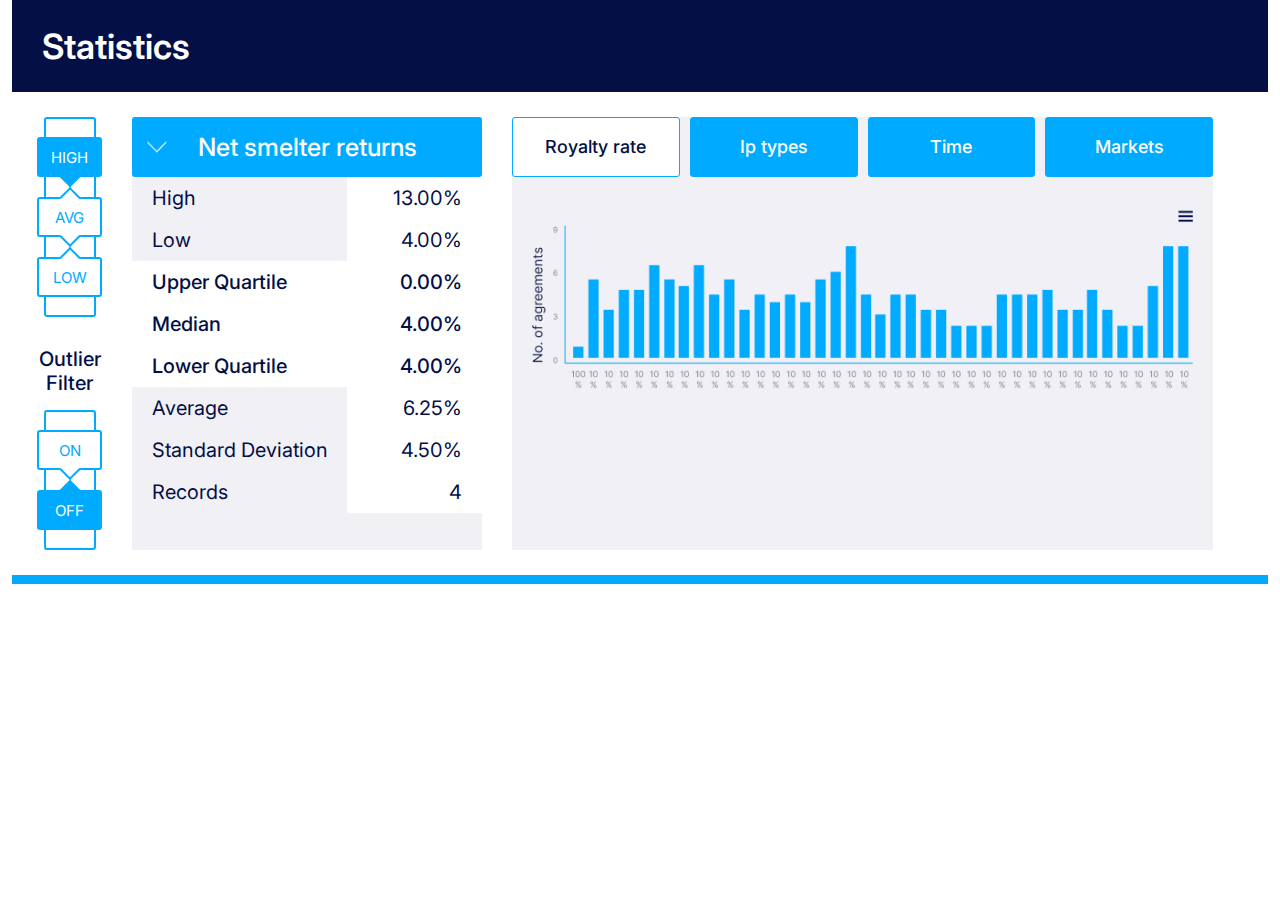
<file: statistics.html>
<!DOCTYPE html>
<html class="no-js" lang="en">

<head>
  <meta charset="utf-8" />
  <meta http-equiv="X-UA-Compatible" content="IE=edge" />
  <meta name="robots" content="noindex, follow" />
  <meta name="viewport" content="width=device-width, initial-scale=1">
  <meta name="description" content="" />

  <!-- Site Title -->
  <title>Statistics - IntangibleSpring</title>

  <!-- Favicon -->
  <link rel="website icon" type="svg" href="assets/img/icon.svg" />

  <link rel="canonical" href="https://yourwebsite.com/">

  <!-- CSS	   
  ============================================ -->
  <!-- Bootstrap.css -->
  <link rel="stylesheet" href="assets/css/bootstrap-5.2.2.min.css" />

  <!-- fontawesome.css -->
  <link rel="stylesheet" href="assets/css/font-awesome-pro.css" />

  <!-- NiceSelect -->
  <link rel="stylesheet" href="assets/css/nice-select.css" />

  <!-- Style.css -->
  <link rel="stylesheet" href="assets/css/main.css" />

  <!-- Responsive.css -->
  <link rel="stylesheet" href="assets/css/responsive.css" />

  <!-- Modernizr.js -->
  <script src="assets/js/vendor/modernizr-3.5.0.min.js"></script>
</head>

<body class="">

  <!-- Main Container CSS Starts -->
  <div class="main-container d-flex flex-wrap">
    <div class="container-fluid">
      <div class="row">
        <div class="col">
          <div class="statistics_wrapper">
            <div class="statistics_header">
              <h6 class="header_title">Statistics</h6>
            </div>
            <div class="statistics_content">
              <div class="statistics_filter">
                <div class="statistics_score">
                  <div class="statistics_score_wrap">
                    <button class="active" type="button">high</button>
                    <button type="button">avg</button>
                    <button type="button">low</button>
                  </div>
                </div>
                <div class="statistics_score">
                  <h4 class="title">Outlier Filter</h4>
                  <div class="statistics_score_wrap">
                    <button type="button">ON</button>
                    <button class="active" type="button">off</button>
                  </div>
                </div>
              </div>

              <div class="statistics_returns">
                <h3 class="returns_title">
                  <img src="./assets/img/icons/arrow-down-white.png" alt="">
                  Net smelter returns
                </h3>
                <div class="returns_infos">
                  <ul>
                    <li><span class="key">high</span><span class="value">13.00%</span></li>
                    <li><span class="key">low</span><span class="value">4.00%</span></li>
                    <li><strong><span class="key">Upper Quartile </span><span class="value">0.00%</span></strong></li>
                    <li><strong><span class="key">Median</span><span class="value">4.00%</span></strong></li>
                    <li><strong><span class="key">Lower Quartile</span><span class="value">4.00%</span></strong></li>
                    <li><span class="key">Average</span><span class="value">6.25%</span></li>
                    <li><span class="key">Standard Deviation</span><span class="value">4.50%</span></li>
                    <li><span class="key">Records</span><span class="value">4</span></li>
                  </ul>
                </div>

              </div>

              <div class="statistics_analytics">
                <ul class="statistics_analytics_tabs nav-tabs" role="tablist">
                  <li class="nav-item active" data-bs-toggle="tab" data-bs-target="#tab-1" role="tab"
                    aria-selected="true">
                    Royalty rate
                  </li>
                  <li class="nav-item" data-bs-toggle="tab" data-bs-target="#tab-2" role="tab" aria-selected="false">
                    Ip types
                  </li>
                  <li class="nav-item" data-bs-toggle="tab" data-bs-target="#tab-3" role="tab" aria-selected="false">
                    Time
                  </li>
                  <li class="nav-item" data-bs-toggle="tab" data-bs-target="#tab-4" role="tab" aria-selected="false">
                    Markets
                  </li>
                </ul>

                <div class="tab-content statistics_analytics_tab_content">
                  <div class="tab-pane fade show active" id="tab-1" role="tabpanel">
                    <img src="./assets/img/statistics/chart.jpg" alt="">
                  </div>
                  <div class="tab-pane fade" id="tab-2" role="tabpanel">
                    <img src="./assets/img/statistics/chart.jpg" alt="">
                  </div>
                  <div class="tab-pane fade" id="tab-3" role="tabpanel">
                    <img src="./assets/img/statistics/chart.jpg" alt="">
                  </div>
                  <div class="tab-pane fade" id="tab-4" role="tabpanel">
                    <img src="./assets/img/statistics/chart.jpg" alt="">
                  </div>
                </div>
              </div>
            </div>
          </div>
        </div>
      </div>
    </div>
  </div>
  <!-- Main Container CSS Ends -->


  <!-- JS
      ============================================ -->
  <!-- Jquery js -->
  <script src="assets/js/vendor/jquery-3.6.1.min.js"></script>

  <!-- Bootstrap -->
  <script src="assets/js/vendor/bootstrap.bundle-5.2.2.min.js"></script>

  <!-- NiceSelect -->
  <script src="assets/js/vendor/nice-select.js"></script>

  <!-- Main -->
  <script src="assets/js/main.js"></script>
</body>

</html>
</file>
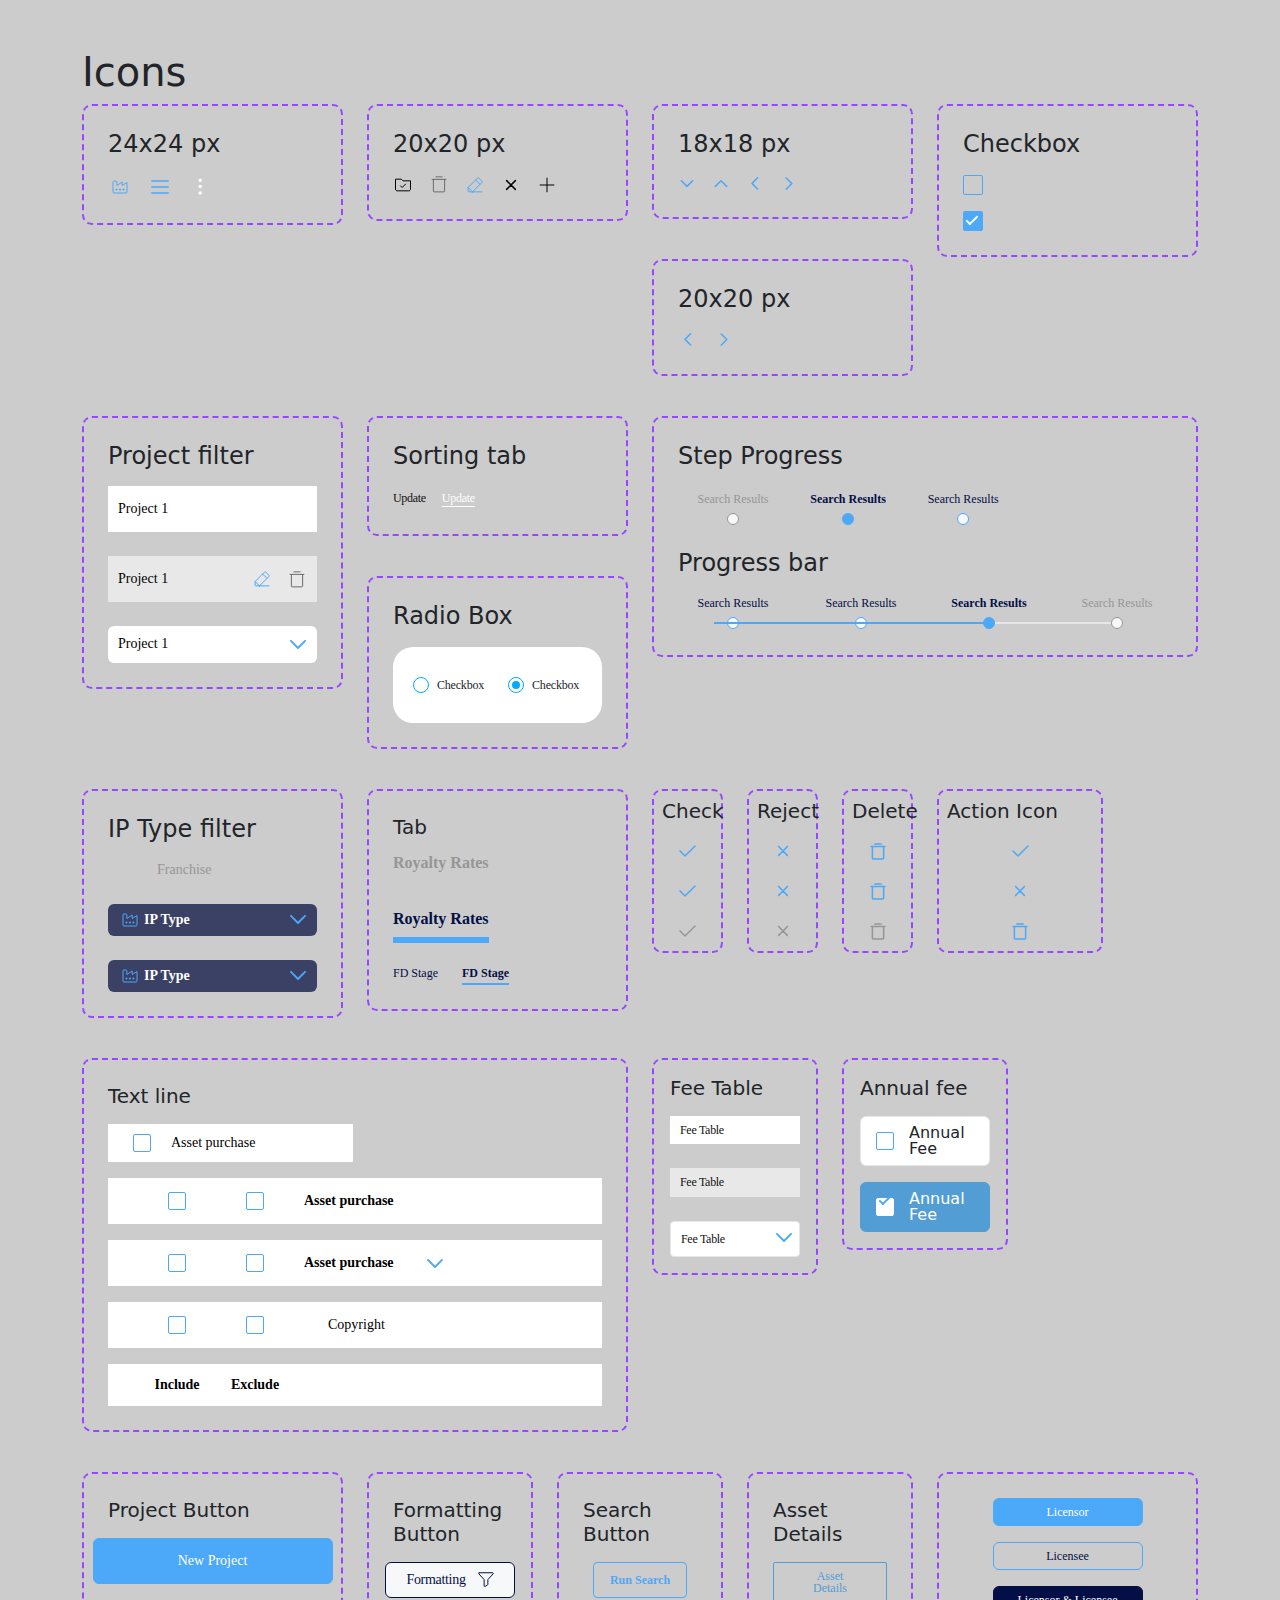
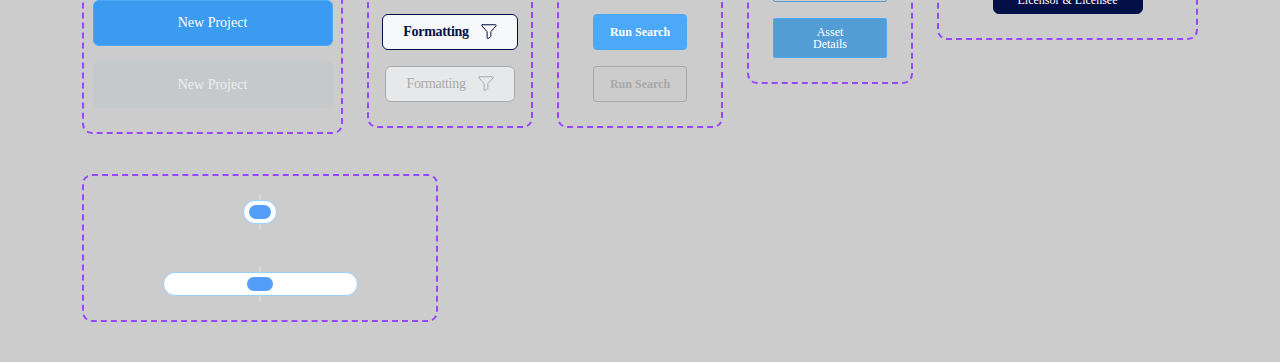
<file: version-2/components.html>
<!DOCTYPE html>
<html class="no-js" lang="en">

<head>
  <meta charset="utf-8" />
  <meta http-equiv="X-UA-Compatible" content="IE=edge" />
  <meta name="robots" content="noindex, follow" />
  <meta name="viewport" content="width=device-width, initial-scale=1">
  <meta name="descritemtion" content="" />

  <!-- Site Title -->
  <title>Components - IntangibleSpring</title>

  <!-- Favicon -->
  <link rel="website icon" type="svg" href="assets/img/icon.svg" />

  <!-- CSS	   
  ============================================ -->
  <!-- Bootstrap.css -->
  <link rel="stylesheet" href="assets/css/bootstrap.min.css" />

  <!-- fontawesome.css -->
  <link rel="stylesheet" href="assets/css/font-awesome-pro.css" />

  <!-- NiceSelect -->
  <link rel="stylesheet" href="assets/css/nice-select.css" />

  <!-- Style.css -->
  <link rel="stylesheet" href="assets/css/component.css" />


</head>

<body style="background-color: #cccccc;">

  <main class="site-content mt-5">

    <div class="icons">
      <div class="container">
        <div class="row">
          <div class="col">
            <h1>Icons</h1>
          </div>
        </div>
        <div class="row">
          <div class="col-lg-3 col-md-4">
            <div class="components p-4">
              <h4 class="mb-3">24x24 px</h4>

              <div class="icons_wrap d-flex flex-wrap gap-3">
                <div class="icon-24">
                  <img src="./assets/img/components/icons/type-icon.svg" alt="">
                </div>
                <div class="icon-24">
                  <img src="./assets/img/components/icons/list.svg" alt="">
                </div>
                <div class="icon-24">
                  <img src="./assets/img/components/icons/dots-vertical.svg" alt="">
                </div>
              </div>
            </div>
          </div>
          <div class="col-lg-3 col-md-4">
            <div class="components p-4">
              <h4 class="mb-3">20x20 px</h4>

              <div class="icons_wrap d-flex flex-wrap gap-3">
                <div class="icon-20">
                  <img src="./assets/img/components/icons/folder-check.svg" alt="">
                </div>
                <div class="icon-20">
                  <img src="./assets/img/components/icons/delete.svg" alt="">
                </div>
                <div class="icon-20">
                  <img src="./assets/img/components/icons/pencil.svg" alt="">
                </div>
                <div class="icon-20">
                  <img src="./assets/img/components/icons/close.svg" alt="">
                </div>
                <div class="icon-20">
                  <img src="./assets/img/components/icons/plus.svg" alt="">
                </div>

              </div>
            </div>
          </div>
          <div class="col-lg-3 col-md-4">
            <div class="components p-4">
              <h4 class="mb-3">18x18 px</h4>

              <div class="icons_wrap d-flex flex-wrap gap-3">
                <div class="icon-18">
                  <img src="./assets/img/components/icons/arrow-down.svg" alt="">
                </div>
                <div class="icon-18">
                  <img src="./assets/img/components/icons/arrow-up.svg" alt="">
                </div>
                <div class="icon-18">
                  <img src="./assets/img/components/icons/arrow-left.svg" alt="">
                </div>
                <div class="icon-18">
                  <img src="./assets/img/components/icons/arrow-right.svg" alt="">
                </div>

              </div>
            </div>
            <div class="components p-4">
              <h4 class="mb-3">20x20 px</h4>

              <div class="icons_wrap d-flex flex-wrap gap-3">
                <div class="icon-20">
                  <img src="./assets/img/components/icons/arrow-left.svg" alt="">
                </div>
                <div class="icon-20">
                  <img src="./assets/img/components/icons/arrow-right.svg" alt="">
                </div>

              </div>
            </div>
          </div>
          <div class="col-lg-3 col-md-4">
            <div class="components p-4">
              <h4 class="mb-3">Checkbox</h4>

              <div class="icons_wrap d-flex flex-column flex-wrap gap-3">
                <div class="checkbox_group">
                  <input type="checkbox" name="checkbox1" id="checkbox1">
                  <label for="checkbox1"></label>
                </div>
                <div class="checkbox_group">
                  <input type="checkbox" name="checkbox2" id="checkbox2" checked>
                  <label for="checkbox2"></label>
                </div>
              </div>
            </div>
          </div>
        </div>
        <div class="row">
          <div class="col-lg-3 col-md-4">
            <div class="components p-4">
              <h4 class="mb-3">Project filter</h4>

              <ul class="items_list mb-4">
                <li class="item">
                  <span>Project 1</span>
                  <a href="#" class="icon-20">
                    <img src="./assets/img/components/icons/pencil.svg" alt="">
                  </a>
                  <a href="#" class="icon-20">
                    <img src="./assets/img/components/icons/delete.svg" alt="">
                  </a>
                </li>
              </ul>

              <ul class="items_list">
                <li class="item active">
                  <span>Project 1</span>
                  <a href="#" class="icon-20">
                    <img src="./assets/img/components/icons/pencil.svg" alt="">
                  </a>
                  <a href="#" class="icon-20">
                    <img src="./assets/img/components/icons/delete.svg" alt="">
                  </a>
                </li>
              </ul>


              <div class="item_filter mt-4">
                <span class="activated"></span>

                <div class="filter_items">
                  <ul class="items_list">
                    <li class="item active">
                      <span>Project 1</span>
                      <a href="#" class="icon-20">
                        <img src="./assets/img/components/icons/pencil.svg" alt="">
                      </a>
                      <a href="#" class="icon-20">
                        <img src="./assets/img/components/icons/delete.svg" alt="">
                      </a>
                    </li>
                    <li class="item">
                      <span>Project 2</span>
                      <a href="#" class="icon-20">
                        <img src="./assets/img/components/icons/pencil.svg" alt="">
                      </a>
                      <a href="#" class="icon-20">
                        <img src="./assets/img/components/icons/delete.svg" alt="">
                      </a>
                    </li>
                    <li class="item">
                      <span>Project 3</span>
                      <a href="#" class="icon-20">
                        <img src="./assets/img/components/icons/pencil.svg" alt="">
                      </a>
                      <a href="#" class="icon-20">
                        <img src="./assets/img/components/icons/delete.svg" alt="">
                      </a>
                    </li>
                  </ul>
                </div>
              </div>

            </div>
          </div>
          <div class="col-lg-3 col-md-4">
            <div class="components p-4">
              <h4 class="mb-3">Sorting tab</h4>
              <div class="components_wrap d-flex align-items-center gap-3">
                <div class="sorting_tab">Update</div>
                <div class="sorting_tab active">Update</div>
              </div>
            </div>

            <div class="components p-4">
              <h4 class="mb-3">Radio Box</h4>

              <div class="radiobox d-flex align-items-center gap-4">
                <div class="radiobox_group">
                  <input type="radio" name="radio" id="checkbox4">
                  <label for="checkbox4">Checkbox</label>
                </div>
                <div class="radiobox_group">
                  <input type="radio" name="radio" id="checkbox3" checked>
                  <label for="checkbox3">Checkbox</label>
                </div>
              </div>
            </div>
          </div>
          <div class="col-lg-6 col-md-8">
            <div class="components p-4">
              <h4 class="mb-3">Step Progress</h4>

              <div class="progress_step">
                <span class="label">Search Results</span>
                <span class="dot"></span>
              </div>
              <div class="progress_step current">
                <span class="label">Search Results</span>
                <span class="dot"></span>
              </div>
              <div class="progress_step done">
                <span class="label">Search Results</span>
                <span class="dot"></span>
              </div>


              <h4 class="mt-4 mb-3">Progress bar</h4>

              <div class="progress_bar">
                <div class="progress_step done">
                  <span class="label">Search Results</span>
                  <span class="dot"></span>
                </div>
                <div class="progress_step done">
                  <span class="label">Search Results</span>
                  <span class="dot"></span>
                </div>
                <div class="progress_step current">
                  <span class="label">Search Results</span>
                  <span class="dot"></span>
                </div>
                <div class="progress_step">
                  <span class="label">Search Results</span>
                  <span class="dot"></span>
                </div>
              </div>

            </div>
          </div>
        </div>
        <div class="row">
          <div class="col-lg-3 col-md-4">
            <div class="components p-4">
              <h4 class="mb-3">IP Type filter</h4>


              <ul class="filter_list">
                <li class="item">
                  <span>Franchise</span>
                  <a href="#" class="icon-18">
                    <img src="./assets/img/components/icons/delete-primary.svg" alt="">
                  </a>
                </li>
              </ul>

              <div class="filter_type mt-4">
                <div class="heading">
                  <div class="icon-24">
                    <img src="./assets/img/components/icons/type-icon.svg" alt="">
                  </div>
                  <span>IP Type</span>
                </div>

                <div class="type_content">
                  <div class="title"><span>Include</span><button class="edit-btn">Edit</button></div>
                  <ul class="filter_list">
                    <li class="item">
                      <span>Franchise</span>
                      <a href="#" class="icon-18">
                        <img src="./assets/img/components/icons/delete-primary.svg" alt="">
                      </a>
                    </li>
                    <li class="item active">
                      <span>Franchise</span>
                      <a href="#" class="icon-18">
                        <img src="./assets/img/components/icons/delete-primary.svg" alt="">
                      </a>
                    </li>
                    <li class="item">
                      <span>Franchise</span>
                      <a href="#" class="icon-18">
                        <img src="./assets/img/components/icons/delete-primary.svg" alt="">
                      </a>
                    </li>
                    <li class="item">
                      <span>Franchise</span>
                      <a href="#" class="icon-18">
                        <img src="./assets/img/components/icons/delete-primary.svg" alt="">
                      </a>
                    </li>
                  </ul>
                </div>
              </div>

              <div class="filter_type mt-4">
                <div class="heading">
                  <div class="icon-24">
                    <img src="./assets/img/components/icons/type-icon.svg" alt="">
                  </div>
                  <span>IP Type</span>
                </div>

                <div class="type_content">
                  <div class="title"><span>Include</span><button class="edit-btn">Edit</button></div>
                  <ul class="filter_list">
                    <li class="item">
                      <span>Franchise</span>
                      <a href="#" class="icon-18">
                        <img src="./assets/img/components/icons/delete-primary.svg" alt="">
                      </a>
                    </li>
                    <li class="item active">
                      <span>Franchise</span>
                      <a href="#" class="icon-18">
                        <img src="./assets/img/components/icons/delete-primary.svg" alt="">
                      </a>
                    </li>
                    <li class="item">
                      <span>Franchise</span>
                      <a href="#" class="icon-18">
                        <img src="./assets/img/components/icons/delete-primary.svg" alt="">
                      </a>
                    </li>
                    <li class="item">
                      <span>Franchise</span>
                      <a href="#" class="icon-18">
                        <img src="./assets/img/components/icons/delete-primary.svg" alt="">
                      </a>
                    </li>
                  </ul>

                  <div class="title"><span>Exclude</span></div>
                  <ul class="filter_list">
                    <li class="item">
                      <span>Know-how</span>
                      <a href="#" class="icon-18">
                        <img src="./assets/img/components/icons/delete-primary.svg" alt="">
                      </a>
                    </li>
                  </ul>
                </div>
              </div>

            </div>
          </div>
          <div class="col-lg-3 col-md-4">
            <div class="components p-4">
              <h5 class="mb-3">Tab</h5>

              <div class="tabs mb-4">
                <button class="tab">Royalty Rates</button>
                <button class="tab active">Royalty Rates</button>
              </div>

              <div class="tabs small">
                <button class="tab">FD Stage</button>
                <button class="tab active">FD Stage</button>
              </div>
            </div>
          </div>
          <div class="col-lg-1">
            <div class="components p-2">
              <h5 class="mb-3">Check</h5>

              <div class="items d-flex flex-column justify-content-center align-items-center gap-3">
                <button class="check"><img src="./assets/img/components/icons/check.svg" alt=""></button>
                <button class="check active"><img src="./assets/img/components/icons/check.svg" alt=""></button>
                <button class="check disabled"><img src="./assets/img/components/icons/check-disable.svg"
                    alt=""></button>
              </div>
            </div>
          </div>
          <div class="col-lg-1">
            <div class="components p-2">
              <h5 class="mb-3">Reject</h5>

              <div class="items d-flex flex-column justify-content-center align-items-center gap-3">
                <button class="reject"><img src="./assets/img/components/icons/reject.svg" alt=""></button>
                <button class="reject active"><img src="./assets/img/components/icons/reject.svg" alt=""></button>
                <button class="reject disabled"><img src="./assets/img/components/icons/reject-disable.svg"
                    alt=""></button>
              </div>
            </div>
          </div>
          <div class="col-lg-1">
            <div class="components p-2">
              <h5 class="mb-3">Delete</h5>

              <div class="items d-flex flex-column justify-content-center align-items-center gap-3">
                <button class="delete"><img src="./assets/img/components/icons/delete-light.svg" alt=""></button>
                <button class="delete active"><img src="./assets/img/components/icons/delete-light.svg" alt=""></button>
                <button class="delete disabled"><img src="./assets/img/components/icons/delete-light-disable.svg"
                    alt=""></button>
              </div>
            </div>
          </div>
          <div class="col-lg-2">
            <div class="components p-2">
              <h5 class="mb-3">Action Icon</h5>

              <div class="items d-flex flex-column justify-content-center align-items-center gap-3">
                <button class="check"><img src="./assets/img/components/icons/check.svg" alt=""></button>
                <button class="reject"><img src="./assets/img/components/icons/reject.svg" alt=""></button>
                <button class="delete"><img src="./assets/img/components/icons/delete-light.svg" alt=""></button>
              </div>
            </div>
          </div>
        </div>
        <div class="row">
          <div class="col-lg-6">
            <div class="components p-4">
              <h5 class="mb-3">Text line</h5>

              <div class="text_line_items d-flex flex-column align-items-start gap-3">

                <div class="text_line">
                  <div class="checkbox_group">
                    <input type="checkbox" name="textline1" id="textline1">
                    <label for="textline1">Asset purchase</label>
                  </div>
                </div>

                <div class="text_line large">
                  <div class="checkbox_group">
                    <input type="checkbox" name="textline2" id="textline2">
                    <label for="textline2"></label>
                  </div>
                  <div class="checkbox_group">
                    <input type="checkbox" name="textline3" id="textline3">
                    <label for="textline3"></label>
                  </div>
                  <div class="text">Asset purchase</div>
                </div>

                <div class="text_line large">
                  <div class="checkbox_group">
                    <input type="checkbox" name="textline4" id="textline4">
                    <label for="textline4"></label>
                  </div>
                  <div class="checkbox_group">
                    <input type="checkbox" name="textline5" id="textline5">
                    <label for="textline5"></label>
                  </div>

                  <div class="item_filter">
                    <span class="activated"></span>

                    <div class="filter_items">
                      <ul class="items_list">
                        <li class="item active">
                          <span>Asset purchase</span>
                        </li>
                        <li class="item">
                          <span>Asset purchase</span>
                        </li>
                        <li class="item">
                          <span>Asset purchase</span>
                        </li>
                      </ul>
                    </div>
                  </div>
                </div>

                <div class="text_line large">
                  <div class="checkbox_group">
                    <input type="checkbox" name="textline6" id="textline6">
                    <label for="textline6"></label>
                  </div>
                  <div class="checkbox_group">
                    <input type="checkbox" name="textline7" id="textline7">
                    <label for="textline7"></label>
                  </div>

                  <div class="text copyright">Copyright</div>
                </div>

                <div class="text_line large">
                  <div class="header">Include</div>
                  <div class="header">Exclude</div>
                </div>

              </div>

            </div>
          </div>
          <div class="col-lg-2">
            <div class="components p-3">
              <h5 class="mb-3">Fee Table</h5>

              <ul class="items_list table mb-4">
                <li class="item">Fee Table</li>
              </ul>

              <ul class="items_list table">
                <li class="item active">Fee Table</li>
              </ul>


              <div class="item_filter table mt-4">
                <span class="activated"></span>

                <div class="filter_items">
                  <ul class="items_list table">
                    <li class="item active">Fee Table</li>
                    <li class="item">Fee Clause</li>
                  </ul>
                </div>
              </div>
            </div>
          </div>
          <div class="col-lg-2">
            <div class="components p-3">
              <h5 class="mb-3">Annual fee</h5>

              <div class="fee_list d-flex flex-column align-items-start gap-3">
                <div class="checkbox_group fee_setting">
                  <input type="checkbox" name="fee1" id="fee1">
                  <label for="fee1">Annual Fee</label>
                </div>

                <div class="checkbox_group fee_setting">
                  <input type="checkbox" name="fee2" id="fee2" checked>
                  <label for="fee2">Annual Fee</label>
                </div>
              </div>
            </div>
          </div>
        </div>
        <div class="row">
          <div class="col-lg-3 col-md-4">
            <div class="components p-4">
              <h5 class="mb-3">Project Button</h5>

              <div class="buttons d-flex flex-column align-items-center gap-3">
                <a href="#" class="btn new-project">New Project</a>
                <a href="#" class="btn active new-project">New Project</a>
                <a href="#" class="btn disabled new-project">New Project</a>
              </div>
            </div>
          </div>
          <div class="col-lg-2 col-md-3">
            <div class="components p-4">
              <h5 class="mb-3">Formatting Button</h5>

              <div class="buttons d-flex flex-column align-items-center gap-3">
                <a href="#" class="btn formatting">
                  Formatting
                  <img src="./assets/img/components/icons/funnel.svg" alt="">
                </a>
                <a href="#" class="btn active formatting">
                  Formatting
                  <img src="./assets/img/components/icons/funnel.svg" alt="">
                </a>
                <a href="#" class="btn disabled formatting">
                  Formatting
                  <img src="./assets/img/components/icons/funnel-disabled.svg" alt="">
                </a>
              </div>
            </div>
          </div>
          <div class="col-lg-2 col-md-3">
            <div class="components p-4">
              <h5 class="mb-3">Search Button</h5>

              <div class="buttons d-flex flex-column align-items-center gap-3">
                <a href="#" class="btn search">Run Search</a>
                <a href="#" class="btn active search">Run Search</a>
                <a href="#" class="btn disabled search">Run Search</a>
              </div>
            </div>
          </div>
          <div class="col-lg-2 col-md-3">
            <div class="components p-4">
              <h5 class="mb-3">Asset Details</h5>

              <div class="buttons d-flex flex-column align-items-center gap-3">
                <a href="#" class="btn details">Asset Details</a>
                <a href="#" class="btn active details">Asset Details</a>
              </div>
            </div>
          </div>
          <div class="col-lg-3 col-md-4">
            <div class="components p-4">
              <div class="buttons d-flex flex-column align-items-center gap-3">
                <a href="#" class="btn licensor">Licensor</a>
                <a href="#" class="btn licensee">Licensee</a>
                <a href="#" class="btn licensor-licensee">Licensor & Licensee</a>
              </div>
            </div>
          </div>
        </div>
        <div class="row">
          <div class="col-lg-4">
            <div class="components p-4">
              <div class="d-flex flex-column align-items-center gap-5">
                <div class="select1">
                  <span></span>
                </div>

                <div class="select_both">
                  <span></span>
                </div>
              </div>
            </div>
          </div>
        </div>
      </div>
    </div>

  </main>

  <!-- JS
    ============================================ -->
  <!-- Jquery js -->
  <script src="assets/js/jquery.min.js"></script>

  <!-- Bootstrap -->
  <script src="assets/js/bootstrap.bundle.min.js"></script>

  <!-- NiceSelect -->
  <script src="assets/js/nice-select.js"></script>

  <!-- Main -->
  <script src="assets/js/components.js"></script>
</body>

</html>
</file>
<file: assets/css/nice-select.css>
.nice-select {
	-webkit-tap-highlight-color: transparent;
	background-color: var(--color-primary);
	border-radius: 0.375rem;
	border: solid 1px var(--color-primary);
	box-sizing: border-box;
	clear: both;
	cursor: pointer;
	display: block;
	float: left;
	font-family: inherit;
	font-size: 13px;
	font-weight: normal;
	height: 34px;
	line-height: 34px;
	outline: none;
	padding-left: 10px;
	padding-right: 35px;
	position: relative;
	text-align: left !important;
	-webkit-transition: all 0.2s ease-in-out;
	transition: all 0.2s ease-in-out;
	-webkit-user-select: none;
	-moz-user-select: none;
	-ms-user-select: none;
	user-select: none;
	white-space: nowrap;
	width: auto;
	color: var(--color-white);
}
.nice-select:hover {
	border-color: var(--color-primary);
}

.nice-select:active,
.nice-select.open,
.nice-select:focus {
	border-color: #999;
}
.nice-select:after {
	border-bottom: 2px solid var(--color-secondary);
	border-right: 2px solid var(--color-secondary);
	content: "";
	display: block;
	height: 8px;
	margin-top: -4px;
	pointer-events: none;
	position: absolute;
	right: 12px;
	top: 50%;
	-webkit-transform-origin: 66% 66%;
	-ms-transform-origin: 66% 66%;
	transform-origin: 66% 66%;
	-webkit-transform: rotate(45deg);
	-ms-transform: rotate(45deg);
	transform: rotate(45deg);
	-webkit-transition: all 0.15s ease-in-out;
	transition: all 0.15s ease-in-out;
	width: 8px;
}

.nice-select.open:after {
	-webkit-transform: rotate(-135deg);
	-ms-transform: rotate(-135deg);
	transform: rotate(-135deg);
}

.nice-select.open .list {
	opacity: 1;
	pointer-events: auto;
	-webkit-transform: scale(1) translateY(0);
	-ms-transform: scale(1) translateY(0);
	transform: scale(1) translateY(0);
}

.nice-select.disabled {
	border-color: #ededed;
	color: #999;
	pointer-events: none;
}

.nice-select.disabled:after {
	border-color: #cccccc;
}

.nice-select.wide {
	width: 100%;
}

.nice-select.wide .list {
	left: 0 !important;
	right: 0 !important;
}

.nice-select.right {
	float: right;
}

.nice-select.right .list {
	left: auto;
	right: 0;
}

.nice-select.small {
	font-size: 12px;
	height: 36px;
	line-height: 34px;
}

.nice-select.small:after {
	height: 4px;
	width: 4px;
}

.nice-select.small .option {
	line-height: 34px;
	min-height: 34px;
}
.nice-select .list {
	background-color: #fff;
	border-radius: 0.375rem;
	box-shadow: 0 0 0 1px rgba(68, 68, 68, 0.11);
	box-sizing: border-box;
	margin-top: 4px;
	opacity: 0;
	overflow: hidden;
	padding: 0;
	pointer-events: none;
	position: absolute;
	top: 100%;
	left: 0;
	-webkit-transform-origin: 50% 0;
	-ms-transform-origin: 50% 0;
	transform-origin: 50% 0;
	-webkit-transform: scale(0.75) translateY(-21px);
	-ms-transform: scale(0.75) translateY(-21px);
	transform: scale(0.75) translateY(-21px);
	-webkit-transition: all 0.2s cubic-bezier(0.5, 0, 0, 1.25),
		opacity 0.15s ease-out;
	transition: all 0.2s cubic-bezier(0.5, 0, 0, 1.25), opacity 0.15s ease-out;
	z-index: 9;
	min-width: 100%;
}
.nice-select .option {
	cursor: pointer;
	font-weight: 400;
	line-height: 40px;
	list-style: none;
	min-height: 40px;
	outline: none;
	padding-left: 11px;
	padding-right: 15px;
	text-align: left;
	-webkit-transition: all 0.2s;
	transition: all 0.2s;
	color: var(--color-primary);
	font-size: 12px;
}
.nice-select .option.selected {
	background-color: #ebebf1;
}
.nice-select .option.disabled {
	background-color: transparent;
	color: #999;
	cursor: default;
}

.no-csspointerevents .nice-select .list {
	display: none;
}

.no-csspointerevents .nice-select.open .list {
	display: block;
}
</file>
<file: assets/css/main.css>
/* CSS Index
-----------------------------------
1. Theme default css
2. Main Container CSS
3. Sidebar Area CSS
4. Contents Area CSS
5. Hero Area
*/

/* Theme Default CSS
==================================================*/
@import url("https://fonts.googleapis.com/css2?family=Inter:wght@300;400;500;600;700&display=swap");

:root {
	--color-black: #000000;
	--color-white: #ffffff;
	--color-light-dark: #9ca0b4;
	--color-primary: #040f46;
	--color-primary-light: #28325c;
	--color-primary-extra-light: #384168;
	--color-secondary: #00abff;
	--color-gray: #cacfd6;
	--color-silver: #f6f8fa;
	--color-border: #f5f5f5;
	--color-bg: #f0f0f5;
	--font-awesome: "Font Awesome 5 Free";
	--font-Inter: "Inter", sans-serif;
}
.color-secondary {
	color: var(--color-secondary);
}
body {
	font-family: var(--font-Inter);
	font-weight: 400;
	font-style: normal;
	font-size: 15px;
	color: var(--color-black);
	line-height: 1.2em;
}
* {
	margin: 0px;
	padding: 0px;
	box-sizing: border-box;
}
img {
	max-width: 100%;
	transition: all 0.3s ease-out 0s;
}
a,
.button {
	-webkit-transition: all 0.3s ease-out 0s;
	-moz-transition: all 0.3s ease-out 0s;
	-ms-transition: all 0.3s ease-out 0s;
	-o-transition: all 0.3s ease-out 0s;
	transition: all 0.3s ease-out 0s;
	text-decoration: none;
}

a:hover,
.main-menu li a:hover,
.footer-menu li a:hover {
	color: #2b96cc;
	text-decoration: none;
}
a,
button {
	color: #1696e7;
	outline: medium none;
	cursor: pointer;
}
h1,
h2,
h3,
h4,
h5,
h6 {
	font-family: var(--font-Pop);
	font-weight: 400;
	font-style: normal;
	color: #313131;
	margin: 0 0 15px;
	text-transform: normal;
}
h1 a,
h2 a,
h3 a,
h4 a,
h5 a,
h6 a {
	color: inherit;
}
h1 {
	font-size: 40px;
}
h2 {
	font-size: 35px;
}
h3 {
	font-size: 28px;
}
h4 {
	font-size: 22px;
}
h5 {
	font-size: 18px;
}
h6 {
	font-size: 16px;
}

ul {
	margin: 0px;
	padding: 0px;
}
li {
	list-style: none;
}
p {
	margin-bottom: 15px;
}

hr {
	border-bottom: 1px solid var(--color-border);
	border-top: 0 none;
	margin: 30px 0;
	padding: 0;
}

label {
	color: var(--color-black);
	cursor: pointer;
	font-size: 14px;
	font-weight: 400;
}

*::-moz-selection {
	background: var(--color-black);
	color: var(--color-white);
	text-shadow: none;
}
::-moz-selection {
	background: var(--color-black);
	color: var(--color-white);
	text-shadow: none;
}
::selection {
	background: var(--color-black);
	color: var(--color-white);
	text-shadow: none;
}
*::-moz-placeholder {
	color: var(--color-border);
	font-size: 14px;
	opacity: 1;
}
*::placeholder {
	color: var(--color-border);
	font-size: 14px;
	opacity: 1;
}

/* button style */
.button-primary {
	color: var(--color-primary);
	font-size: 12px;
	background: var(--color-secondary);
	padding: 3px 8px;
	border-radius: 0;
}
.button-primary:hover {
	color: var(--color-primary);
	background: var(--color-secondary);
}

.button-secondary {
	color: var(--color-secondary);
	border: 1px solid var(--color-secondary);
	font-size: 12px;
	background: transparent;
	padding: 3px 8px;
	border-radius: 0;
}
.button-secondary:hover {
	color: var(--color-primary);
	background: var(--color-secondary);
}

.button-blue {
	background: var(--color-primary);
	color: var(--color-white);
	font-size: 13px;
	font-weight: 300;
}

.button-blue:hover {
	background: var(--color-primary);
	color: var(--color-white);
}

.button-blue .icon-right {
	margin-left: 10px;
	width: 18px;
}

input:focus[type="url"],
input:focus[type="text"],
input:focus[type="email"],
input:focus[type="tel"],
input:focus[type="button"],
input:focus[type="submit"],
input:focus[type="search"],
button:focus[type="button"],
button:focus[role="button"],
button:focus,
input:focus,
textarea:focus {
	outline: none;
	text-decoration: none;
}

/* Main Container CSS
==================================================*/
.main-container .sidebar-area {
	width: 326px;
	background: var(--color-primary);
	color: var(--color-white);
	padding: 30px 13px 25px 23px;
}

.main-container .contents-area {
	margin-left: 326px;
	width: calc(100% - 326px);
}

.main-container .sidebar-area.active-search-field {
	overflow-y: initial;
}

/* Sidebar Area CSS
==================================================*/
.sidebar-area {
	min-height: 100vh;
	height: 100%;
	position: fixed;
	top: 0;
	left: 0;
	overflow-y: auto;
}

.sidebar-area .logo-box {
	margin-bottom: 25px;
}

.sidebar-area .search-box {
	margin-bottom: 25px;
}

.search-box .input-box {
	position: relative;
	width: calc(100% - 70px);
	margin-right: 12px;
}

.search-box .input-box input {
	height: 40px;
	padding-left: 50px;
	font-size: 15px;
	border-radius: 6px;
}

.search-box .input-box input::-webkit-input-placeholder {
	/* Edge */
	color: var(--color-primary);
	font-size: 15px;
}

.search-box .input-box input:-ms-input-placeholder {
	/* Internet Explorer 10-11 */
	color: var(--color-primary);
	font-size: 15px;
}

.search-box .input-box input::placeholder {
	color: var(--color-primary);
	font-size: 15px;
}

.search-box .input-box .icon {
	position: absolute;
	top: 10px;
	left: 12px;
	height: 20px;
	color: var(--color-secondary);
	font-size: 20px;
}

.filter-box {
	margin-bottom: 7px;
	font-size: 12px;
}

.filter-box .left-area {
	width: calc(100% - 70px);
	margin-right: 12px;
	border-radius: 6px;
	transition: background 1s;
}

.filter-box.active .left-area {
	background: var(--color-primary-light);
}

.filter-box .left-area .filter-title {
	padding: 7px 8px 7px 12px;
	border-radius: 6px;
	font-weight: 700;
	transition: background 1s;
	position: relative;
	cursor: pointer;
}

.filter-box.active .left-area .filter-title {
	background: var(--color-primary-extra-light);
}

.filter-box .left-area .filter-title .icon-left {
	margin-right: 16px;
	cursor: pointer;
	max-width: 20px;
	color: var(--color-secondary);
	font-size: 20px;
}

.filter-box .left-area .filter-title .icon-right {
	margin-left: auto;
	transition: 0.3s;
}

.filter-box.active .left-area .filter-title .icon-right {
	transform: rotate(90deg);
}

.filter-box .left-area .filter-body {
	padding: 13px 8px 0 50px;
	display: none;
}

.filter-box .left-area .filter-body .filter-sub-title,
.filter-box .left-area .filter-body .new-search-field {
	padding-bottom: 6px;
	cursor: pointer;
}

.filter-box .left-area .filter-body .filter-sub-title .icon-right,
.filter-box .left-area .filter-body .new-search-field .icon-right {
	margin-left: auto;
	transition: 0.3s;
	color: var(--color-secondary);
	font-size: 16px;
}
.filter-box .left-area .filter-body .new-search-field .icon-left {
	color: var(--color-secondary);
	font-size: 20px;
	margin-right: 10px;
}

.filter-box .left-area .filter-body .filter-sub-title.active .icon-right {
	transform: rotate(90deg);
}

.filter-box .left-area .filter-body .filter-sub-item {
	margin-bottom: 13px;
	position: relative;
}

.filter-box .left-area .filter-body .filter-sub-body {
	display: none;
}

.filter-box .right-area .btn {
	width: 58px;
	margin-top: 6px;
}

.radio-item {
	padding: 7px 0 3px;
	position: relative;
	cursor: pointer;
}

.radio-item input {
	display: none;
}
.radio-item .label {
	position: relative;
	display: block;
	float: left;
	margin-right: 10px;
	width: 18px;
	height: 18px;
	border: 2px solid var(--color-primary-light);
	border-radius: 100%;
	-webkit-tap-highlight-color: transparent;
}
.table .radio-item .label {
	margin-right: 0;
}
.radio-item .label:after {
	content: "";
	position: absolute;
	top: 2px;
	left: 2px;
	width: 10px;
	height: 10px;
	border-radius: 100%;
	background: var(--color-secondary);
	transform: scale(0);
	transition: all 0.2s ease;
	opacity: 0.08;
	pointer-events: none;
}
.radio-item:hover .label:after {
	transform: scale(3.6);
}
.radio-item input[type="radio"]:checked + .label:after {
	transform: scale(1);
	transition: all 0.2s cubic-bezier(0.35, 0.9, 0.4, 0.9);
	opacity: 1;
}

.sidebar-area .profile-box {
	max-width: 203px;
	width: 100%;
	margin-top: auto;
}

.profile-box {
	background: var(--color-primary-light);
	padding: 12px;
	border-radius: 6px;
}

.profile-box .image-box {
	width: 50px;
	margin-right: 15px;
}

.profile-box .text-box {
	/* width: calc(100% - 65px); */
	width: 100%;
	position: relative;
}
.profile-box .text-box img.dots {
	position: absolute;
	top: 50%;
	right: 0;
	transform: translateY(-50%);
}

.profile-box .text-box p {
	margin-bottom: 8px;
	font-size: 12px;
	font-weight: 700;
}

.profile-box .text-box a {
	font-size: 10px;
	color: var(--color-white);
}

/* Contents Area CSS
==================================================*/
.contents-area {
	background: var(--color-silver);
	padding: 0 60px 55px 55px;
}

.database-tab {
	margin-bottom: 20px;
}

.database-tab li {
	display: inline-block;
	margin-right: 65px;
}

.database-tab li:last-child {
	margin-right: 0;
}

.database-tab li button {
	color: var(--color-gray);
	font-weight: 500;
	font-size: 18px;
	background: transparent;
	border: none;
	padding: 30px 0;
}

.database-tab li button.active {
	border-top: 10px solid var(--color-secondary);
	color: var(--color-primary);
}

.table-topbar {
	margin-bottom: 35px;
}

.table-topbar .records-tab li {
	display: inline-block;
}
.table-topbar .records-tab li {
	color: #969696;
	margin-right: 40px;
	font-size: 12px;
}

.table-topbar .records-tab li:last-child {
	margin-right: 0;
}

.table-topbar .records-tab li button {
	color: #969696;
	background: transparent;
	border: none;
	padding: 10px 0;
	font-size: 12px;
}

.table-topbar .records-tab li button.active {
	border-bottom: 5px solid var(--color-secondary);
	color: var(--color-primary);
}

.contents-area .table-area {
	background: #ffffff;
	box-shadow: 0 0 5px 3px rgba(0, 0, 0, 0.1);
	border-radius: 10px;
	font-size: 12px;
}

.contents-area .table-area table {
	margin-bottom: 0;
}
.contents-area .table-area tr td > img {
	max-width: 22px;
}
.contents-area .table-area th {
	padding: 0.8rem 0.5rem;
	color: var(--color-primary);
	font-weight: 600;
	position: relative;
	cursor: pointer;
	padding-right: 30px;
}
.contents-area .table-area th .radio-item {
	padding: 0;
	text-align: center;
}
table thead tr::before {
	content: "";
}
.contents-area .table-area tbody tr {
	position: relative;
}
.contents-area .table-area tbody tr::before {
	content: "";
	background-image: url(../img/icons/arrow-right.png);
	position: absolute;
	left: 5px;
	top: 49%;
	transform: translateY(-50%);
	width: 10px;
	height: 10px;
	background-repeat: no-repeat;
	background-position: center;
	background-size: contain;
	cursor: pointer;
}
.contents-area .table-area tbody tr.collapsed::before {
	transform: translateY(-50%) rotate(90deg);
}
.contents-area .table-area tr td {
	color: var(--color-black);
}

.contents-area .table-area tr td:last-child {
	color: var(--color-secondary);
	font-weight: 700;
}
.contents-area .table-area tr td:first-child {
	padding: 0.8rem 0.5rem;
	text-align: right;
	width: 50px;
}
.contents-area .table-area tbody tr.collapese-content {
	background-color: #f3f5f7;
	border-bottom: 2px solid var(--color-secondary);
	display: none;
	box-shadow: inset 0 14px 11px -7px rgba(0, 0, 0, 0.1);
	-webkit-box-shadow: inset 0 14px 11px -7px rgba(0, 0, 0, 0.1);
}
body .contents-area .table-area table tbody tr.collapese-content:hover {
	background: transparent !important;
}
.contents-area .table-area tbody tr.collapese-content::before {
	background-image: none;
}
.contents-area .table-area tbody tr.collapese-content > td {
	padding: 20px;
}
.contents-area .table-area tbody tr.collapese-content .collapse-tab {
	max-width: 70%;
	width: 100%;
	text-align: left;
}
tr.collapese-content .collapse-tab li {
	display: inline-block;
	font-size: 12px;
	color: #939393;
	border-bottom: 3px solid transparent;
	margin-right: 30px;
	padding-bottom: 2px;
	cursor: pointer;
}
tr.collapese-content .collapse-tab li.active,
tr.collapese-content .collapse-tab li:hover {
	color: var(--color-primary);
	border-color: var(--color-secondary);
}
.contents-area .table-area tbody tr.collapese-content .tab-content {
	text-align: left;
	margin-top: 20px;
}

.tab-content .documents_wrap {
	display: flex;
	align-items: start;
}

.tab-content .documents_wrap .document_info {
	max-width: 160px;
	width: 100%;
}

.tab-content .documents_wrap .document_summery {
	width: calc(100% - 160px);
}

.tab-content .documents_wrap .document_info .info_item:not(:last-child) {
	margin-bottom: 15px;
}

.tab-content .documents_wrap .document_info .info_item span {
	font-size: 12px;
	font-weight: 400;
	line-height: 1.3;
	display: block;
	color: var(--color-primary);
}

.tab-content .documents_wrap .document_info .info_item span.title {
	font-weight: 700;
}

.tab-content .documents_wrap .document_summery span.title {
	display: block;
	font-size: 12px;
	line-height: 1.3;
	font-weight: 700;
	color: var(--color-primary);
}

.tab-content .documents_wrap .document_summery p {
	font-weight: 400;
	font-size: 12px;
	color: var(--color-primary);
	margin-right: 100px;
}
.contents-area .table-area tbody tr.collapese-content .collapse-right-content {
	display: flex;
	align-items: center;
	justify-content: end;
	margin-bottom: 20px;
	margin-top: -43px;
}
.collapese-content .collapse-right-content select {
	width: 140px;
	height: 30px;
	background-color: var(--color-primary);
	color: var(--color-white);
	border-color: var(--color-primary);
	padding: 3px 5px;
}
.tab-content.document .collapse-right-content {
	margin-bottom: 20px;
}
tr.collapese-content .collapse-right-content .eye-download span {
	display: inline-block;
	margin-left: 10px;
}
tr.collapese-content .collapse-right-content .eye-download span a {
	max-width: 17px;
	display: inline-block;
}
.collapse-heading {
	display: flex;
	align-items: center;
}
tr.collapese-content .collapse-right-content .paginations {
	display: flex;
	align-items: center;
	margin-right: 6px;
	border: 1px solid var(--color-primary);
}
tr.collapese-content .collapse-right-content .paginations li:not(:last-child) {
	border-right: 1px solid var(--color-primary);
}
tr.collapese-content .collapse-right-content .paginations li > a {
	font-size: 12px;
	height: 23px;
	min-width: 23px;
	text-align: center;
	line-height: 23px;
	display: block;
	background-color: var(--color-white);
	color: var(--color-primary);
	font-weight: 700;
}
tr.collapese-content .collapse-right-content .paginations li.active > a {
	padding: 0 6px;
}

tr.collapese-content .collapse-right-content .paginations li.active > a,
tr.collapese-content .collapse-right-content .paginations li:hover > a {
	background-color: var(--color-primary);
	color: var(--color-white);
}
/* .contents-area .table-area tr td:last-child {
	font-weight: 600;
	font-size: 17px;
	color: var(--color-secondary);
} */

.contents-area .table-area tbody tr:hover {
	background: var(--color-silver);
}

.contents-area .table-area tr:last-child td {
	border-bottom-width: 0;
}

.contents-area .table-area th::after {
	content: url(../img/icons/table-down.png);
	position: absolute;
	right: 3px;
	top: 50%;
	margin-top: -5px;
}
.contents-area .table-area th:nth-child(1) {
	padding-right: 0.5rem;
	text-align: right;
	width: 50px;
}

.contents-area .table-area th:nth-child(2) {
	padding-right: 0.5rem;
}

.contents-area .table-area th:nth-child(1):after,
.contents-area .table-area th:nth-child(2):after {
	display: none;
}

.contents-area .table-area th.sort-asc:after {
	content: url(../img/icons/table-up.png);
}

.contents-area .table-area th.sort-desc:after {
	content: url(../img/icons/table-down.png);
}

.search-box .input-box .focus-box {
	position: absolute;
	top: 60px;
	left: 0;
	background-color: var(--color-white);
	width: 325px;
	border-radius: 6px;
	border-bottom: 5px solid var(--color-secondary);
	height: auto;
	padding: 13px 15px 20px 15px;
	visibility: hidden;
	opacity: 0;
	transition: all 0.3s ease-in-out 0s;
	z-index: 1;
}
.search-box .input-box input:focus ~ .focus-box {
	visibility: visible;
	opacity: 1;
	top: 100%;
}

.search-box .input-box .focus-box .sort-by {
	display: block;
	font-size: 10px;
	line-height: 14px;
	color: var(--color-secondary);
	margin-bottom: 25px;
}

.search-box .input-box .focus-box .sort-by a.date {
	text-decoration: underline;
	text-underline-offset: 2px;
}

.search-box .input-box .focus-box .search-list li {
	display: flex;
	align-items: center;
	justify-content: space-between;
	color: var(--color-primary);
	font-size: 14px;
	line-height: 15px;
	font-weight: 300;
}

.search-box .input-box .focus-box .search-list li:not(:last-child) {
	margin-bottom: 15px;
}

.search-box .input-box .focus-box .search-list li a {
	font-size: 14px;
	line-height: 15px;
	font-weight: 400;
}

.search-box .input-box .focus-box .search-list li span {
	color: var(--color-secondary);
}
.main-container {
	position: relative;
	transition: all 0.3s ease-in-out 0s;
	z-index: 1;
}

.input-focus .main-container:before {
	content: "";
	position: absolute;
	left: 0;
	top: 0;
	width: 100%;
	height: 100%;
	background-color: var(--color-primary);
	opacity: 0.8;
}
.filter-sub-item .search-keyword-box {
	position: absolute;
	left: -50px;
	top: 40px;
	width: 350px;
	background-color: var(--color-white);
	padding: 20px 10px;
	border-radius: 5px;
	border-bottom: 5px solid var(--color-secondary);
	transition: all 0.3s ease-in-out 0s;
	visibility: hidden;
	opacity: 0;
	z-index: 2;
}
.filter-sub-item .search-keyword-box.open {
	top: 100%;
	visibility: visible;
	opacity: 1;
}

.search-keyword-box .keyword-box-header {
	color: var(--color-primary);
	font-size: 18px;
	font-weight: 300;
	line-height: 1;
	margin-bottom: 20px;
	display: flex;
	justify-content: space-between;
	align-items: center;
}

.search-keyword-box .keyword-box-header span.close {
	cursor: pointer;
}
.search-keyword-box .search-box {
	max-width: 200px;
	margin-bottom: 20px;
}

.search-keyword-box .search-box input {
	width: 100%;
	border: 1px solid #a0e0ff;
	border-radius: 3px;
	font-size: 12px;
	line-height: 25px;
	color: var(--color-primary);
	padding: 0 10px;
}

.search-keyword-box .search-box input::placeholder {
	color: var(--color-secondary);
}
.search-keyword-box .search-box input::-moz-placeholder {
	color: var(--color-secondary);
}
.search-keyword-box .search-box {
	max-width: 200px;
	margin-bottom: 20px;
}

.search-keyword-box .search-box input {
	width: 100%;
	border: 1px solid #a0e0ff;
	border-radius: 3px;
	font-size: 12px;
	line-height: 25px;
	color: var(--color-primary);
	padding: 0 10px;
}

.search-keyword-box .search-box input::placeholder {
	color: var(--color-secondary);
}
.search-keyword-box .search-box input::-moz-placeholder {
	color: var(--color-secondary);
}
.search-keyword-box .checkbox-box {
	height: 110px;
	overflow-y: scroll;
}
.search-keyword-box .checkbox-box .checkbox-group:not(:last-child) {
	margin-bottom: 15px;
}

.checkbox-box .checkbox-group label {
	font-size: 14px;
	line-height: 18px;
	font-weight: 300;
	color: var(--color-primary);
}
.checkbox-group {
	display: flex;
}
.checkbox-group input[type="checkbox"] {
	max-width: 15px;
	width: 100%;
	-webkit-appearance: none;
	-moz-appearance: none;
	-o-appearance: none;
	appearance: none;
	margin-bottom: 0;
	margin-right: 10px;
	position: relative;
	cursor: pointer;
	margin-top: 1px;
}
.checkbox-group input[type="checkbox"]:before {
	content: "";
	position: absolute;
	display: block;
	top: 0px;
	right: 0px;
	width: 15px;
	height: 15px;
	border-radius: 50%;
	background-color: var(--color-white);
	border: 1px solid var(--color-primary);
	overflow: hidden;
}
.checkbox-group input[type="checkbox"]:checked:after {
	content: "";
	display: block;
	width: 10px;
	height: 10px;
	border: none;
	border-radius: 50%;
	background-color: var(--color-secondary);
	position: absolute;
	top: 2.4px;
	left: 50%;
	transform: translateX(-56%);
}
.filter-title .add-search-field {
	position: absolute;
	top: 70px;
	left: 0;
	z-index: 2;
	visibility: hidden;
	opacity: 0;
	transition: all 0.3s ease-in-out 0s;
}
.filter-title .add-search-field.open {
	visibility: visible;
	opacity: 1;
	top: 50px;
}

.filter-title .add-search-field .field-parent {
	width: 350px;
	background-color: var(--color-white);
	border-radius: 5px;
	border-bottom: 5px solid var(--color-secondary);
	padding: 10px 15px;
}

.filter-title .add-search-field .field-parent .content {
	display: flex;
	justify-content: space-between;
	align-items: center;
	color: var(--color-primary);
	font-size: 18px;
	line-height: 1;
	font-weight: 300;
}

.filter-title .add-search-field .field-parent .include {
	position: absolute;
	width: 140px;
	left: 90%;
	top: 0;
	background-color: var(--color-white);
	padding: 10px 15px;
	border-radius: 5px;
	border-bottom: 5px solid var(--color-secondary);
	animation-delay: 0.2s;
}
.filter-title .add-search-field.open .field-parent .include {
	left: 102%;
}
.filter-title .add-search-field .field-parent .include .search-keyword-box {
	position: absolute;
	width: 410px;
	left: 105%;
	top: 0;
	background-color: var(--color-white);
	border-radius: 5px;
	border-bottom: 5px solid var(--color-secondary);
	padding-top: 10px;
}

.add-search-field .field-parent .include .search-keyword-box .search-box {
	display: flex;
	width: 100%;
	align-items: center;
}
.add-search-field
	.field-parent
	.include
	.search-keyword-box
	.keyword-box-header,
.add-search-field .field-parent .include .search-keyword-box .search-box,
.add-search-field .field-parent .include .search-keyword-box .checkbox-box {
	padding: 0 15px;
}
.add-search-field .field-parent .include .search-keyword-box .search-box input {
	width: 200px;
}

.add-search-field .field-parent .include .search-keyword-box .search-box a {
	font-size: 10px;
	display: block;
	line-height: 12px;
	white-space: pre;
	margin-left: 20px;
	text-decoration: underline;
}
.add-search-field .field-parent .include .search-keyword-box .checkbox-box {
	height: 185px;
	overflow-y: scroll;
}
.add-search-field
	.field-parent
	.include
	.search-keyword-box
	.keyword-box-bottom {
	padding: 20px 15px;
	text-align: end;
}

.add-search-field
	.field-parent
	.include
	.search-keyword-box
	.keyword-box-bottom
	.btn {
	width: 55px;
}

.add-search-field
	.field-parent
	.include
	.search-keyword-box
	.keyword-box-bottom
	.btn:not(:last-child) {
	margin-right: 20px;
}
.search-result-modal .modal-dialog {
	max-width: 740px;
}

.search-result-modal .modal-content {
	border-bottom: 5px solid var(--color-secondary);
	border-radius: 6px;
	overflow: hidden;
}

.search-result-modal .modal-content .s-modal-header {
	background-color: var(--color-primary);
	display: flex;
	align-items: center;
	padding: 25px 20px;
	justify-content: space-between;
}

.search-result-modal .modal-content .s-modal-header > h6 {
	margin-bottom: 0px;
	color: var(--color-white);
}

.search-result-modal .modal-content .s-modal-header > .close {
	color: var(--color-white);
	cursor: pointer;
}

.search-result-modal .modal-content .s-modal-body .search-box {
	padding: 25px;
}

.search-result-modal .modal-content .s-modal-body .search-box input {
	max-width: 275px;
	width: 100%;
	border: 1px solid #a0e0ff;
	color: var(--color-primary);
	border-radius: 3px;
	padding: 0 10px;
	font-size: 12px;
	line-height: 30px;
	margin-right: 25px;
}

.search-result-modal
	.modal-content
	.s-modal-body
	.search-box
	input::placeholder {
	color: var(--color-secondary);
}
.search-result-modal
	.modal-content
	.s-modal-body
	.search-box
	input::-moz-placeholder {
	color: var(--color-secondary);
}
.search-result-modal .modal-content .s-modal-body .search-box .btn {
	line-height: 23px;
	border-radius: 3px;
	width: 70px;
}
.s-modal-body .s-result-table {
	padding-right: 25px;
}

.s-modal-body .s-result-table tr {
	border: 0px solid transparent;
}

.s-modal-body .s-result-table tbody tr:nth-child(odd) {
	background-color: #f0f0f5;
}

.s-modal-body .s-result-table tr th:not(:last-child),
.s-modal-body .s-result-table tr td:not(:last-child) {
	text-align: center;
	width: 7%;
}
.s-modal-body .s-result-table tr th,
.s-modal-body .s-result-table tr td {
	font-size: 14px;
	line-height: 18px;
	font-weight: 300;
	color: var(--color-primary);
}
.s-modal-body .s-result-table tr th,
.s-modal-body .s-result-table tr td {
	font-size: 14px;
	line-height: 18px;
	font-weight: 300;
	color: var(--color-primary);
}

.search-result-modal .modal-content .s-modal-footer {
	padding: 15px 25px;
	text-align: end;
}

.search-result-modal .modal-content .s-modal-footer .btn {
	margin-right: 20px;
}
.search-result-modal .modal-content .s-modal-body {
	height: 430px;
	overflow-y: scroll;
}
.text-modal .modal-content {
	border-radius: 6px;
	overflow: hidden;
	border-bottom: 5px solid var(--color-secondary);
}

.text-modal .text-modal-header {
	padding: 15px 20px;
	display: flex;
	justify-content: space-between;
	background-color: var(--color-primary);
}

.text-modal .text-modal-header > h6 {
	color: var(--color-white);
	margin-bottom: 0;
}

.text-modal .text-modal-header > .close {
	color: var(--color-white);
	cursor: pointer;
}
.text-modal .text-modal-body {
	padding: 20px 15px;
	height: 300px;
	overflow-y: scroll;
}

.text-modal .text-modal-body > p:last-child {
	margin-bottom: 0;
}
.tab-content .clauses .documents_wrap table {
	width: 100%;
}

.tab-content .clauses .documents_wrap table thead {
	border-bottom: 2px solid var(--color-secondary);
}
.tab-content .clauses .documents_wrap table thead tr:hover,
.tab-content .clauses .documents_wrap table tbody tr:hover {
	background: transparent;
}
.tab-content .clauses .documents_wrap table thead tr::before,
.tab-content .clauses .documents_wrap table tbody tr::before {
	display: none;
}

.tab-content .clauses .documents_wrap table thead tr th:not(:last-child),
.tab-content .clauses .documents_wrap table tbody tr td:not(:last-child) {
	width: 130px;
	text-align: left;
}
.tab-content .clauses .documents_wrap table thead tr th,
.tab-content .clauses .documents_wrap table tbody tr td {
	font-size: 12px;
	font-weight: 700;
	color: var(--color-primary);
}
.tab-content .clauses .documents_wrap table tbody tr td {
	font-weight: 400;
}
.tab-content .clauses .documents_wrap table thead tr th,
.tab-content .clauses .documents_wrap table tbody tr td {
	padding-left: 0;
}
.tab-content .clauses .documents_wrap table thead tr th:nth-child(3)::after,
.tab-content .clauses .documents_wrap table thead tr th:nth-child(4)::after {
	display: none;
}

/* start: Statistics Section */
.statistics_wrapper .statistics_header {
	background-color: var(--color-primary);
	display: flex;
	align-items: center;
	flex-wrap: wrap;
	padding: 20px 50px;
}
.statistics_wrapper .statistics_header .header_title {
	margin-bottom: 0;
	font-size: 35px;
	font-weight: 600;
	color: var(--color-white);
}
.statistics_wrapper .statistics_header .header_title img {
	max-width: 88px;
	margin-right: 65px;
}
.statistics_wrapper .statistics_header .arrow {
	max-width: 75px;
	margin-left: auto;
}
.statistics_wrapper .statistics_content {
	background-color: var(--color-white);
	padding: 25px 40px 25px 50px;
	border-bottom: 9px solid var(--color-secondary);
	display: flex;
	flex-wrap: wrap;
	height: 100%;
	gap: 60px;
}
.statistics_content .statistics_filter {
	max-width: 65px;
	width: 100%;
	display: flex;
	flex-direction: column;
	flex-wrap: wrap;
	align-items: center;
}
.statistics_filter .statistics_score {
	text-align: center;
}
.statistics_filter .statistics_score:not(:last-child) {
	margin-bottom: 30px;
}
.statistics_score .title {
	font-size: 20px;
	line-height: 1.2;
	font-weight: 500;
	color: var(--color-primary);
	margin-bottom: 15px;
}
.statistics_score button {
	width: 65px;
	height: 40px;
	border: 2px solid var(--color-secondary);
	border-radius: 3px;
	background-color: var(--color-white);
	font-size: 15px;
	font-weight: 400;
	text-transform: uppercase;
	color: var(--color-secondary);
	line-height: 1;
	position: relative;
	z-index: 1;
	margin: 10px 0;
	transition: all 0.3s ease-in-out;
}
.statistics_score button.active {
	background-color: var(--color-secondary);
	color: var(--color-white);
}
.statistics_score button.active::after,
.statistics_score button.active::before {
	background-color: var(--color-secondary);
}
.statistics_score button::after,
.statistics_score button::before {
	content: "";
	position: absolute;
	left: 50%;
	bottom: -9px;
	width: 15px;
	height: 15px;
	background-color: var(--color-white);
	border-left: 2px solid var(--color-secondary);
	border-bottom: 2px solid var(--color-secondary);
	transform: translateX(-50%) rotate(-45deg);
	z-index: 2;
	transition: all 0.3s ease-in-out;
}
.statistics_score button::after {
	bottom: auto;
	top: -9px;
	transform: translateX(-50%) rotate(135deg);
}
.statistics_score button:first-child::after {
	display: none;
}
.statistics_score button:last-child::before {
	display: none;
}
.statistics_score .statistics_score_wrap {
	position: relative;
	z-index: 1;
	padding: 10px 0;
}
.statistics_score .statistics_score_wrap::before {
	content: "";
	position: absolute;
	left: 50%;
	transform: translateX(-50%);
	top: 0;
	height: 100%;
	width: 80%;
	border: 2px solid var(--color-secondary);
	border-radius: 3px;
}
.statistics_returns {
	max-width: 500px;
	width: 100%;
	margin-left: 20px;
	background-color: var(--color-bg);
}
.statistics_returns .returns_title {
	background-color: var(--color-secondary);
	color: var(--color-white);
	font-weight: 500;
	font-size: 25px;
	width: 100%;
	text-align: center;
	cursor: pointer;
	border-radius: 3px;
	margin-bottom: 0;
	padding: 15px 5px;
	position: relative;
}
.statistics_returns .returns_title img {
	position: absolute;
	left: 25px;
	top: 50%;
	transform: translateY(-50%);
	width: 30px;
}
.statistics_returns .returns_title.active img {
	transform: translateY(-50%) rotate(180deg);
}
.statistics_returns .returns_infos ul li {
	font-size: 20px;
	line-height: 1.1;
	font-weight: 400;
	color: var(--color-primary);
	text-transform: capitalize;
	display: flex;
	flex-wrap: wrap;
	align-items: center;
	background-color: var(--color-white);
}
.statistics_returns .returns_infos ul li .key {
	background-color: var(--color-bg);
	display: inline-flex;
	width: calc(100% - 135px);
	padding: 10px 5px 10px 20px;
}
.statistics_returns .returns_infos ul li .value {
	display: inline-flex;
	max-width: 135px;
	width: 100%;
	margin-left: auto;
	justify-content: end;
	padding-right: 20px;
}
.statistics_returns .returns_infos ul li strong {
	font-weight: 500;
	width: 100%;
	display: flex;
	flex-wrap: wrap;
	align-items: center;
}
.statistics_returns .returns_infos ul li strong .key {
	background-color: transparent;
}
.statistics_content .statistics_analytics {
	width: calc(100% - 735px);
	background-color: var(--color-bg);
}
.statistics_analytics_tabs {
	display: flex;
	/* flex-wrap: wrap; */
	gap: 10px;
	justify-content: space-between;
	border: none;
}
.statistics_analytics_tabs .nav-item {
	background-color: var(--color-secondary);
	color: var(--color-white);
	font-size: 25px;
	font-weight: 500;
	line-height: 1;
	display: inline-flex;
	justify-content: center;
	align-items: center;
	border: 1px solid var(--color-secondary);
	padding: 20px 10px;
	max-width: 249px;
	width: 100%;
	border-radius: 3px;
	cursor: pointer;
}
.statistics_analytics_tabs .nav-item.active {
	background-color: var(--color-white);
	color: var(--color-primary);
}
.statistics_analytics_tab_content {
	padding: 30px 20px;
}
/* end: Statistics Section */
</file>
<file: assets/css/responsive.css>
/* X-Large devices (large desktops, 1200px to 1400px) */
@media only screen and (min-width: 1500px) and (max-width: 1700px) {
	.statistics_wrapper .statistics_content {
		gap: 30px;
	}
	.statistics_returns {
		margin-left: 0;
		max-width: 460px;
	}
	.statistics_content .statistics_analytics {
		width: calc(100% - 615px);
	}
}
/* X-Large devices (large desktops, 1200px to 1400px) */
@media only screen and (min-width: 1200px) and (max-width: 1499px) {
	.statistics_wrapper .statistics_header {
		padding: 25px 30px;
	}
	.statistics_wrapper .statistics_content {
		padding: 25px;
		gap: 30px;
	}
	.statistics_returns {
		margin-left: 0;
		max-width: 350px;
	}
	.statistics_returns .returns_title {
		font-size: 25px;
	}
	.statistics_returns .returns_title img {
		left: 15px;
		width: 20px;
	}
	.statistics_returns .returns_infos ul li {
		font-size: 20px;
	}
	.statistics_content .statistics_analytics {
		width: calc(100% - 505px);
	}
	.statistics_analytics_tabs .nav-item {
		font-size: 18px;
	}
}

/* Large devices (desktops, 992px to 1199px) */
@media only screen and (min-width: 992px) and (max-width: 1199px) {
	.contents-area {
		padding: 0 15px 55px 15px;
	}
	.database-tab li {
		margin-right: 10px;
	}
	.database-tab li button {
		padding: 15px 0;
	}
	.table-topbar .records-tab li {
		margin-right: 10px;
	}
	.table-topbar .records-tab {
		margin-bottom: 30px;
	}
	.main-container .sidebar-area {
		width: 280px;
		padding: 30px 10px 25px 10px;
	}
	.main-container .contents-area {
		margin-left: 280px;
		width: calc(100% - 280px);
	}

	.statistics_wrapper .statistics_header {
		padding: 25px 30px;
	}
	.statistics_wrapper .statistics_content {
		padding: 25px;
		gap: 30px;
	}
	.statistics_returns {
		margin-left: 0;
		max-width: 260px;
	}
	.statistics_returns .returns_title img {
		left: 10px;
		width: 20px;
	}
	.statistics_returns .returns_title {
		font-size: 20px;
	}
	.statistics_returns .returns_infos ul li {
		font-size: 15px;
	}
	.statistics_returns .returns_infos ul li .key {
		width: calc(100% - 90px);
	}
	.statistics_returns .returns_infos ul li .value {
		max-width: 90px;
	}
	.statistics_content .statistics_analytics {
		width: calc(100% - 385px);
	}
	.statistics_analytics_tabs .nav-item {
		font-size: 18px;
		padding: 15px 10px;
	}
}

/* Medium devices (tablets, 768px to 991px) */
@media only screen and (min-width: 768px) and (max-width: 991px) {
	.contents-area {
		padding: 0 15px 55px 15px;
	}
	.database-tab li {
		margin-right: 10px;
	}
	.database-tab li button {
		padding: 15px 0;
	}
	.table-topbar .records-tab li {
		margin-right: 10px;
	}
	.table-topbar .records-tab {
		margin-bottom: 30px;
	}
	.contents-area .table-area tr td:first-child,
	.contents-area .table-area th:nth-child(1) {
		padding-left: 22px;
	}
}

/* X-Small devices (small mobile) (portrait phones, less than 767px) */
@media only screen and (max-width: 767px) {
	.main-container {
		overflow: hidden;
	}
	.main-container .sidebar-area {
		width: 100%;
		position: relative;
		height: auto;
	}

	.main-container .contents-area {
		width: 100%;
		margin-left: 0;
	}
	.contents-area {
		padding: 0 15px 55px 15px;
	}
	.database-tab li {
		margin-right: 10px;
	}
	.database-tab li button {
		padding: 15px 0;
	}
	.table-topbar .records-tab li {
		margin-right: 10px;
	}
	.table-topbar .records-tab {
		margin-bottom: 30px;
	}
	.filter-title .add-search-field .field-parent {
		width: 150px;
	}
	.contents-area .table-area tr td:first-child,
	.contents-area .table-area th:nth-child(1) {
		padding-left: 22px;
	}
}

/* Small devices (large mobile) (landscape phones, 480px to 767px) */
@media only screen and (min-width: 480px) and (max-width: 767px) {
}
</file>
<file: version-2/assets/css/nice-select.css>
.nice-select {
	-webkit-tap-highlight-color: transparent;
	background-color: #fff;
	border-radius: 5px;
	border: solid 1px #e8e8e8;
	box-sizing: border-box;
	clear: both;
	cursor: pointer;
	display: block;
	float: left;
	font-family: inherit;
	font-size: 14px;
	font-weight: normal;
	height: 42px;
	line-height: 40px;
	outline: none;
	padding-left: 18px;
	padding-right: 30px;
	position: relative;
	text-align: left !important;
	-webkit-transition: all 0.2s ease-in-out;
	transition: all 0.2s ease-in-out;
	-webkit-user-select: none;
	-moz-user-select: none;
	-ms-user-select: none;
	user-select: none;
	white-space: nowrap;
	width: auto;
}

.nice-select:hover {
	border-color: #dbdbdb;
}

.nice-select:active,
.nice-select.open,
.nice-select:focus {
	border-color: #999;
}

.nice-select:after {
	border-bottom: 2px solid #999;
	border-right: 2px solid #999;
	content: "";
	display: block;
	height: 5px;
	margin-top: -4px;
	pointer-events: none;
	position: absolute;
	right: 12px;
	top: 50%;
	-webkit-transform-origin: 66% 66%;
	-ms-transform-origin: 66% 66%;
	transform-origin: 66% 66%;
	-webkit-transform: rotate(45deg);
	-ms-transform: rotate(45deg);
	transform: rotate(45deg);
	-webkit-transition: all 0.15s ease-in-out;
	transition: all 0.15s ease-in-out;
	width: 5px;
}

.nice-select.open:after {
	-webkit-transform: rotate(-135deg);
	-ms-transform: rotate(-135deg);
	transform: rotate(-135deg);
}

.nice-select.open .list {
	opacity: 1;
	pointer-events: auto;
	-webkit-transform: scale(1) translateY(0);
	-ms-transform: scale(1) translateY(0);
	transform: scale(1) translateY(0);
}

.nice-select.disabled {
	border-color: #ededed;
	color: #999;
	pointer-events: none;
}

.nice-select.disabled:after {
	border-color: #cccccc;
}

.nice-select.wide {
	width: 100%;
}

.nice-select.wide .list {
	left: 0 !important;
	right: 0 !important;
}

.nice-select.right {
	float: right;
}

.nice-select.right .list {
	left: auto;
	right: 0;
}

.nice-select.small {
	font-size: 12px;
	height: 36px;
	line-height: 34px;
}

.nice-select.small:after {
	height: 4px;
	width: 4px;
}

.nice-select.small .option {
	line-height: 34px;
	min-height: 34px;
}

.nice-select .list {
	background-color: #fff;
	border-radius: 5px;
	box-shadow: 0 0 0 1px rgba(68, 68, 68, 0.11);
	box-sizing: border-box;
	margin-top: 4px;
	opacity: 0;
	overflow: hidden;
	padding: 0;
	pointer-events: none;
	position: absolute;
	top: 100%;
	left: 0;
	-webkit-transform-origin: 50% 0;
	-ms-transform-origin: 50% 0;
	transform-origin: 50% 0;
	-webkit-transform: scale(0.75) translateY(-21px);
	-ms-transform: scale(0.75) translateY(-21px);
	transform: scale(0.75) translateY(-21px);
	-webkit-transition: all 0.2s cubic-bezier(0.5, 0, 0, 1.25),
		opacity 0.15s ease-out;
	transition: all 0.2s cubic-bezier(0.5, 0, 0, 1.25), opacity 0.15s ease-out;
	z-index: 9;
}

.nice-select .option {
	cursor: pointer;
	font-weight: 400;
	line-height: 2;
	list-style: none;
	outline: none;
	padding-left: 12px;
	padding-right: 20px;
	text-align: left;
	-webkit-transition: all 0.2s;
	transition: all 0.2s;
}

.nice-select .option.selected {
	font-weight: bold;
}

.nice-select .option.disabled {
	background-color: transparent;
	color: #999;
	cursor: default;
}

.no-csspointerevents .nice-select .list {
	display: none;
}

.no-csspointerevents .nice-select.open .list {
	display: block;
}
</file>
<file: version-2/assets/css/main.css>
/* CSS Index
-----------------------------------
1. Theme default css
2. Main Container CSS
3. Sidebar Area CSS
4. Contents Area CSS
5. Hero Area
*/

/* Theme Default CSS
==================================================*/
@import url("https://fonts.googleapis.com/css2?family=Inter:wght@300;400;500;600;700&display=swap");

:root {
	--color-black: #101111;
	--color-white: #ffffff;

	--color-primary: #040f46;
	--color-primary-blue: #4ca8f8;
	--color-body-text: #272727;
	--color-secondary: #74ceff;
	--color-bg: #464f58;
	--color-grey: #788596;

	--font-awesome: "Font Awesome 5 Free";
	--font-Inter: "Inter", sans-serif;
}

/* formatting popup */
.btn.formatting_btn {
	display: inline-flex;
	align-items: center;
	justify-content: center;
	background-color: transparent;
	border: 1px solid var(--color-primary);
	border-radius: 4px;
	gap: 12px;
	font-family: var(--font-Inter);
	font-size: 14px;
	font-weight: 500;
	line-height: 1;
	letter-spacing: -0.30000001192092896px;
	padding: 6px 20px;
	transition: all 0.3s ease-in-out 0s;
}
.btn.formatting_btn:hover {
	background-color: #539dd5;
	border-color: #539dd5;
}

.formatting_modal .modal-dialog {
	max-width: 254px;
	width: 100%;
}
.formatting_modal .modal-content {
	border: none;
	background-color: var(--color-white);
	border-radius: 8px;
	box-shadow: 0 6px 16px 0 rgba(0, 0, 0, 0.08);
}
.formatting_modal .modal_header {
	background-color: var(--color-white);
	display: flex;
	align-items: center;
	justify-content: space-between;
	gap: 10px;
	padding: 18px 16px;
	border-radius: 8px 8px 0 0;
}
.formatting_modal .modal_header .modal_title {
	font-family: var(--font-Inter);
	font-size: 13px;
	font-weight: 600;
	line-height: 1.2;
	letter-spacing: 0.03em;
	color: #539dd5;
	margin: 0;
}
.formatting_modal .modal_header .close {
	border: none;
	background-color: transparent;
	padding: 0;
	width: 20px;
	height: 20px;
	display: inline-flex;
	align-items: center;
	justify-content: center;
}
.formatting_modal .modal_body .body_header {
	background-color: #539dd5;
	display: flex;
	align-items: center;
	justify-content: end;
	flex-wrap: wrap;
	gap: 24px;
	padding: 6px 15px;
}
.formatting_modal .modal_body .body_header .tab {
	display: inline-flex;
	font-family: var(--font-Inter);
	font-size: 12px;
	font-weight: 500;
	line-height: 2.3;
	letter-spacing: -0.30000001192092896px;
	color: var(--color-white);
	border-bottom: 1px solid transparent;
}
.formatting_modal .modal_body .body_header .tab.update {
	border-color: var(--color-white);
}
.formatting_modal .modal_body .body_header .tab.reset {
	color: var(--color-black);
}
.formatting_modal .modal_body .body_content {
	padding: 24px 16px;
	background-color: var(--color-white);
	border-radius: 0 0 8px 8px;
	text-align: left;
}
.form_group label {
	display: block;
	font-family: var(--font-Inter);
	font-size: 12px;
	font-weight: 400;
	line-height: 1;
	letter-spacing: 0.03em;
	text-align: left;
	color: #313144;
	padding-left: 8px;
	margin-bottom: 8px;
}
.formatting_modal .body_content .form_group:not(:last-child) {
	margin-bottom: 24px;
}
.formatting_modal .body_content .form_group .nice-select {
	float: unset;
	width: 100%;
	border-color: #e7e7e7;
	background-color: var(--color-white);
	height: 32px;
	line-height: 30px;
	font-family: var(--font-Inter);
	font-size: 12px;
	font-weight: 500;
	letter-spacing: -0.30000001192092896px;
	color: var(--color-black);
	padding-left: 12px;
	padding-right: 20px;
}
.formatting_modal .body_content .form_group .nice-select::after {
	width: 7px;
	height: 7px;
	border-bottom: 1.6px solid #464f58;
	border-right: 1.6px solid #464f58;
}
.formatting_modal .body_content .form_group .nice-select .list {
	max-height: 150px;
	overflow-y: auto;
	margin-bottom: 0;
}
.formatting_modal .body_content .form_group .radio:not(:last-child) {
	margin-right: 30px;
}
.radio {
	display: inline-flex;
	align-items: center;
}
.radio label {
	display: inline-block;
	margin: 0;
	position: relative;
	padding-left: 23px;
	cursor: pointer;
}
.radio input[type="radio"] {
	display: none;
}
.radio input[type="radio"] + label::before {
	content: "";
	width: 16px;
	height: 16px;
	border-radius: 50%;
	border: 1px solid #b9b9b9;
	background-color: var(--color-white);
	display: inline-block;
	position: absolute;
	left: 0;
	top: 50%;
	transform: translateY(-50%);
}
.radio input[type="radio"] + label::after {
	content: "";
	width: 8px;
	height: 8px;
	display: inline-block;
	border-radius: 50%;
	background-color: transparent;
	position: absolute;
	left: 4px;
	top: 50%;
	transform: translateY(-50%);
}
.radio input[type="radio"]:checked + label::before {
	border-color: #00abff;
}
.radio input[type="radio"]:checked + label::after {
	background-color: #00abff;
}

/* on demand popup */
.on_demand_modal .modal-dialog {
	max-width: 600px;
	width: 100%;
	margin-top: 70px;
	margin-left: auto;
	margin-right: auto;
}
.on_demand_modal .modal-content {
	border: none;
	background-color: var(--color-bg);
	border-radius: 8px;
	text-align: left;
	padding: 35px 60px;
}
.on_demand_modal .modal-content .close {
	border: none;
	padding: 0;
	background-color: transparent;
	position: absolute;
	right: -25px;
	top: -25px;
	width: 25px;
	height: 25px;
	display: inline-flex;
	align-items: center;
	justify-content: center;
	z-index: 2;
}
.on_demand_modal .modal_header {
	margin-bottom: 35px;
}
.on_demand_modal .modal_header .modal_title {
	font-family: var(--font-Inter);
	color: var(--color-white);
	font-size: 24px;
	font-weight: 500;
	line-height: 1.1;
	margin-bottom: 0;
}
.on_demand_modal .modal_body .form_group {
	display: flex;
	align-items: center;
	gap: 20px;
	flex-wrap: wrap;
	background-color: transparent;
	margin-bottom: 5px;
	padding: 8px 7px;
	border-radius: 8px;
}
.on_demand_modal .modal_body .form_group label {
	font-family: var(--font-Inter);
	font-size: 14px;
	font-weight: 500;
	line-height: 1.4;
	letter-spacing: -0.20000000298023224px;
	text-align: left;
	color: var(--color-secondary);
	max-width: 113px;
	width: 100%;
	margin: 0;
}
.on_demand_modal .modal_body .form_group input,
.on_demand_modal .modal_body .form_group textarea,
.on_demand_modal .modal_body .form_group select,
.on_demand_modal .modal_body .form_group .nice-select {
	width: calc(100% - 133px);
	background-color: #cbd9e9;
	border: 1px solid #27303a;
	border-radius: 6px;
	font-family: var(--font-Inter);
	font-size: 14px;
	font-weight: 400;
	line-height: 1.4;
	letter-spacing: -0.20000000298023224px;
	text-align: left;
	color: var(--color-primary);
	padding: 10px 12px;
}
.on_demand_modal .modal_body .form_group.textarea {
	align-items: start;
}
.on_demand_modal .modal_body .form_group textarea {
	min-height: 112px;
	resize: none;
}
.on_demand_modal .modal_body .form_group .nice-select .current {
	font-family: var(--font-Inter);
	font-size: 14px;
	font-weight: 500;
	line-height: 1.4;
	letter-spacing: -0.30000001192092896px;
	text-align: left;
	color: var(--color-black);
}
.on_demand_modal .modal_body .form_group .nice-select:after {
	border-right-color: #464f58;
	border-bottom-color: #464f58;
	width: 8px;
	height: 8px;
}
.on_demand_modal .modal_body .form_group input:focus,
.on_demand_modal .modal_body .form_group textarea:focus,
.on_demand_modal .modal_body .form_group select:focus,
.on_demand_modal .modal_body .form_group .nice-select:focus {
	outline: none;
}
.on_demand_modal .modal_body .form_group input::placeholder,
.on_demand_modal .modal_body .form_group textarea::placeholder,
.on_demand_modal .modal_body .form_group select::placeholder,
.on_demand_modal .modal_body .form_group .nice-select::placeholder {
	color: var(--color-grey);
}
.on_demand_modal .modal_body .filter_buttons {
	display: flex;
	align-items: center;
	justify-content: space-between;
	gap: 10px;
	border-top: 1px solid #2e363d;
	padding-top: 24px;
	margin-top: 10px;
}
.filter_btn,
.on_demand_modal .modal_body .filter_buttons .filter_btn {
	display: inline-flex;
	align-items: center;
	justify-content: center;
	border: 1px solid var(--color-secondary);
	border-radius: 8px;
	color: var(--color-secondary);
	font-family: var(--font-Inter);
	font-size: 16px;
	font-weight: 600;
	line-height: 1;
	letter-spacing: 0em;
	background-color: transparent;
	flex-grow: 1;
	padding: 13px 15px;
	transition: all 0.3s ease-in-out 0s;
}
.filter_btn.active,
.on_demand_modal .modal_body .filter_buttons .filter_btn.active {
	background-color: var(--color-secondary);
	color: var(--color-black);
}
.on_demand_modal .modal_body .middle_fields {
	margin-top: 35px;
}
.on_demand_modal .modal_body .middle_fields .form_group {
	background-color: #2e363d;
}
.on_demand_modal .modal_body .bottom_fields {
	background-color: #2e363d;
	border-radius: 8px;
	margin-top: 35px;
	padding: 8px 0 3px 0;
}
.on_demand_modal .modal_body .form_button {
	margin-top: 25px;
}
.on_demand_modal .modal_body .form_button button {
	display: inline-flex;
	align-items: center;
	justify-content: center;
	background-color: #136c9c;
	border: 1px solid var(--color-secondary);
	width: 100%;
	font-family: var(--font-Inter);
	font-size: 18px;
	font-weight: 500;
	line-height: 1;
	letter-spacing: 0em;
	color: var(--color-white);
	border-radius: 8px;
	padding: 17px 20px;
	transition: all 0.3s ease-in-out 0s;
}
.on_demand_modal .modal_body .form_button button:hover {
	background-color: var(--color-secondary);
	color: var(--color-primary);
}

@media (max-width: 767px) {
	.on_demand_modal .modal-dialog {
		max-width: 93%;
	}
	.on_demand_modal .modal-content .close {
		right: 0;
		top: -35px;
	}
	.on_demand_modal .modal-content {
		padding: 30px 8px;
	}
	.on_demand_modal .modal_header {
		text-align: center;
	}
	.on_demand_modal .modal_body .form_group {
		gap: 8px;
	}
	.on_demand_modal .modal_body .form_group label {
		max-width: 80px;
	}
	.on_demand_modal .modal_body .form_group input,
	.on_demand_modal .modal_body .form_group textarea,
	.on_demand_modal .modal_body .form_group select,
	.on_demand_modal .modal_body .form_group .nice-select {
		width: calc(100% - 88px);
	}
	.on_demand_modal .modal_body .filter_buttons {
		overflow-x: auto;
		padding-bottom: 10px;
	}
	.filter_btn,
	.on_demand_modal .modal_body .filter_buttons .filter_btn {
		min-width: 155px;
	}
}

/* start: Statistics CSS */
.page_header {
	background-color: var(--color-primary);
	position: relative;
	z-index: 1;
	padding-top: 35px;
	padding-bottom: 40px;
}
.page_header .page_header_inner {
	max-width: 975px;
	width: 100%;
	margin-left: auto;
	margin-right: auto;
}
.page_header .page_title {
	font-size: 32px;
	font-weight: 600;
	line-height: 1.1;
	color: var(--color-white);
	margin-bottom: 10px;
}
.statistics_tab {
	list-style: none;
	padding: 0;
	margin: 0;
	display: flex;
	flex-wrap: wrap;
	align-items: center;
	justify-content: center;
	gap: 70px;
}
.statistics_tab .tab_item {
	font-size: 24px;
	font-weight: 700;
	line-height: 1.3;
	color: var(--color-white);
	position: relative;
	z-index: 1;
	cursor: pointer;
}
.statistics_tab .tab_item.active {
	color: var(--color-primary-blue);
}
.statistics_tab .tab_item:not(:last-child)::after {
	content: "";
	position: absolute;
	right: -35px;
	top: 0;
	width: 1px;
	height: 100%;
	background-color: #f1eeee;
}
.st_checkbox {
	display: inline-flex;
	align-items: center;
	justify-content: center;
	font-size: 16px;
	font-weight: 500;
	line-height: 1;
	letter-spacing: -0.20000000298023224px;
	text-transform: uppercase;
	color: var(--color-primary);
	background-color: var(--color-white);
	padding: 12px 25px;
	border-radius: 20px;
	min-width: 160px;
	cursor: pointer;
}
.st_checkbox.active {
	background-color: var(--color-primary-blue);
	color: var(--color-white);
}
.statistics_tab_content .st_checkboxes {
	display: inline-flex;
	align-items: center;
	flex-wrap: wrap;
	gap: 15px;
	list-style: none;
	padding: 0;
	margin: 20px 0 0 0;
	background-color: var(--color-white);
	border-radius: 20px;
}

.item_filter {
	max-width: 190px;
	width: 100%;
	position: relative;
	transition: background 1s;
	/* background-color: var(--color-white); */
	border-radius: 6px;
}
.item_filter:before {
	position: absolute;
	content: "";
	background-image: url(../img/components/icons/arrow-down.svg);
	background-size: contain;
	background-repeat: no-repeat;
	background-position: center;
	width: 18px;
	height: 18px;
	display: inline-flex;
	align-items: center;
	justify-content: center;
	padding: 2px;
	right: 10px;
	top: 10px;
	transition: all 0.3s ease-in-out 0s;
}
.item_filter:before {
	right: 7px;
	top: 8px;
}
.item_filter.open:before {
	transform: rotate(180deg);
}

.item_filter .activated {
	display: flex;
	align-items: center;
	width: 100%;
	background-color: var(--color-white);
	font-family: "Inter";
	font-size: 14px;
	font-weight: 500;
	line-height: 1.2;
	color: var(--color-black);
	border-radius: 6px;
	padding: 8px 10px;
	cursor: pointer;
	border: 1px solid #e7e7e7;
}
.item_filter .activated a {
	visibility: hidden;
	opacity: 0;
	display: none;
}

.item_filter > .filter_items {
	position: absolute;
	top: 100%;
	margin-top: 4px;
	width: 100%;
	background-color: var(--color-white);
	box-shadow: 0 4px 20px 0 rgba(0, 0, 0, 0.15);
	border-radius: 6px;
	overflow: hidden;
	display: none;
	padding-top: 5px;
	z-index: 9;
}
.filter_items .items_list {
	list-style: none;
	padding: 0;
	margin: 0;
}
.filter_items .items_list .item {
	display: block;
	width: 100%;
	padding: 8px 10px;
	font-size: 12px;
	font-weight: 500;
	line-height: 1.1;
	letter-spacing: -0.30000001192092896px;
	text-align: left;
	color: var(--color-black);
	cursor: pointer;
	transition: 0.4s;
}
.filter_items .items_list .item:hover,
.filter_items .items_list .item.active {
	background-color: #e8e8e8;
}
.statistics_tab_content .st_filters {
	display: flex;
	align-items: center;
	justify-content: center;
	flex-wrap: wrap;
	gap: 15px;
	margin-top: 20px;
}

/* statistics settings */
.statistics_settings {
	background-color: #f6f8fa;
	padding-top: 25px;
	padding-bottom: 25px;
}
.statistics_settings .statistics_settings_inner {
	max-width: 815px;
	width: 100%;
	margin-left: auto;
	margin-right: auto;
	display: flex;
	flex-wrap: wrap;
	gap: 25px;
	align-items: center;
	justify-content: space-between;
}
.settings_item .title {
	display: flex;
	align-items: center;
	gap: 15px;
	font-family: "Inter";
	font-size: 14px;
	font-weight: 700;
	line-height: 1.2;
	text-align: left;
	color: var(--color-primary);
	margin-bottom: 7px;
}
.settings_item .title .title_tooltip {
	border: none;
	padding: 0;
}

.stTooltip {
	cursor: pointer;
	position: relative;
	display: inline-flex;
}

.stTooltip .tooltiptext {
	width: 245px;
	background-color: var(--color-white);
	text-align: left;
	border-radius: 6px 6px 6px 0px;
	transition: opacity 0.5s, visibility 0.5s;
	opacity: 0;
	visibility: hidden;
	pointer-events: none;
	position: absolute;
	overflow: hidden;
	z-index: 22;
	top: auto;
	bottom: 100%;
	margin-bottom: 8px;
	box-shadow: 0 4px 20px 0 rgba(0, 0, 0, 0.15);
}
.stTooltip .tooltiptext .title {
	margin: 0;
	font-size: 14px;
	font-weight: 700;
	line-height: 1.1;
	text-align: left;
	color: var(--color-primary);
	background-color: #f6f8fa;
	padding: 11px 10px;
}
.stTooltip .tooltiptext .desc {
	padding: 10px;
	font-size: 10px;
	font-weight: 400;
	line-height: 1.1;
	text-align: left;
	color: var(--color-body-text);
}
.stTooltip .tooltiptext .desc p {
	margin-bottom: 10px;
}
.stTooltip .tooltiptext .desc p:last-child {
	margin: 0;
}

.stTooltip:hover .tooltiptext {
	pointer-events: auto;
	opacity: 1;
	visibility: visible;
}

.radiobox_group {
	display: inline-block;
}
.radiobox_group input[type="radio"] {
	padding: 0;
	height: initial;
	width: initial;
	margin-bottom: 0;
	display: none;
	cursor: pointer;
}
.radiobox_group label {
	position: relative;
	cursor: pointer;
	line-height: 1;
	display: flex;
	align-items: center;
	gap: 8px;
	font-family: "Inter";
	font-size: 14px;
	font-weight: 500;
	line-height: 1;
	letter-spacing: -0.20000000298023224px;
	color: var(--color-primary);
	text-transform: uppercase;
}
.radiobox_group label:before {
	content: "";
	-webkit-appearance: none;
	background-color: transparent;
	border: 1px solid #00abff;
	padding: 7px;
	display: inline-block;
	position: relative;
	vertical-align: middle;
	cursor: pointer;
	border-radius: 50%;
}
.radiobox_group input:checked + label:after {
	content: "";
	display: block;
	position: absolute;
	top: 4px;
	left: 4px;
	width: 8px;
	height: 8px;
	background-color: #00abff;
	border-radius: 50%;
}
.settings_item .radioboxes {
	display: inline-flex;
	align-items: center;
	gap: 32px;
	border: 1px solid var(--color-primary);
	border-radius: 60px;
	padding: 0 15px;
}
.settings_item .radioboxes .radiobox_group {
	position: relative;
	z-index: 0;
	padding: 12px 0;
}
.settings_item .radioboxes .radiobox_group:not(:last-child)::after {
	content: "";
	position: absolute;
	right: -16px;
	top: 0;
	height: 100%;
	width: 1px;
	background-color: var(--color-primary);
}
.item_filter.royalty_base_filter {
	width: 185px;
	border-radius: 20px;
}
.item_filter.royalty_base_filter .activated {
	border-color: var(--color-primary);
	border-radius: 20px;
	padding: 11px 16px;
	font-size: 14px;
	font-weight: 500;
	letter-spacing: -0.20000000298023224px;
	text-transform: uppercase;
	color: var(--color-primary);
}
.item_filter.royalty_base_filter:before {
	right: 15px;
	top: 12px;
}
.royalty_base_filter .filter_items .items_list .item {
	padding: 10px 15px;
	font-size: 14px;
	font-weight: 500;
	color: var(--color-primary);
}

.toggle_switcher {
	position: relative;
	display: block;
	width: 250px;
	height: 40px;
	border: 1px solid var(--color-primary);
	border-radius: 60px;
}
.toggle_switcher input[type="checkbox"] {
	opacity: 0;
	position: absolute;
	width: 100%;
	height: 100%;
}
.toggle_switcher input[type="checkbox"] + .back {
	display: flex;
	align-items: center;
	position: absolute;
	width: 100%;
	height: 100%;
	background-color: var(--color-white);
	border-radius: 60px;
}
.toggle_switcher input[type="checkbox"] + .back .toggle {
	display: block;
	position: absolute;
	content: " ";
	background-color: var(--color-primary);
	width: 50%;
	height: 100%;
	transition: margin 150ms linear;
	border-radius: 0;
	border-radius: 60px;
}
.toggle_switcher input[type="checkbox"]:checked + .back .toggle {
	margin-left: 125px;
}
.toggle_switcher .label {
	display: flex;
	height: 100%;
	align-items: center;
	justify-content: center;
	cursor: pointer;
	position: absolute;
	width: 50%;
	color: var(--color-body-text);
	line-height: 1;
	text-align: center;
	font-size: 14px;
	font-weight: 600;
	text-transform: uppercase;
}
.toggle_switcher .label.on {
	left: 0px;
}
.toggle_switcher .label.off {
	right: 0px;
}

.toggle_switcher input[type="checkbox"]:checked + .back .label.on {
	color: var(--color-body-text);
}
.toggle_switcher input[type="checkbox"] + .back .label.on {
	color: var(--color-white);
}
.toggle_switcher input[type="checkbox"]:checked + .back .label.off {
	color: var(--color-white);
}
/* statistics charts */
.statistics_charts {
	padding-top: 30px;
	padding-bottom: 70px;
}
.statistics_charts .statistics_charts_inner {
	max-width: 815px;
	width: 100%;
	margin-left: auto;
	margin-right: auto;
}
.statistics_charts_inner .heading {
	font-family: "Inter";
	font-size: 16px;
	font-weight: 600;
	line-height: 1.2;
	text-align: left;
	color: var(--color-primary-blue);
	margin-bottom: 35px;
}
.statistics_charts_inner .heading .count {
	color: var(--color-black);
	margin-left: 5px;
}
.statistics_charts_inner .chart_item:not(:last-child) {
	margin-bottom: 50px;
}
.statistics_charts_inner .chart_item .chart_title {
	font-family: "Inter";
	font-size: 14px;
	font-weight: 500;
	line-height: 1.1;
	text-align: left;
	color: var(--color-primary);
	margin-bottom: 18px;
}
.statistics_charts_inner .chart_item .chart_content {
	background-color: #fbfbfb;
	border-radius: 6px;
	box-shadow: 0 4px 20px 0 rgba(0, 0, 0, 0.15);
	padding: 24px;
	display: flex;
	align-items: center;
	justify-content: space-between;
	gap: 20px;
}
.statistics_charts_inner .chart_item.table_chart .chart_content {
	padding: 12px;
	background-color: var(--color-white);
}
/* table chart */
.table_chart {
	width: 100%;
}
.table_chart table {
	width: 100%;
}
.table_chart table thead {
	margin: 0;
}
.table_chart table tr th,
.table_chart table tr td {
	min-width: 70px;
	border-right: 1px solid #e7e7e7;
	padding: 0;
	margin: 0;
}
.table_chart table tr th {
	font-family: "Inter";
	font-size: 12px;
	font-weight: 400;
	line-height: 1;
	text-align: left;
	color: var(--color-primary);
}
.table_chart table tr th > span {
	height: 35px;
	display: flex;
	align-items: center;
	padding: 5px;
	border-bottom: 1px solid var(--color-primary-blue);
}
.table_chart table tr th > span.bg {
	font-weight: 600;
	background-color: #fbfbfb;
}
.table_chart table tr th:not(:first-child) > span {
	margin-left: 10px;
}
.table_chart table tr td {
	font-family: Inter;
	font-size: 12px;
	font-weight: 500;
	line-height: 1;
	text-align: left;
	color: var(--color-body-text);
}
.table_chart table tr td > span {
	height: 31px;
	display: flex;
	align-items: center;
	padding: 5px;
}
.table_chart table tr td > span.bg {
	background-color: #daeeff;
}
.table_chart table tr td:not(:first-child) > span {
	margin-left: 10px;
}

/* color chart */
.vertical_color_chart {
	max-width: 435px;
	width: 100%;
	display: flex;
	gap: 20px;
	align-items: center;
	justify-content: space-between;
	background-color: var(--color-white);
	border-radius: 6px;
	padding: 24px;
	position: relative;
	z-index: 1;
}
.line_chart::after,
.candlestick_chart::after,
.vertical_bar_chart::after,
.horizontal_bar_chart::after,
.vertical_color_chart::after {
	content: "";
	position: absolute;
	right: 8px;
	top: 8px;
	width: 18px;
	height: 18px;
	display: flex;
	align-items: center;
	justify-content: center;
	background-image: url(../img/icons/download.svg);
	background-size: contain;
	background-repeat: no-repeat;
	background-position: center;
	z-index: 2;
	cursor: pointer;
}
.vertical_color_chart .color_chart {
	position: relative;
	z-index: 1;
	/* overflow: hidden; */
	width: 165px;
	height: 150px;
	padding-left: 45px;
	/* animation: expand 1.5s ease forwards; */
}
.vertical_color_chart .color_chart .block {
	display: block;
	width: 100%;
	float: left;
	background-color: #334d5c;
	position: relative;
	overflow: hidden;
	opacity: 1;
	transition: opacity, 0.3s ease;
	cursor: pointer;
}
.vertical_color_chart .color_chart .block span {
	display: none;
}

.vertical_color_chart .chart_value ul li:nth-of-type(1):before,
.vertical_color_chart .color_chart .block:nth-of-type(1) {
	background-color: #dbedfd;
}
.vertical_color_chart .chart_value ul li:nth-of-type(2):before,
.vertical_color_chart .color_chart .block:nth-of-type(2) {
	background-color: #add8fd;
}
.vertical_color_chart .chart_value ul li:nth-of-type(3):before,
.vertical_color_chart .color_chart .block:nth-of-type(3) {
	background-color: #71bdff;
}
.vertical_color_chart .chart_value ul li:nth-of-type(4):before,
.vertical_color_chart .color_chart .block:nth-of-type(4) {
	background-color: #298fe8;
}
.vertical_color_chart .chart_value ul li:nth-of-type(5):before,
.vertical_color_chart .color_chart .block:nth-of-type(5) {
	background-color: #076dc6;
}

.vertical_color_chart .color_chart .chart_percent {
	display: flex;
	flex-direction: column;
	justify-content: space-between;
	max-width: 25px;
	height: 105%;
	font-family: "Inter";
	font-size: 9px;
	font-weight: 400;
	line-height: 1;
	text-align: right;
	color: var(--color-black);
	position: absolute;
	left: 0;
	top: -4px;
}
.vertical_color_chart .color_chart .chart_percent > span {
	display: block;
	position: relative;
}
.vertical_color_chart .color_chart .chart_percent > span::after {
	content: "";
	position: absolute;
	left: 130%;
	top: 50%;
	transform: translateY(-50%);
	width: 60px;
	height: 1px;
	background-color: #e6e6e6;
	z-index: -1;
}
.vertical_color_chart .chart_value ul {
	padding: 0;
	margin: 0;
	list-style: none;
}
.vertical_color_chart .chart_value ul li {
	display: flex;
	align-items: center;
	gap: 12px;
	font-family: "Inter";
	font-size: 12px;
	font-weight: 500;
	line-height: 1;
	text-align: left;
	color: var(--color-black);
	position: relative;
	z-index: 1;
}
.vertical_color_chart .chart_value ul li::before {
	content: "";
	width: 16px;
	height: 16px;
	background-color: #00abff;
	border-radius: 2px;
}
.vertical_color_chart .chart_value ul li:not(:last-child) {
	margin-bottom: 10px;
}
.horizontal_bar_chart {
	max-width: 305px;
	width: 100%;
	height: 100%;
	background-color: var(--color-white);
	border-radius: 6px;
	overflow: hidden;
	position: relative;
	z-index: 1;
}
.line_chart,
.candlestick_chart,
.vertical_bar_chart {
	width: 100%;
	position: relative;
	z-index: 1;
}

.tab-content > .tab-pane {
	height: 1px;
	overflow: hidden;
	display: block;
	visibility: hidden;
}
.tab-content > .active {
	height: auto;
	overflow: auto;
	visibility: visible;
}
/* end: Statistics CSS */
</file>
<file: version-2/assets/css/responsive.css>
/* X-Large devices (large desktops, 1200px to 1400px) */
@media only screen and (min-width: 1500px) and (max-width: 1700px) {
}
/* X-Large devices (large desktops, 1200px to 1400px) */
@media only screen and (min-width: 1200px) and (max-width: 1499px) {
}

/* Large devices (desktops, 992px to 1199px) */
@media only screen and (min-width: 992px) and (max-width: 1199px) {
}

/* Medium devices (tablets, 768px to 991px) */
@media only screen and (min-width: 768px) and (max-width: 991px) {
	.statistics_settings .statistics_settings_inner {
		justify-content: center;
	}
}

/* X-Small devices (small mobile) (portrait phones, less than 767px) */
@media only screen and (max-width: 767px) {
	.page_header .page_title {
		font-size: 25px;
		margin-bottom: 30px;
	}
	.statistics_tab {
		gap: 15px;
	}
	.statistics_tab .tab_item {
		font-size: 18px;
	}
	.statistics_tab .tab_item:not(:last-child)::after {
		right: -7.5px;
	}
	.statistics_tab_content .st_checkboxes {
		gap: 10px;
	}
	.st_checkbox {
		font-size: 14px;
		padding: 12px 20px;
		min-width: 90px;
	}
	.statistics_settings .statistics_settings_inner {
		justify-content: center;
	}
	.statistics_charts_inner .chart_item .chart_content {
		flex-wrap: wrap;
		justify-content: center;
		padding: 10px;
	}
	.vertical_color_chart {
		padding: 16px;
		overflow-x: auto;
	}
	.statistics_charts_inner .chart_item .chart_title {
		line-height: 1.4;
	}
	.table_chart {
		overflow-x: auto;
	}
}

/* Small devices (large mobile) (landscape phones, 480px to 767px) */
@media only screen and (min-width: 480px) and (max-width: 767px) {
}
</file>
<file: version-2/assets/css/component.css>
.components {
	border: 2px dashed #9747ff;
	border-radius: 10px;
	margin-bottom: 40px;
}

/* 24x24 px */
.icon-24 {
	display: inline-flex;
	align-items: center;
	justify-content: center;
	width: 24px;
	height: 24px;
	padding: 2px;
}

/* 20x20 px */
.icon-20 {
	display: inline-flex;
	align-items: center;
	justify-content: center;
	width: 20px;
	height: 20px;
	padding: 2px;
}

/* 18x18 px */
.icon-18 {
	display: inline-flex;
	align-items: center;
	justify-content: center;
	width: 18px;
	height: 18px;
	padding: 2px;
}

/* checkbox */
.checkbox_group {
	display: flex;
}
.checkbox_group input[type="checkbox"] {
	padding: 0;
	height: initial;
	width: initial;
	margin-bottom: 0;
	display: none;
	cursor: pointer;
}
.checkbox_group label {
	position: relative;
	cursor: pointer;
	line-height: 1;
}
.checkbox_group label:before {
	content: "";
	-webkit-appearance: none;
	background-color: transparent;
	border: 1px solid #4ca8f8;
	padding: 9px;
	display: inline-block;
	position: relative;
	vertical-align: middle;
	cursor: pointer;
	border-radius: 2px;
}
.checkbox_group input:checked + label::before {
	background-color: #4ca8f8;
}
.checkbox_group input:checked + label:after {
	content: "";
	display: block;
	position: absolute;
	top: 2px;
	left: 7px;
	width: 6px;
	height: 13px;
	border: solid #ffffff;
	border-width: 0 2px 2px 0;
	transform: rotate(45deg);
}

/* Project Filter */
.items_list {
	padding: 0;
	margin: 0;
	list-style: none;
}
.items_list .item {
	display: flex;
	align-items: center;
	justify-content: space-between;
	gap: 15px;
	max-width: 225px;
	width: 100%;
	background-color: #ffffff;
	padding: 13px 10px;
	color: #000000;

	font-family: "Inter";
	font-size: 14px;
	font-weight: 500;
	line-height: 1.2;
	letter-spacing: 0em;
	text-align: left;
	transition: all 0.3s ease-in-out 0s;
}
.items_list.table .item {
	font-size: 12px;
	font-weight: 500;
	letter-spacing: -0.30000001192092896px;
	color: #101111;
	max-width: 147px;
	padding: 7px 10px;
}
.items_list .item span {
	display: inline-block;
	max-width: 135px;
	width: 100%;
}
.items_list .item a {
	visibility: hidden;
	opacity: 0;
	transition: 0.3s;
}
.items_list .item:hover,
.items_list .item.active {
	background-color: #e8e8e8;
}
.items_list .item:hover a,
.items_list .item.active a {
	visibility: visible;
	opacity: 1;
}

.item_filter {
	max-width: 225px;
	width: 100%;
	position: relative;
	transition: background 1s;
}
.item_filter.table {
	max-width: 147px;
	margin: 0;
}
.item_filter:before {
	position: absolute;
	content: "";
	background-image: url(../img/components/icons/arrow-down.svg);
	background-size: contain;
	background-repeat: no-repeat;
	background-position: center;
	width: 18px;
	height: 18px;
	display: inline-flex;
	align-items: center;
	justify-content: center;
	padding: 2px;
	right: 10px;
	top: 10px;
	transition: all 0.3s ease-in-out 0s;
}
.item_filter.table:before {
	right: 7px;
	top: 8px;
}
.item_filter.open:before {
	transform: rotate(180deg);
}

.item_filter .activated {
	display: flex;
	align-items: center;
	width: 100%;
	background-color: #ffffff;
	font-family: "Inter";
	font-size: 14px;
	font-weight: 500;
	line-height: 1.2;
	color: #000000;
	border-radius: 6px;
	padding: 10px;
	cursor: pointer;
}
.item_filter.table .activated {
	font-size: 12px;
	font-weight: 500;
	letter-spacing: -0.30000001192092896px;
	color: #101111;
	border-radius: 4px;
	border: 1px solid #e7e7e7;
}
.item_filter .activated a {
	visibility: hidden;
	opacity: 0;
	display: none;
}

.item_filter > .filter_items {
	width: 100%;
	margin-top: 8px;
	background-color: #ffffff;
	border-radius: 6px;
	overflow: hidden;
	display: none;
}
.item_filter.table.open {
	background: #ffffff;
}
.item_filter.table > .filter_items {
	margin-top: 0;
	border-radius: 0;
	padding: 10px 0;
}

/* sorting tab */
.sorting_tab {
	display: inline-block;
	font-family: "Inter";
	font-size: 12px;
	font-weight: 500;
	line-height: 2;
	letter-spacing: -0.30000001192092896px;
	text-align: left;
	color: #101111;
	text-decoration: underline;
	text-decoration-thickness: 1px;
	text-underline-offset: 4px;
	text-decoration-color: transparent;
}
.sorting_tab.active {
	color: #ffffff;
	text-decoration-color: #ffffff;
}

/* Radio box */
/* checkbox */
.radiobox_group {
	display: inline-block;
}
.radiobox_group input[type="radio"] {
	padding: 0;
	height: initial;
	width: initial;
	margin-bottom: 0;
	display: none;
	cursor: pointer;
}
.radiobox_group label {
	position: relative;
	cursor: pointer;
	line-height: 1;
	display: flex;
	align-items: center;
	gap: 8px;
	font-family: "Inter";
	font-size: 12px;
	font-weight: 500;
	letter-spacing: -0.20000000298023224px;
}
.radiobox_group label:before {
	content: "";
	-webkit-appearance: none;
	background-color: transparent;
	border: 1px solid #00abff;
	padding: 7px;
	display: inline-block;
	position: relative;
	vertical-align: middle;
	cursor: pointer;
	border-radius: 50%;
}
.radiobox_group input:checked + label:after {
	content: "";
	display: block;
	position: absolute;
	top: 4px;
	left: 4px;
	width: 8px;
	height: 8px;
	background-color: #00abff;
	border-radius: 50%;
}

.radiobox {
	background-color: #ffffff;
	border-radius: 20px;
	padding: 30px 20px;
}

/* progress step */
.progress_step {
	max-width: 110px;
	width: 100%;
	display: inline-flex;
	flex-direction: column;
	align-items: center;
	gap: 8px;
	position: relative;
	z-index: 1;
}
.progress_step .label {
	font-family: "Inter";
	font-size: 12px;
	font-weight: 500;
	line-height: 1;
	color: #969696;
}
.progress_step .dot {
	display: inline-block;
	width: 12px;
	height: 12px;
	border: 1px solid #969696;
	background-color: #f6f8fa;
	border-radius: 50%;
}
.progress_step.current .label {
	font-weight: 800;
	color: #040f46;
}
.progress_step.current .dot {
	border-color: #4ca8f8;
	background-color: #4ca8f8;
}
.progress_step.done .label {
	color: #040f46;
}
.progress_step.done .dot {
	border-color: #4ca8f8;
}

/* progress bar */
.progress_bar {
	position: relative;
	max-width: 570px;
	width: 100%;
	height: 37px;
	z-index: 1;
	display: flex;
	align-items: center;
	justify-content: space-between;
}
.progress_bar::after {
	position: absolute;
	bottom: 7px;
	left: 50%;
	transform: translateX(-50%);
	content: "";
	display: block;
	width: 80%;
	height: 2px;
	background-color: #e6e6e6;
	z-index: -1;
}
.progress_bar .progress_step.done::before,
.progress_bar .progress_step.current::before {
	content: "";
	width: 135%;
	height: 2px;
	position: absolute;
	right: 54px;
	bottom: 5px;
	background-color: #4ca8f8;
	z-index: -1;
}
.progress_bar .progress_step.done:first-child::before {
	display: none;
}

/* IP type filter */
.filter_list {
	padding: 0;
	margin: 0;
	list-style: none;
	display: flex;
	flex-direction: column;
	gap: 8px;
}
.filter_list .item {
	display: flex;
	align-items: center;
	gap: 10px;
	max-width: 225px;
	width: 100%;
	background-color: transparent;
	padding: 1px 8px 1px 49px;
	color: #969696;
	font-family: "Inter";
	font-size: 14px;
	font-weight: 500;
	line-height: 1.2;
	transition: all 0.3s ease-in-out 0s;
}
.filter_list .item span {
	display: inline-block;
	max-width: 140px;
	width: 100%;
}
.filter_list .item a {
	visibility: hidden;
	opacity: 0;
	transition: 0.3s;
}
.filter_list .item:hover,
.filter_list .item.active {
	background-color: rgba(255, 255, 255, 0.1);
}
.filter_list .item:hover a,
.filter_list .item.active a {
	visibility: visible;
	opacity: 1;
}
.filter_type {
	max-width: 225px;
	width: 100%;
	background: transparent;
	border-radius: 6px;
	transition: background 1s;
}
.filter_type.active {
	background: #2a3259;
}
.filter_type .heading {
	width: 100%;
	display: inline-flex;
	align-items: center;
	gap: 2px;
	background-color: #3a4165;
	border-radius: 6px;
	font-family: "Inter";
	font-size: 14px;
	font-weight: 700;
	line-height: 1;
	padding: 4px 10px;
	color: #ffffff;
	position: relative;
	z-index: 1;
	cursor: pointer;
}
.filter_type .heading:before {
	position: absolute;
	content: "";
	background-image: url(../img/components/icons/arrow-down.svg);
	background-size: contain;
	background-repeat: no-repeat;
	background-position: center;
	width: 18px;
	height: 18px;
	display: inline-flex;
	align-items: center;
	justify-content: center;
	padding: 2px;
	right: 10px;
	top: 50%;
	transform: translateY(-50%);
	transition: all 0.3s ease-in-out 0s;
}
.filter_type.active .heading:before {
	transform: rotate(180deg) translateY(50%);
}
.filter_type .heading span {
	max-width: 160px;
	width: 100%;
}
.filter_type .type_content {
	display: flex;
	flex-direction: column;
	gap: 8px;
	padding-top: 8px;
	display: none;
}
.filter_type .type_content .title {
	padding: 6px 8px 6px 49px;
	font-family: "Inter";
	font-size: 14px;
	font-weight: 500;
	line-height: 1;
	color: #ffffff;
	display: flex;
	align-items: center;
	gap: 10px;
}
.filter_type .type_content .title span {
	max-width: 100px;
	width: 100%;
}
.filter_type .type_content .filter_list {
	padding-bottom: 16px;
}

/* buttons */
.edit-btn {
	display: inline-flex;
	align-items: center;
	justify-content: center;
	border: 1px solid #84c6ff;
	border-radius: 4px;
	font-family: "Inter";
	font-size: 12px;
	font-weight: 500;
	line-height: 1;
	background-color: transparent;
	color: #84c6ff;
	padding: 7px 17px;
}

.btn:focus,
.btn:focus-visible {
	outline: none;
	box-shadow: 0 0 0;
}
.btn.new-project {
	display: inline-flex;
	align-items: center;
	justify-content: center;
	border: 1px solid #4ca8f8;
	border-radius: 6px;
	font-family: "Inter";
	font-size: 14px;
	font-weight: 500;
	line-height: 1;
	color: #ffffff;
	background-color: #4ca8f8;
	padding: 15px 40px;
	min-width: 240px;
	transition: all 0.3s ease-in-out 0s;
	text-decoration: none;
}
.btn.new-project:hover,
.btn.new-project:focus-visible {
	background-color: #3091e5;
	color: #ffffff;
	border-color: #4ca8f8;
}
.btn.new-project.active,
.btn.new-project:active {
	background-color: #3a9bf0;
	color: #ffffff;
	border-color: #4ca8f8;
}
.btn.new-project.disabled {
	background-color: #c3c8cd;
	border-color: #c3c8cd;
}

/* formatting */
.btn.formatting {
	display: inline-flex;
	align-items: center;
	justify-content: center;
	gap: 12px;
	border: 1px solid #040f46;
	background-color: #f6f8fa;
	border-radius: 6px;
	padding: 9px 20px;
	font-family: "Inter";
	font-size: 14px;
	font-weight: 500;
	line-height: 1;
	letter-spacing: -0.30000001192092896px;
	color: #040f46;
	transition: all 0.3s ease-in-out 0s;
	text-decoration: none;
}
.btn.formatting:hover,
.btn.formatting:focus-visible {
	background-color: #ffffff;
	border-width: 2px;
}
.btn.formatting.active,
.btn.formatting:active {
	font-weight: 600;
	border-width: 1px;
	background-color: #f6f8fa;
}
.btn.formatting.disabled {
	border-color: #969696;
	background-color: #f6f8fa;
	border-width: 1px;
	color: #969696;
}
.btn.formatting.disabled svg path {
	fill: #969696;
}

/* search */
.btn.search {
	display: inline-flex;
	align-items: center;
	justify-content: center;
	border: 1px solid #4ca8f8;
	border-radius: 4px;
	background-color: transparent;
	font-family: "Inter";
	font-size: 12px;
	font-weight: 600;
	line-height: 1;
	color: #4ca8f8;
	transition: all 0.3s ease-in-out 0s;
	text-decoration: none;
	padding: 11px 16px;
	transition: all 0.3s ease-in-out 0s;
	text-decoration: none;
}
.btn.search:hover,
.btn.search:focus-visible {
	border-width: 2px;
	background-color: transparent;
}
.btn.search:active,
.btn.search.active {
	border-width: 1px;
	border-color: #4ca8f8;
	background-color: #4ca8f8;
	color: #ffffff;
}
.btn.search.disabled {
	border-color: #969696;
	border-width: 1px;
	background-color: transparent;
	color: #969696;
}

/* details */
.btn.details {
	display: inline-flex;
	align-items: center;
	justify-content: center;
	border: 1px solid #539dd5;
	border-radius: 2px;
	background-color: transparent;
	font-family: "Inter";
	font-size: 12px;
	font-weight: 500;
	line-height: 1;
	color: #539dd5;
	transition: all 0.3s ease-in-out 0s;
	text-decoration: none;
	padding: 7px 26px;
	transition: all 0.3s ease-in-out 0s;
	text-decoration: none;
}
.btn.details:hover,
.btn.details:focus-visible {
	border-width: 2px;
	background-color: transparent;
}
.btn.details:active,
.btn.details.active {
	border-width: 1px;
	border-color: #4ca8f8;
	background-color: #539dd5;
	color: #ffffff;
}

.btn.licensor {
	display: inline-flex;
	align-items: center;
	justify-content: center;
	border: 1px solid #4ca8f8;
	border-radius: 6px;
	background-color: #4ca8f8;
	font-family: "Inter";
	font-size: 12px;
	font-weight: 500;
	line-height: 1;
	color: #ffffff;
	padding: 7px 15px;
	min-width: 150px;
	transition: all 0.3s ease-in-out 0s;
}
.btn.licensee {
	display: inline-flex;
	align-items: center;
	justify-content: center;
	border: 1px solid #4ca8f8;
	border-radius: 6px;
	background-color: transparent;
	font-family: "Inter";
	font-size: 12px;
	font-weight: 500;
	line-height: 1;
	color: #040f46;
	padding: 7px 15px;
	min-width: 150px;
	transition: all 0.3s ease-in-out 0s;
}
.btn.licensor-licensee {
	display: inline-flex;
	align-items: center;
	justify-content: center;
	border: 1px solid #040f46;
	border-radius: 6px;
	background-color: transparent;
	font-family: "Inter";
	font-size: 12px;
	font-weight: 500;
	line-height: 1;
	background-color: #040f46;
	color: #ffffff;
	padding: 7px 15px;
	min-width: 150px;
	transition: all 0.3s ease-in-out 0s;
}

/* Tabs */
.tabs {
	display: flex;
	align-items: center;
	flex-wrap: wrap;
	gap: 24px;
}
.tabs .tab {
	padding: 0;
	margin: 0;
	border: none;
	background-color: transparent;
	font-family: "Inter";
	font-size: 16px;
	font-weight: 600;
	line-height: 1;
	color: #969696;
	position: relative;
	z-index: 1;
	padding-bottom: 16px;
	transition: 0.3s;
}
.tabs .tab.active {
	color: #040f46;
}
.tabs .tab::after {
	content: "";
	position: absolute;
	left: 0;
	bottom: 0;
	width: 100%;
	height: 6px;
	background-color: transparent;
	transition: 0.3s;
}
.tabs .tab.active::after {
	background-color: #4ca8f8;
}

.tabs.small .tab {
	font-size: 12px;
	font-weight: 500;
	color: #040f46;
	padding-bottom: 6px;
}
.tabs.small .tab.active,
.tabs.small .tab:hover {
	font-weight: 600;
}
.tabs.small .tab::after {
	height: 2px;
}

/* check */
.delete,
.reject,
.check {
	display: inline-flex;
	align-items: center;
	justify-content: center;
	width: 24px;
	height: 24px;
	border: none;
	padding: 0;
	margin: 0;
	border-radius: 2px;
	position: relative;
	z-index: 1;
	transition: 0.3s;
	background-color: transparent;
}
.delete:hover,
.reject:hover,
.check:hover {
	background-color: #dcefff;
}
.delete.active,
.delete:active,
.reject.active,
.reject:active,
.check.active,
.check:active {
	background-color: transparent;
}
.delete.active:hover,
.delete:active:hover,
.reject.active:hover,
.reject:active:hover,
.check.active:hover,
.check:active:hover {
	background-color: transparent;
}
.delete.disabled,
.reject.disabled,
.check.disabled {
	background-color: transparent;
	cursor: default;
}

/* text line */
.text_line {
	max-width: 245px;
	width: 100%;
	background-color: #ffffff;
	padding: 10px 10px 10px 25px;
}
.text_line .checkbox_group label {
	display: flex;
	align-items: center;
	gap: 20px;
	font-family: "Inter";
	font-size: 14px;
	font-weight: 400;
	color: #000000;
}
.text_line .checkbox_group label:before {
	padding: 8px;
}
.checkbox_group input:checked + label:after {
	left: 6px;
	width: 6px;
	height: 12px;
}

.text_line.large {
	max-width: 520px;
	width: 100%;
	display: flex;
	align-items: center;
	gap: 20px;
	padding: 14px 20px 14px 40px;
}
.text_line.large .checkbox_group {
	max-width: 58px;
	width: 100%;
	justify-content: center;
}
.text_line.large .text {
	font-family: "Inter";
	font-size: 14px;
	font-weight: 600;
	line-height: 1.2;
	color: #000000;
	max-width: 140px;
	width: 100%;
}
.text_line.large .item_filter {
	max-width: 140px;
}
.text_line.large .item_filter:before {
	right: 0;
	top: 0;
}
.text_line.large .item_filter .activated {
	padding: 0;
	font-size: 14px;
	font-weight: 600;
	line-height: 1.2;
	color: #000000;
}
.text_line.large .text.copyright {
	font-weight: 400;
	padding-left: 24px;
}
.text_line.large .header {
	font-family: "Inter";
	font-size: 14px;
	font-weight: 700;
	line-height: 1;
	color: #000000;
	max-width: 58px;
	width: 100%;
	text-align: center;
}

/* fee setting */
.checkbox_group.fee_setting {
	background-color: #ffffff;
	border: 1px solid #e7e7e7;
	border-radius: 6px;
	padding: 8px 15px;
	display: inline-flex;
	transition: all 0.3s ease-in-out 0s;
}
.checkbox_group.fee_setting label {
	display: flex;
	align-items: center;
	gap: 15px;
	transition: all 0.3s ease-in-out 0s;
}
.checkbox_group.fee_setting label::before {
	padding: 8px;
	transition: all 0.3s ease-in-out 0s;
}
.checkbox_group.fee_setting input:checked + label:after {
	left: 6px;
	width: 6px;
	height: 12px;
	border-color: #4ca8f8;
}
.checkbox_group.fee_setting input:checked + label::before {
	background-color: #ffffff;
}
.checkbox_group.fee_setting.checked,
.checkbox_group.fee_setting:hover {
	background-color: #539dd5;
	border-color: #539dd5;
}
.checkbox_group.fee_setting.checked label,
.checkbox_group.fee_setting:hover label {
	color: #ffffff;
}
.checkbox_group.fee_setting.checked label::before,
.checkbox_group.fee_setting:hover label:before {
	border-color: #ffffff;
}

/* progress bar */
.select_both,
.select1 {
	display: inline-flex;
	align-items: center;
	justify-content: center;
	background-color: #ffffff;
	border: 1px solid #9ad0ff;
	padding: 4px 5px;
	border-radius: 20px;
	position: relative;
}
.select_both::after,
.select1::after {
	content: "";
	position: absolute;
	left: 50%;
	top: 50%;
	transform: translate(-50%, -50%);
	width: 1px;
	height: 35px;
	background-color: #dfe2e6;
	z-index: -1;
}
.select_both span,
.select1 span {
	display: inline-block;
	width: 22px;
	height: 14px;
	background-color: #529ef8;
	border-radius: 20px;
}
.select_both {
	max-width: 195px;
	width: 100%;
}
.select_both span {
	width: 25.44px;
	border-radius: 10px;
}
</file>
